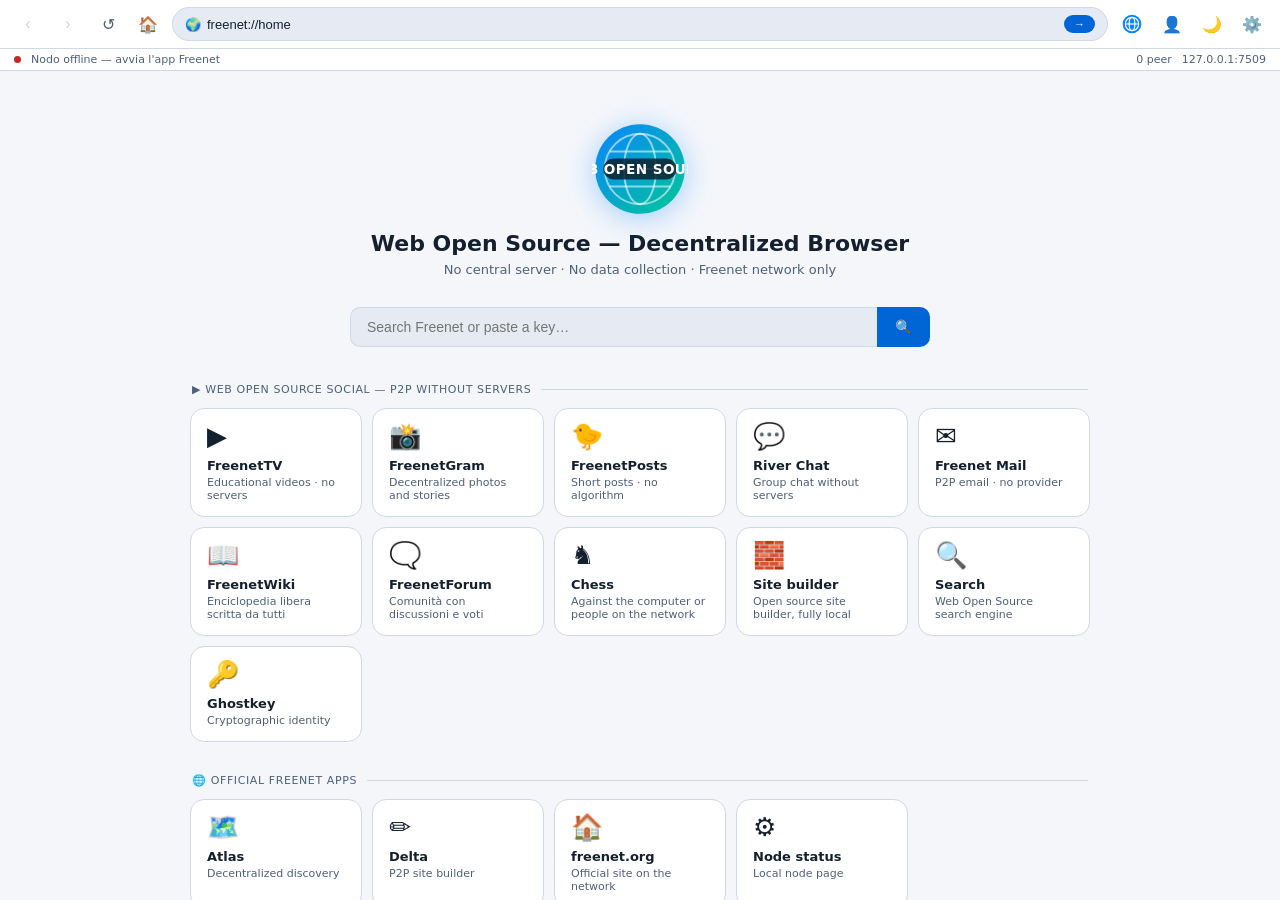
<file: app/src/main/assets/index.html>
<!DOCTYPE html>
<html lang="it">
<head>
<meta charset="UTF-8">
<meta name="viewport" content="width=device-width, initial-scale=1.0">
<title>Web Open Source⁠</title>
<link rel="stylesheet" href="fn-theme.css">
<script src="fn-api.js"></script>
<script src="fn-ws.js"></script>
<script src="fn-net.js"></script>
<style>
:root {
  --bg:     #0d1b2a;
  --bg2:    #112240;
  --bg3:    #1a3358;
  --accent: #0a84ff;
  --green:  #00c896;
  --danger: #ff453a;
  --warn:   #ff9f0a;
  --text:   #e8edf4;
  --text2:  #8fa8c8;
  --border: #1e3a5f;
  --r:      10px;
}

:root[data-theme="light"] {
  --bg: #f4f6fa; --bg2: #ffffff; --bg3: #e6ebf3; --accent: #0066d6; --red: #c62828; --green: #00876a;
  --warn: #b86e00; --danger: #c62828; --text: #14202e; --text2: #4d617a; --border: #cfd8e5;
}
* { box-sizing: border-box; margin: 0; padding: 0; }
html, body { height: 100%; overflow: hidden; }
body { background: var(--bg); color: var(--text); font-family: 'Segoe UI', system-ui, sans-serif; display: flex; flex-direction: column; }

/* ── TOPBAR ── */

.topbar {
  display: flex; align-items: center; gap: 8px;
  padding: 7px 12px; background: var(--bg2);
  border-bottom: 1px solid var(--border); flex-shrink: 0; z-index: 50;
}
.nav-btn {
  width: 32px; height: 32px; border-radius: 50%;
  background: none; border: none; color: var(--text2);
  font-size: 16px; cursor: pointer; flex-shrink: 0;
  display: flex; align-items: center; justify-content: center;
  transition: background .15s, color .15s;
}
.nav-btn:hover:not(:disabled) { background: var(--bg3); color: var(--text); }
.nav-btn:disabled { opacity: .28; cursor: default; }

.addr-wrap {
  flex: 1; min-width: 0; display: flex; align-items: center; gap: 6px;
  background: var(--bg3); border: 1px solid var(--border);
  border-radius: 20px; padding: 0 12px; height: 34px; transition: border .2s, box-shadow .2s;
}
.addr-wrap:focus-within { border-color: var(--accent); box-shadow: 0 0 0 3px rgba(10,132,255,.15); }
.addr-lock { font-size: 13px; flex-shrink: 0; }
#addr { flex: 1; min-width: 0; background: transparent; border: none; outline: none; color: var(--text); font-size: 13px; cursor: pointer; }
#addr:focus { cursor: text; }
.addr-go { background: var(--accent); border: none; color: #fff; padding: 3px 10px; border-radius: 12px; font-size: 11px; font-weight: 700; cursor: pointer; }

.topbar-right { display: flex; align-items: center; gap: 8px; flex-shrink: 0; position: relative; }
.btn-accedi { padding: 6px 16px; border-radius: 8px; background: var(--accent); border: none; color: #fff; font-size: 12px; font-weight: 700; cursor: pointer; }
.btn-accedi:hover { opacity: .85; }
.avatar-btn { width: 30px; height: 30px; border-radius: 50%; background: linear-gradient(135deg,var(--accent),var(--green)); border: none; color: #fff; font-weight: 700; font-size: 12px; cursor: pointer; display: none; align-items: center; justify-content: center; }

/* user menu */
.user-menu { position: absolute; top: 38px; right: 0; background: var(--bg2); border: 1px solid var(--border); border-radius: var(--r); padding: 6px 0; min-width: 200px; box-shadow: 0 8px 24px #0005; display: none; z-index: 200; }
.user-menu.open { display: block; }
.um-head { padding: 10px 14px; border-bottom: 1px solid var(--border); }
.um-name { font-weight: 700; font-size: 14px; }
.um-sub  { font-size: 11px; color: var(--text2); }
.um-item { padding: 9px 14px; font-size: 13px; cursor: pointer; }
.um-item:hover { background: var(--bg3); }
.um-sep  { height: 1px; background: var(--border); margin: 4px 0; }
.um-danger { color: var(--danger); }

/* ── NODE STATUS ── */
.node-bar {
  display: flex; align-items: center; gap: 10px; padding: 4px 14px;
  background: var(--bg2); border-bottom: 1px solid var(--border);
  font-size: 11px; color: var(--text2); flex-shrink: 0;
}
.node-dot { width: 7px; height: 7px; border-radius: 50%; background: #555; flex-shrink: 0; }
.node-dot.on  { background: var(--green); box-shadow: 0 0 6px var(--green); }
.node-dot.off { background: var(--danger); }
.node-bar-right { margin-left: auto; display: flex; gap: 10px; }

/* ── BROWSER FRAME ── */
.browser-area { flex: 1; position: relative; overflow: hidden; }
#fn-frame {
  position: absolute; inset: 0; width: 100%; height: 100%;
  border: none; background: var(--bg);
}
.home-overlay {
  position: absolute; inset: 0; background: var(--bg);
  display: flex; flex-direction: column; align-items: center;
  padding: 50px 20px 30px; overflow-y: auto;
}
.fn-logo { width: 96px; height: 96px; margin-bottom: 14px; filter: drop-shadow(0 4px 14px rgba(10,132,255,.35)); }
.fn-title { font-size: 22px; font-weight: 700; margin-bottom: 6px; }
.fn-sub   { font-size: 13px; color: var(--text2); margin-bottom: 30px; text-align: center; }
.search-box { display: flex; width: 100%; max-width: 520px; margin-bottom: 36px; }
.search-box input { flex:1; padding: 11px 16px; border-radius: var(--r) 0 0 var(--r); background: var(--bg3); border: 1px solid var(--border); border-right: none; color: var(--text); font-size: 14px; outline: none; }
.search-box input:focus { border-color: var(--accent); }
.search-box button { padding: 11px 18px; background: var(--accent); border: none; border-radius: 0 var(--r) var(--r) 0; color: #fff; font-size: 14px; cursor: pointer; font-weight: 700; }
/* grid 3 colonne su PC, 2 su tablet, 1 su mobile */
.ql-grid { display: grid; grid-template-columns: repeat(auto-fill, minmax(160px,1fr)); gap: 10px; width: 100%; max-width: 900px; margin-bottom: 32px; }
.ql { display: flex; flex-direction: column; align-items: flex-start; gap: 3px; padding: 14px 16px; background: var(--bg2); border: 1px solid var(--border); border-radius: 14px; cursor: pointer; transition: all .15s; text-decoration: none; color: var(--text); }
.ql:hover { border-color: var(--accent); background: var(--bg3); transform: translateY(-2px); box-shadow: 0 4px 16px rgba(10,132,255,.12); }
.ql-icon { font-size: 26px; line-height: 1; margin-bottom: 6px; }
.ql-name { font-size: 13px; font-weight: 700; }
.ql-desc { font-size: 11px; color: var(--text2); display: block; }
/* sezioni con linea separatrice */
.sec-label { font-size: 11px; color: var(--text2); letter-spacing: .6px; text-transform: uppercase; margin-bottom: 12px; display: flex; align-items: center; gap: 10px; width: 100%; max-width: 900px; padding: 0 2px; }
.sec-label::after { content: ''; flex: 1; height: 1px; background: var(--border); }
.node-info-box { background: var(--bg2); border: 1px solid var(--border); border-radius: 12px; padding: 16px 20px; width: 100%; max-width: 900px; font-size: 13px; }
.node-info-box h3 { font-size: 13px; color: var(--text2); margin-bottom: 10px; letter-spacing: .5px; text-transform: uppercase; }
.ni-row { display: flex; justify-content: space-between; padding: 5px 0; border-bottom: 1px solid var(--border); }
.ni-row:last-child { border: none; }
.ni-val { color: var(--accent); font-weight: 600; }

/* ── MODAL LOGIN/REGISTER ── */
.modal-bg { position: fixed; inset: 0; background: #000000aa; backdrop-filter: blur(4px); display: none; align-items: center; justify-content: center; z-index: 999; }
.modal-bg.open { display: flex; }
.modal { background: var(--bg2); border: 1px solid var(--border); border-radius: 20px; padding: 34px 38px; width: 100%; max-width: 380px; text-align: center; position: relative; }
.modal-logo { width: 44px; height: 44px; border-radius: 50%; background: var(--accent); display: flex; align-items: center; justify-content: center; font-size: 18px; font-weight: 900; color: #fff; margin: 0 auto 12px; }
.modal h2 { font-size: 18px; margin-bottom: 4px; }
.modal p  { font-size: 13px; color: var(--text2); margin-bottom: 20px; }
.field { margin-bottom: 12px; text-align: left; }
.field label { font-size: 12px; color: var(--text2); display: block; margin-bottom: 4px; }
.field input { width: 100%; padding: 10px 12px; border-radius: var(--r); background: var(--bg3); border: 1px solid var(--border); color: var(--text); font-size: 13px; outline: none; }
.field input:focus { border-color: var(--accent); }
.err { font-size: 12px; color: var(--danger); margin-top: 4px; display: none; }
.btn-sub { width: 100%; padding: 11px; border-radius: var(--r); background: var(--accent); border: none; color: #fff; font-size: 14px; font-weight: 700; cursor: pointer; margin-top: 4px; }
.btn-sub:hover { opacity: .88; }
.mfooter { font-size: 12px; color: var(--text2); margin-top: 14px; }
.mfooter a { color: var(--accent); cursor: pointer; }
.modal-x { position: absolute; top: 12px; right: 14px; background: none; border: none; font-size: 18px; color: var(--text2); cursor: pointer; }

/* ── RESPONSIVE MOBILE ── */
@media (max-width: 600px) {
  .topbar { padding: 5px 8px; gap: 5px; }
  .nav-btn { width: 28px; height: 28px; font-size: 14px; }
  .addr-wrap { padding: 0 8px; height: 30px; }
  #addr { font-size: 12px; }
  #btn-fwd, #node-addr { display: none; }
  .node-bar { padding: 4px 8px; white-space: nowrap; }
  #node-status-txt { min-width: 0; overflow: hidden; text-overflow: ellipsis; }
  .node-bar-right { flex-shrink: 0; }
  .btn-accedi { padding: 5px 10px; font-size: 11px; }
  .home-overlay { padding: 24px 12px 20px; }
  .fn-logo { width: 76px; height: 76px; }
  .fn-title { font-size: 17px; }
  .fn-sub { font-size: 12px; margin-bottom: 20px; }
  .search-box { margin-bottom: 24px; }
  .search-box input { font-size: 13px; padding: 10px 12px; }
  .search-box button { padding: 10px 14px; font-size: 13px; }
  .ql-grid { grid-template-columns: repeat(auto-fill, minmax(130px,1fr)); gap: 8px; }
  .ql { padding: 10px 12px; border-radius: 10px; }
  .ql-icon { font-size: 22px; }
  .ql-name { font-size: 12px; }
  .ql-desc { font-size: 10px; }
  .sec-label { font-size: 10px; }
  .node-info-box { padding: 12px 14px; }
}
.panel-bg { position: fixed; inset: 0; background: rgba(0,0,0,.55); z-index: 60; display: flex; align-items: flex-start; justify-content: center; padding: 60px 16px; }
.panel-box { background: var(--bg2); border: 1px solid var(--border); border-radius: 16px; padding: 18px; width: 100%; max-width: 420px; }
.panel-box h3 { margin-bottom: 12px; }
.panel-box .row { display: flex; gap: 8px; align-items: center; margin: 8px 0; flex-wrap: wrap; }
.panel-box .opt { flex: 1; padding: 10px; border: 1px solid var(--border); border-radius: 10px; text-align: center; cursor: pointer; background: none; color: inherit; font: inherit; }
.panel-box .opt.on { border-color: var(--accent, #5b8cff); font-weight: 700; }
.panel-box a.opt { display: block; text-decoration: none; }
.pf-top { display: flex; gap: 14px; align-items: center; margin-bottom: 10px; }
.pf-av { width: 64px; height: 64px; border-radius: 50%; background: var(--border); display: flex; align-items: center; justify-content: center; font-size: 28px; font-weight: 700; overflow: hidden; flex-shrink: 0; }
.pf-av img { width: 100%; height: 100%; object-fit: cover; }
.pf-field { display: block; font-size: 13px; margin-bottom: 10px; }
.pf-field input, .pf-field textarea { display: block; width: 100%; margin-top: 4px; padding: 9px 11px; border-radius: 10px; border: 1px solid var(--border); background: transparent; color: inherit; font: inherit; }
.pf-bio { white-space: pre-wrap; overflow-wrap: anywhere; opacity: .85; margin-bottom: 10px; }
</style>
</head>
<body>

<!-- ══ TOPBAR ══ -->
<div class="topbar">
  <button class="nav-btn" id="btn-back" onclick="goBack()" title="Indietro" disabled>‹</button>
  <button class="nav-btn" id="btn-fwd" onclick="goForward()" title="Avanti" disabled>›</button>
  <button class="nav-btn" id="btn-reload" onclick="reload()" title="Ricarica">↺</button>
  <button class="nav-btn" onclick="goHome()" title="Home" aria-label="Home">🏠</button>

  <div class="addr-wrap">
    <span class="addr-lock" id="addr-lock">🌍</span>
    <input id="addr" type="text" value="freenet://home" spellcheck="false"
      onfocus="this.select()"
      onkeydown="if(event.key==='Enter')navigate();if(event.key==='Escape')this.blur()">
    <button class="addr-go" onclick="navigate()">→</button>
  </div>

  <div class="topbar-right">
    <a class="nav-btn" href="search.html" title="Cerca" aria-label="Cerca"><svg viewBox="0 0 120 120" width="20" height="20" aria-hidden="true"><circle cx="60" cy="60" r="56" fill="#0a84ff"/><g fill="none" stroke="#fff" stroke-width="7"><circle cx="60" cy="60" r="40"/><ellipse cx="60" cy="60" rx="17" ry="40"/><path d="M20 60h80"/></g></svg></a>
    <button class="nav-btn" onclick="openPanel('profile')" title="Profilo" aria-label="Profilo">👤</button>
    <button class="nav-btn" id="theme-btn" onclick="FNet.setTheme(document.documentElement.dataset.theme === 'dark' ? 'light' : 'dark');themeIcon()" title="Chiaro / scuro" aria-label="Chiaro / scuro">🌙</button>
    <button class="nav-btn" onclick="openPanel('settings')" title="Impostazioni" aria-label="Impostazioni">⚙️</button>
  </div>
</div>

<!-- ══ NODE STATUS BAR ══ -->
<div class="node-bar">
  <div class="node-dot" id="node-dot"></div>
  <span id="node-status-txt">Verifica nodo locale…</span>
  <div class="node-bar-right">
    <span id="node-peers">— peer</span>
    <span id="node-addr">127.0.0.1:7509</span>
  </div>
</div>

<!-- ══ BROWSER AREA ══ -->
<div class="browser-area" id="browser-area">
  <!-- home overlay (shown when addr=freenet://home) -->
  <div class="home-overlay" id="home-overlay">
    <svg class="fn-logo" viewBox="0 0 120 120" role="img" aria-label="Web Open Source⁠"><defs><linearGradient id="lg" x1="0" y1="0" x2="1" y2="1"><stop offset="0" stop-color="#0a84ff"/><stop offset="1" stop-color="#00c896"/></linearGradient></defs><circle cx="60" cy="60" r="56" fill="url(#lg)"/><g fill="none" stroke="#fff" stroke-opacity=".55" stroke-width="2.5"><circle cx="60" cy="60" r="44"/><ellipse cx="60" cy="60" rx="20" ry="44"/><path d="M16 60h88M22 38h76M22 82h76"/></g><rect x="14" y="47" width="92" height="26" rx="13" fill="#0d1b2a" fill-opacity=".82"/><text x="60" y="66" text-anchor="middle" font-family="system-ui,Segoe UI,sans-serif" font-size="17" font-weight="800" fill="#fff" letter-spacing=".5">WEB OPEN SOURCE⁠</text></svg>
    <div class="fn-title">Web Open Source⁠ — Browser Decentralizzato</div>
    <div class="fn-sub">Nessun server centrale · Nessuna raccolta dati · Solo rete Freenet</div>

    <div class="search-box" style="max-width:580px">
      <input id="search-q" type="text" placeholder="Cerca su Freenet o incolla una chiave…" onkeydown="if(event.key==='Enter')doSearch()">
      <button onclick="doSearch()">🔍</button>
    </div>

    <div class="sec-label">▶ Web Open Source⁠ Social — P2P senza server</div>
    <div class="ql-grid">
      <a class="ql" onclick="navigate('freenet://video')">
        <span class="ql-icon">▶️</span>
        <span class="ql-name">FreenetTV</span>
        <span class="ql-desc">Video educativi · senza server</span>
      </a>
      <a class="ql" onclick="navigate('freenet://photos')">
        <span class="ql-icon">📸</span>
        <span class="ql-name">FreenetGram</span>
        <span class="ql-desc">Foto e storie decentralizzate</span>
      </a>
      <a class="ql" onclick="navigate('freenet://posts')">
        <span class="ql-icon">🐤</span>
        <span class="ql-name">FreenetPosts</span>
        <span class="ql-desc">Post brevi · nessun algoritmo</span>
      </a>
      <a class="ql" onclick="navigate('freenet://river')">
        <span class="ql-icon">💬</span>
        <span class="ql-name">River Chat</span>
        <span class="ql-desc">Chat di gruppo senza server</span>
      </a>
      <a class="ql" onclick="navigate('freenet://mail')">
        <span class="ql-icon">✉️</span>
        <span class="ql-name">Freenet Mail</span>
        <span class="ql-desc">Email P2P · nessun provider</span>
      </a>
      <a class="ql" onclick="navigate('freenet://wiki')">
        <span class="ql-icon">📖</span>
        <span class="ql-name">FreenetWiki</span>
        <span class="ql-desc">Enciclopedia libera scritta da tutti</span>
      </a>
      <a class="ql" onclick="navigate('freenet://forum')">
        <span class="ql-icon">🗨️</span>
        <span class="ql-name">FreenetForum</span>
        <span class="ql-desc">Comunità con discussioni e voti</span>
      </a>
      <a class="ql" onclick="navigate('freenet://chess')">
        <span class="ql-icon">♞</span>
        <span class="ql-name">Scacchi</span>
        <span class="ql-desc">Contro il computer o persone della rete</span>
      </a>
      <a class="ql" href="sito.html">
        <span class="ql-icon">🧱</span>
        <span class="ql-name">Crea sito</span>
        <span class="ql-desc">Editor di siti open source, tutto locale</span>
      </a>
      <a class="ql" onclick="navigate('freenet://search')">
        <span class="ql-icon">🔍</span>
        <span class="ql-name">Cerca</span>
        <span class="ql-desc">Motore di ricerca di Web Open Source⁠</span>
      </a>
      <a class="ql" onclick="navigate('freenet://ghostkey')">
        <span class="ql-icon">🔑</span>
        <span class="ql-name">Ghostkey</span>
        <span class="ql-desc">Identità crittografica</span>
      </a>
    </div>

    <div class="sec-label">🌐 App Freenet ufficiali</div>
    <div class="ql-grid">
      <a class="ql" onclick="navigate('freenet://atlas')">
        <span class="ql-icon">🗺️</span>
        <span class="ql-name">Atlas</span>
        <span class="ql-desc">Discovery decentralizzato</span>
      </a>
      <a class="ql" onclick="navigate('freenet://delta')">
        <span class="ql-icon">✏️</span>
        <span class="ql-name">Delta</span>
        <span class="ql-desc">Costruttore siti P2P</span>
      </a>
      <a class="ql" onclick="navigate('freenet://freenetorg')">
        <span class="ql-icon">🏠</span>
        <span class="ql-name">freenet.org</span>
        <span class="ql-desc">Sito ufficiale sulla rete</span>
      </a>
      <a class="ql" onclick="navigate('freenet://impostazioni')">
        <span class="ql-icon">⚙️</span>
        <span class="ql-name">Stato nodo</span>
        <span class="ql-desc">Pagina del nodo locale</span>
      </a>
    </div>

    <div class="node-info-box">
      <h3>Stato nodo Freenet</h3>
      <div class="ni-row"><span>Nodo locale</span><span class="ni-val" id="ni-addr">127.0.0.1:7509</span></div>
      <div class="ni-row"><span>Nodo remoto LAN</span><span class="ni-val" id="ni-remote">—</span></div>
      <div class="ni-row"><span>Stato</span><span class="ni-val" id="ni-net">—</span></div>
      <div class="ni-row"><span>Versione</span><span class="ni-val" id="ni-ver">—</span></div>
      <div class="ni-row"><span>Peer connessi</span><span class="ni-val" id="ni-peers">—</span></div>
    </div>

    <!-- Grafico rete nodi -->
    <div class="sec-label" style="margin-top:20px">📡 Grafico rete — Nodi connessi</div>
    <div style="background:var(--bg2);border:1px solid var(--border);border-radius:16px;padding:12px;width:100%;max-width:900px;margin-bottom:24px">
      <canvas id="node-graph" width="860" height="260" style="width:100%;height:auto;display:block;border-radius:8px"></canvas>
    </div>
  </div>

  <!-- iframe per contenuto Freenet reale -->
  <iframe id="fn-frame" style="display:none" sandbox="allow-scripts allow-same-origin allow-forms allow-popups"></iframe>
</div>

<script>
// ── lingua: italiano, inglese, cinese ───────────────────────────────────────────
const LANGS = { it: 'Italiano', en: 'English', zh: '中文' };
const T = {
  'Web Open Source⁠ — Browser Decentralizzato': ['Web Open Source⁠ — Decentralized Browser', 'Web Open Source⁠ — 去中心化浏览器'],
  'Nessun server centrale · Nessuna raccolta dati · Solo rete Freenet': ['No central server · No data collection · Freenet network only', '没有中央服务器 · 不收集数据 · 只用 Freenet 网络'],
  'Cerca su Freenet o incolla una chiave…': ['Search Freenet or paste a key…', '搜索 Freenet 或粘贴密钥…'],
  '▶ Web Open Source⁠ Social — P2P senza server': ['▶ Web Open Source⁠ Social — P2P without servers', '▶ Web Open Source⁠ 社交 — 无服务器点对点'],
  'Video educativi · senza server': ['Educational videos · no servers', '教育视频 · 无服务器'],
  'Foto e storie decentralizzate': ['Decentralized photos and stories', '去中心化的照片和故事'],
  'Post brevi · nessun algoritmo': ['Short posts · no algorithm', '短帖子 · 没有算法'],
  'Chat di gruppo senza server': ['Group chat without servers', '无服务器群聊'],
  'Email P2P · nessun provider': ['P2P email · no provider', '点对点邮件 · 无提供商'],
  'Scacchi': ['Chess', '国际象棋'],
  'Contro il computer o persone della rete': ['Against the computer or people on the network', '对战电脑或网络上的玩家'],
  'Cerca': ['Search', '搜索'],
  'Motore di ricerca di Web Open Source⁠': ['Web Open Source⁠ search engine', 'Web Open Source⁠ 搜索引擎'],
  'Crea sito': ['Site builder', '建站'], 'Editor di siti open source, tutto locale': ['Open source site builder, fully local', '开源建站工具，完全本地'],
  'Identità crittografica': ['Cryptographic identity', '加密身份'],
  '🌐 App Freenet ufficiali': ['🌐 Official Freenet apps', '🌐 Freenet 官方应用'],
  'Discovery decentralizzato': ['Decentralized discovery', '去中心化发现'],
  'Costruttore siti P2P': ['P2P site builder', '点对点网站构建器'],
  'Sito ufficiale sulla rete': ['Official site on the network', '网络上的官方网站'],
  'Stato nodo': ['Node status', '节点状态'],
  'Pagina del nodo locale': ['Local node page', '本地节点页面'],
  'Stato nodo Freenet': ['Freenet node status', 'Freenet 节点状态'],
  'Nodo locale': ['Local node', '本地节点'],
  'Nodo remoto LAN': ['Remote LAN node', '局域网远程节点'],
  'Stato': ['Status', '状态'],
  'Versione': ['Version', '版本'],
  'Peer connessi': ['Connected peers', '已连接节点'],
  '📡 Grafico rete — Nodi connessi': ['📡 Network graph — Connected nodes', '📡 网络图 — 已连接节点'],
  'Tema': ['Theme', '主题'], 'Scuro': ['Dark', '深色'], 'Chiaro': ['Light', '浅色'], 'Automatico': ['Automatic', '自动'],
  'Impostazioni': ['Settings', '设置'], 'Lingua': ['Language', '语言'], 'Chiudi': ['Close', '关闭'],
  'Altre impostazioni (nome, foto, account)': ['More settings (name, photo, account)', '更多设置（名字、照片、账户）'],
  'Profilo': ['Profile', '个人资料'], 'Modifica profilo': ['Edit profile', '编辑资料'],
  'I miei video': ['My videos', '我的视频'], 'Le mie foto': ['My photos', '我的照片'], 'I miei post': ['My posts', '我的帖子'],
  'Nessuna descrizione: aggiungila in Modifica profilo.': ['No bio yet: add one in Edit profile.', '还没有简介：在“编辑资料”中添加。'],
  'Codice identità': ['Identity code', '身份代码'],
};
function lang() { try { return localStorage.getItem('w70_lang') || ''; } catch { return window.__w70lang || ''; } }
function curLang() { const l = lang() || (navigator.language || 'it').slice(0, 2); return LANGS[l] ? l : 'it'; }
function tr(text) { const l = curLang(); return l === 'it' || !T[text] ? text : T[text][l === 'en' ? 0 : 1]; }
const originals = new WeakMap();
function applyLang() {
  document.documentElement.lang = curLang();
  for (const el of document.querySelectorAll('.fn-title,.fn-sub,.sec-label,.ql-name,.ql-desc,.node-info-box h3,.ni-row > span:first-child')) {
    if (!originals.has(el)) originals.set(el, el.textContent.trim());
    el.textContent = tr(originals.get(el));
  }
  const q = document.getElementById('search-q');
  if (!originals.has(q)) originals.set(q, q.placeholder);
  q.placeholder = tr(originals.get(q));
}
function setLang(l) {
  try { localStorage.setItem('w70_lang', l); } catch { window.__w70lang = l; }
  applyLang();
  openPanel('settings');
}
function closePanel() { document.querySelector('.panel-bg')?.remove(); }
async function openPanel(kind) {
  closePanel();
  const bg = document.createElement('div');
  bg.className = 'panel-bg';
  bg.onclick = e => { if (e.target === bg) closePanel(); };
  const esc = x => String(x).replace(/[&<>"']/g, c => '&#' + c.charCodeAt(0) + ';');
  if (kind === 'settings') {
    bg.innerHTML = `<div class="panel-box"><h3>⚙️ ${tr('Impostazioni')}</h3>
      <div>${tr('Lingua')}</div>
      <div class="row">${Object.entries(LANGS).map(([k, name]) => `<button class="opt ${k === curLang() ? 'on' : ''}" onclick="setLang('${k}')">${name}</button>`).join('')}</div>
      <div>${tr('Tema')}</div>
      <div class="row">${[['dark', '🌙 ' + tr('Scuro')], ['light', '☀️ ' + tr('Chiaro')], ['auto', '📱 ' + tr('Automatico')]].map(([k, l]) => `<button class="opt ${FNet.store.get('theme', 'auto') === k ? 'on' : ''}" onclick="FNet.setTheme('${k}');themeIcon();openPanel('settings')">${l}</button>`).join('')}</div>
      <div class="row"><button class="opt" onclick="openPanel('edit')">✏️ ${tr('Foto, nome e nickname')}</button><a class="opt" href="video.html#/settings">${tr('Account')}</a></div>
      <div class="row"><button class="opt" onclick="closePanel()">${tr('Chiudi')}</button></div></div>`;
  } else if (kind === 'edit') {
    const p = FNet.profile();
    const pic = FNet.safeImage(p.avatar);
    bg.innerHTML = `<form class="panel-box" onsubmit="event.preventDefault();saveHomeProfile(this)"><h3>✏️ ${tr('Modifica profilo')}</h3>
      <div class="pf-top"><div class="pf-av" id="pf-pic">${pic ? `<img src="${pic}" alt="">` : '👤'}</div>
        <label class="opt" style="cursor:pointer">📷 ${tr('Cambia foto')}<input type="file" name="avatar" accept="image/*" hidden onchange="previewAvatar(this)"></label>
        ${pic ? `<button type="button" class="opt" onclick="this.form.dataset.nopic=1;document.getElementById('pf-pic').textContent='👤'">${tr('Togli')}</button>` : ''}</div>
      <label class="pf-field">${tr('Nome')}<input name="name" maxlength="40" value="${esc(p.name || '')}" placeholder="${tr('Come ti vedono gli altri')}"></label>
      <label class="pf-field">${tr('Nickname')}<input name="nick" maxlength="24" value="${esc(p.nick || '')}" placeholder="@nickname" pattern="@?[A-Za-z0-9_.]{2,24}"></label>
      <label class="pf-field">${tr('Descrizione')}<textarea name="bio" maxlength="500" rows="3">${esc(p.bio || '')}</textarea></label>
      <div id="pf-state" style="font-size:13px;opacity:.75"></div>
      <div class="row"><button class="opt on">${tr('Salva')}</button><button type="button" class="opt" onclick="openPanel('profile')">${tr('Annulla')}</button></div></form>`;
  } else {
    const id = await FNet.identity();
    const p = FNet.profile();
    const name = await FNet.displayName();
    const pic = FNet.safeImage(p.avatar);
    bg.innerHTML = `<div class="panel-box"><h3>👤 ${tr('Profilo')}</h3>
      <div class="pf-top"><div class="pf-av">${pic ? `<img src="${pic}" alt="">` : esc(name[0].toUpperCase())}</div>
        <div><b style="font-size:18px;overflow-wrap:anywhere">${esc(name)}</b>${p.nick ? `<div style="opacity:.8">@${esc(p.nick)}</div>` : ''}<div style="opacity:.7;font-size:12px">${tr('Codice identità')}: ${esc(id.tag.slice(0, 12))}</div></div></div>
      <div class="pf-bio">${esc(p.bio || tr('Nessuna descrizione: aggiungila in Modifica profilo.'))}</div>
      <div class="row"><button class="opt" onclick="openPanel('edit')">✏️ ${tr('Modifica profilo')}</button></div>
      <div class="row"><a class="opt" href="video.html#/studio">▶️ ${tr('I miei video')}</a><a class="opt" href="photos.html#/me">📸 ${tr('Le mie foto')}</a><a class="opt" href="posts.html#/me">🐤 ${tr('I miei post')}</a></div>
      <div class="row"><button class="opt" onclick="closePanel()">${tr('Chiudi')}</button></div></div>`;
  }
  document.body.append(bg);
}
async function previewAvatar(input) {
  if (!input.files[0]) return;
  const url = await FNet.smallImage(input.files[0], 96, 0.6);
  input.form.dataset.pic = url;
  delete input.form.dataset.nopic;
  document.getElementById('pf-pic').innerHTML = `<img src="${url}" alt="">`;
}
async function saveHomeProfile(form) {
  const state = document.getElementById('pf-state');
  const p = { ...FNet.profile(), name: form.name.value.trim().slice(0, 40), nick: form.nick.value.trim().replace(/^@/, '').slice(0, 24), bio: form.bio.value.trim().slice(0, 500) };
  if (form.dataset.pic) p.avatar = form.dataset.pic;
  if (form.dataset.nopic) p.avatar = '';
  state.textContent = tr('Salvo sulla rete…');
  try {
    await FNet.saveProfile(p);
    openPanel('profile');
  } catch (e) {
    // Il profilo resta salvato qui e parte con la prossima pubblicazione.
    state.textContent = tr('Salvato su questo dispositivo') + ' · ' + e.message;
  }
}
function themeIcon() { const b = document.getElementById('theme-btn'); if (b) b.textContent = document.documentElement.dataset.theme === 'dark' ? '☀️' : '🌙'; }
addEventListener('DOMContentLoaded', () => { applyLang(); themeIcon(); });
if (document.readyState !== "loading") { applyLang(); themeIcon(); }

// Usa FN da fn-api.js (tutti i contratti e le app del progetto github.com/freenet)
// ── node status check ─────────────────────────────────────────────────────────
let nodeOnline = false;

// Il nodo non espone il dato in JSON: si legge dalla sua pagina di stato.
async function readPeerCount(node) {
  // Dentro Freenet (telefono): la pagina di stato non è leggibile, si chiede al nodo via WebSocket.
  if (window.FreenetWS && location.pathname.startsWith('/v1/contract/web/')) {
    try { const n = await FreenetWS.peerCount(); if (n !== null) return n; } catch {}
  }
  try {
    // Sul PC il nodo è un'altra origine e la sua pagina si legge tramite web70.py.
    const r = await fetch(location.protocol === 'file:' ? node.base + '/' : '/__node/');
    const doc = new DOMParser().parseFromString(await r.text(), 'text/html');
    for (const label of doc.querySelectorAll('.metric-label')) {
      if (label.textContent.trim() === 'Ring peers') {
        const n = parseInt(label.parentElement.querySelector('.metric-value').textContent, 10);
        return isNaN(n) ? null : n;
      }
    }
  } catch {}
  return null;
}

async function checkNode() {
  let node = await FN.detectNode();
  // Pagina servita dal nodo stesso: il nodo c'è per forza, anche se il controllo a parte non riesce.
  if (!node && location.pathname.startsWith('/v1/contract/web/')) node = { name: 'Freenet', base: location.origin };
  nodeOnline = !!node;
  const dot = document.getElementById('node-dot');
  const txt = document.getElementById('node-status-txt');
  try {
    const remIp = localStorage.getItem('fn_remote_node');
    document.getElementById('ni-remote').textContent = remIp ? remIp + ':7509' : '—';
  } catch {}
  const peers = node ? await readPeerCount(node) : 0;
  const shown = peers === null ? '—' : String(peers);
  document.getElementById('ni-peers').textContent = shown;
  document.getElementById('node-peers').textContent = shown + ' peer';
  graphSetPeers(node ? peers : null);
  if (node) {
    dot.className = 'node-dot on';
    txt.textContent = 'Nodo online: ' + node.name;
    document.getElementById('ni-net').textContent  = 'Online ✓';
    document.getElementById('ni-ver').textContent  = FN.getNodeVersion() || '—';
    document.getElementById('ni-addr').textContent = node.base.replace('http://', '');
    document.getElementById('node-addr').textContent = node.base.replace('http://', '');
  } else {
    dot.className = 'node-dot off';
    txt.textContent = 'Nodo offline — avvia l\'app Freenet';
    document.getElementById('ni-net').textContent = 'Offline';
    document.getElementById('ni-ver').textContent = '—';
  }
}

// ── grafico nodi: un punto per ogni peer reale ─────────────────────────────────
function graphSetPeers(count) {
  const canvas = document.getElementById('node-graph');
  const ctx = canvas.getContext('2d');
  const W = canvas.width, H = canvas.height, cx = W / 2, cy = H / 2 - 8;
  const n = count || 0;
  ctx.clearRect(0, 0, W, H);
  for (let i = 0; i < n; i++) {
    const a = i / n * Math.PI * 2 - Math.PI / 2;
    const x = cx + Math.cos(a) * 200, y = cy + Math.sin(a) * 90;
    ctx.beginPath(); ctx.moveTo(cx, cy); ctx.lineTo(x, y);
    ctx.strokeStyle = 'rgba(10,132,255,.3)'; ctx.stroke();
    ctx.beginPath(); ctx.arc(x, y, 6, 0, Math.PI * 2);
    ctx.fillStyle = '#0a84ff'; ctx.fill();
  }
  ctx.beginPath(); ctx.arc(cx, cy, 20, 0, Math.PI * 2);
  ctx.fillStyle = count === null ? '#2a3a4e' : '#0a60c0'; ctx.fill();
  ctx.textAlign = 'center'; ctx.textBaseline = 'middle';
  ctx.fillStyle = '#fff'; ctx.font = 'bold 13px system-ui';
  ctx.fillText(count === null ? '—' : String(n), cx, cy);
  ctx.fillStyle = 'rgba(255,255,255,.7)'; ctx.font = '11px system-ui';
  ctx.fillText('Nodo locale', cx, cy + 34);
}
checkNode();
setInterval(checkNode, 15000);

// ── archivio siti visitati (persistente) ──────────────────────────────────────
function loadSiteArchive()  { try { return JSON.parse(localStorage.getItem('fn_site_archive')||'[]'); } catch { return []; } }
function saveSiteArchive(a) { try { localStorage.setItem('fn_site_archive', JSON.stringify(a.slice(-500))); } catch {} }
function archiveSite(url, title) {
  if (!url || url === 'freenet://home') return;
  const a = loadSiteArchive();
  // evita duplicati consecutivi
  if (a.length && a[a.length-1].url === url) return;
  a.push({ url, title: title||url, time: new Date().toISOString() });
  saveSiteArchive(a);
}

// ── navigation ────────────────────────────────────────────────────────────────
let history_ = ['freenet://home'], histIdx = 0;
let pushed = true;

function updateNavUI(url) {
  document.getElementById('btn-back').disabled  = histIdx <= 0;
  document.getElementById('btn-fwd').disabled   = histIdx >= history_.length - 1;
  const lock = document.getElementById('addr-lock');
  if (!url || url === 'freenet://home') lock.textContent = '🌍';
  else if (url.startsWith('freenet://'))      lock.textContent = '🔒';
  else if (url.startsWith('https://'))        lock.textContent = '🔒';
  else                                        lock.textContent = '⚠️';
  document.getElementById('addr').value = url || 'freenet://home';
}

function navigate(url) {
  url = url || document.getElementById('addr').value.trim();
  if (!url) return;
  histIdx++; history_.splice(histIdx); history_.push(url);
  try { history.pushState({ w70: histIdx }, ''); pushed = true; } catch { pushed = false; }
  archiveSite(url, url);
  updateNavUI(url);
  loadUrl(url);
}
// Ogni pagina aperta è anche un passo della cronologia del browser: il gesto indietro
// del telefono (anche quello dei Samsung) torna alla pagina prima, come il pulsante ‹.
function goBack()    { if (histIdx <= 0) return; if (pushed) history.back(); else { const url = history_[--histIdx]; updateNavUI(url); loadUrl(url); } }
function goHome()    { navigate('freenet://home'); }
addEventListener('popstate', e => {
  const i = e.state && typeof e.state.w70 === 'number' ? e.state.w70 : 0;
  if (i === histIdx || !history_[i]) return;
  histIdx = i;
  updateNavUI(history_[i]);
  loadUrl(history_[i]);
});
// Dentro Freenet la pagina può non avere il permesso: allora resta solo il pulsante ‹.
try { history.replaceState({ w70: 0 }, ''); } catch {}
function goForward() { if (histIdx >= history_.length-1) return; if (pushed) history.forward(); else { const url = history_[++histIdx]; updateNavUI(url); loadUrl(url); } }
function reload()    { loadUrl(history_[histIdx]); }

const LOCAL_APPS = {
  'freenet://video':  'video.html',
  'freenet://photos': 'photos.html',
  'freenet://posts':  'posts.html',
  'freenet://chess':  'chess.html',
  'freenet://search': 'search.html',
  'freenet://wiki':   'wiki.html',
  'freenet://forum':  'forum.html',
};
const NAMED_APPS = ['atlas', 'river', 'mail', 'editor', 'delta', 'ghostkey', 'freenetorg', 'impostazioni'];
const KEY_RE = /^[1-9A-HJ-NP-Za-km-z]{32,50}$/;

// Solo app Freenet e pagine del nodo: un indirizzo qualsiasi farebbe rispondere al nodo 404 o 500.
function resolveTarget(url) {
  if (url.startsWith('freenet://')) {
    const name = url.slice('freenet://'.length).replace(/\/+$/, '');
    return NAMED_APPS.includes(name) || KEY_RE.test(name) ? FN.resolveUrl('freenet://' + name) : null;
  }
  if (KEY_RE.test(url)) return FN.resolveUrl('freenet://' + url);
  const node = FN.getActiveNode() || FN.NODES[0];
  return url.startsWith(node.base + '/') ? url : null;
}

function shellLink(label, msg) {
  return `<button onclick='window.parent.postMessage(${JSON.stringify({ __freenet_shell__: true, ...msg })},"*")' style="background:#112240;color:#e8edf4;border:1px solid #1e3a5f;border-radius:10px;padding:12px 16px;font-size:14px;font-weight:600;cursor:pointer;width:100%;margin-top:8px">${label}</button>`;
}

function showMessage(icon, title, text, links) {
  const frame = document.getElementById('fn-frame');
  frame.srcdoc = `<!DOCTYPE html><html><head><meta name="viewport" content="width=device-width,initial-scale=1"></head><body style="background:#0d1b2a;color:#e8edf4;font-family:system-ui,sans-serif;display:flex;align-items:center;justify-content:center;min-height:100vh;margin:0;padding:24px;box-sizing:border-box"><div style="max-width:420px;width:100%;text-align:center"><div style="font-size:44px;margin-bottom:12px">${icon}</div><div style="font-size:19px;font-weight:700;margin-bottom:8px">${title}</div><div style="font-size:13px;color:#8fa8c8;margin-bottom:16px;line-height:1.6">${text}</div>${links.join('')}</div></body></html>`;
}

const HOME_LINK = ['🏠 Torna alla home', { type: 'navigate', href: 'freenet://home' }];

async function loadUrl(url) {
  const frame = document.getElementById('fn-frame');
  const home  = document.getElementById('home-overlay');
  if (url === 'freenet://home' || !url) {
    frame.style.display = 'none';
    home.style.display  = 'flex';
    return;
  }
  if (LOCAL_APPS[url]) { window.open(LOCAL_APPS[url], '_self'); return; }
  home.style.display  = 'none';
  frame.style.display = 'block';

  if (!nodeOnline) await checkNode();
  const target = resolveTarget(url);
  if (!target) {
    showMessage('🔎', 'Indirizzo non valido',
      'Web Open Source⁠ apre solo app Freenet e chiavi di contratto, non indirizzi di Internet.',
      [shellLink(...HOME_LINK)]);
    return;
  }
  if (!nodeOnline) {
    showMessage('🔌', 'Nodo Freenet non attivo', 'Questa pagina è sulla rete Freenet: serve il nodo acceso.', [
      shellLink('↺ Riprova', { type: 'reload' }),
      shellLink(...HOME_LINK),
    ]);
    return;
  }
  // Le app Freenet si aprono a tutta pagina: dentro un riquadro alcune funzioni restano bloccate.
  // Dentro un sito Freenet non si può cambiare sito nello stesso riquadro: si apre a parte.
  if (location.pathname.startsWith('/v1/contract/web/')) window.open(target, '_blank');
  else window.location.href = target;
}

function doSearch() {
  const q = document.getElementById('search-q').value.trim();
  if (KEY_RE.test(q)) navigate('freenet://' + q);
  else location.href = 'search.html?q=' + encodeURIComponent(q);
}

// Messaggi dalle app nel frame (da freenet-core navigation_interceptor.js) e dalle pagine di avviso.
window.addEventListener('message', function(e) {
  if (e.source !== document.getElementById('fn-frame').contentWindow) return;
  if (!e.data || !e.data.__freenet_shell__) return;
  if (e.data.type === 'navigate' && typeof e.data.href === 'string') navigate(e.data.href);
  if (e.data.type === 'reload') reload();
});

(function init() {
  const open = (location.hash.match(/^#open=([A-Za-z0-9]+)$/) || [])[1];
  if (open) { history.replaceState(null, '', location.pathname); navigate('freenet://' + open); }
})();
</script>
</body>
</html>
</file>
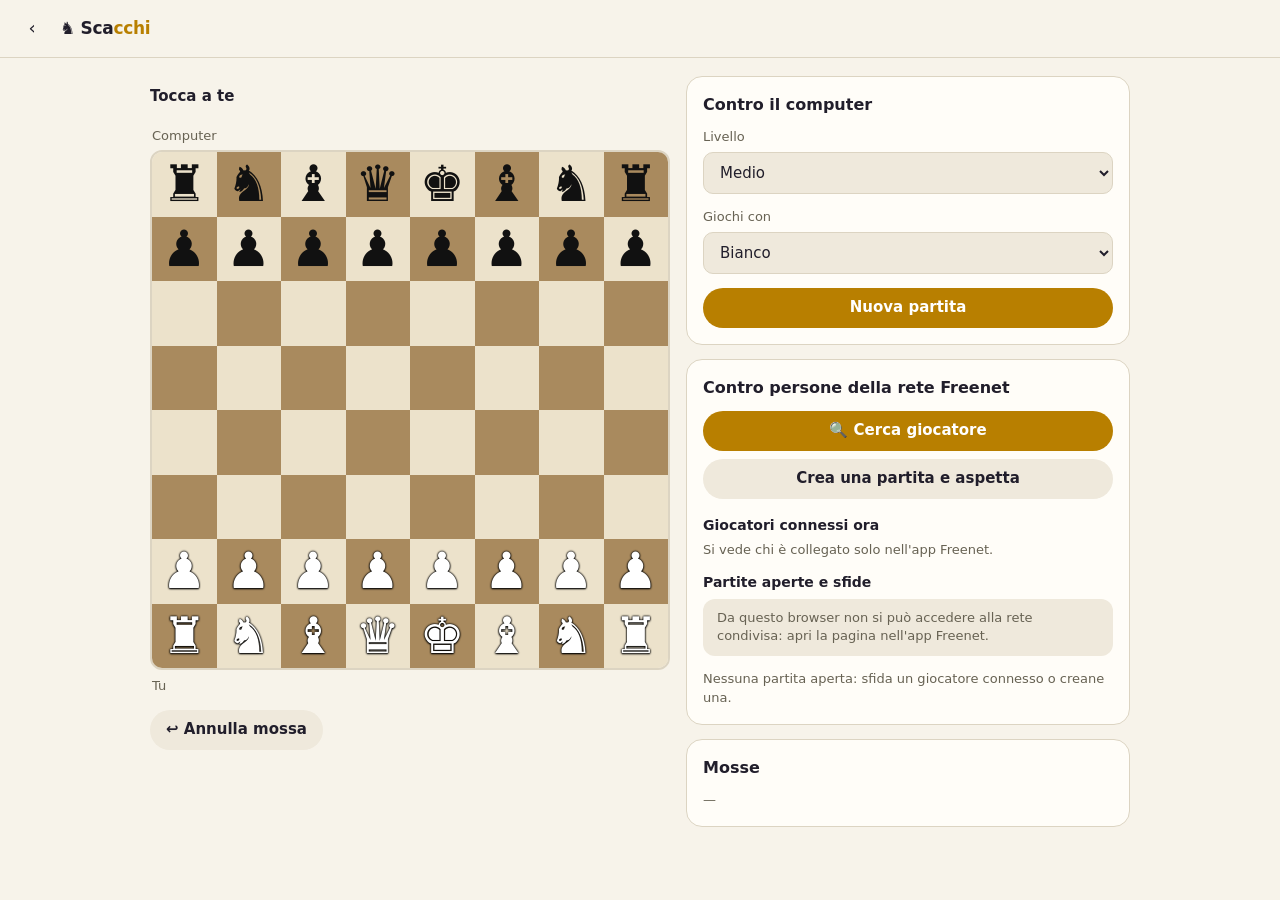
<file: app/src/main/assets/chess.html>
<!DOCTYPE html>
<html lang="it">
<head>
<meta charset="UTF-8">
<meta name="viewport" content="width=device-width, initial-scale=1, viewport-fit=cover">
<title>Scacchi — Web Open Source⁠</title>
<link rel="stylesheet" href="web7.css">
<style>
.layout { display: grid; gap: 16px; max-width: 980px; margin: auto; }
@media (min-width: 860px) { .layout { grid-template-columns: minmax(0, 520px) minmax(0, 1fr); } }
.board { display: grid; grid-template-columns: repeat(8, 1fr); width: 100%; aspect-ratio: 1; border-radius: 12px; overflow: hidden; border: 2px solid var(--line); user-select: none; }
.sq { position: relative; display: flex; align-items: center; justify-content: center; font-size: min(10vw, 50px); line-height: 1; cursor: pointer; padding: 0; color: #111; aspect-ratio: 1; }
.sq.light { background: #ece2cb; } .sq.dark { background: #a98a5e; }
.sq.white { color: #fff; text-shadow: 0 0 2px #000, 0 0 2px #000, 0 1px 2px #000; }
.sq.selected { box-shadow: inset 0 0 0 4px #1b9e8c; }
.sq.last { box-shadow: inset 0 0 0 4px rgba(245,179,1,.75); }
.sq.check { background: #e35d4f; }
.sq.hint::after { content: ''; position: absolute; width: 26%; height: 26%; border-radius: 50%; background: rgba(20,80,70,.55); }
.sq.hint.take::after { width: 84%; height: 84%; background: none; border: 4px solid rgba(20,80,70,.55); }
.captured { display: flex; align-items: center; gap: 1px; min-height: 30px; font-size: 22px; line-height: 1; padding: 3px 2px; flex-wrap: wrap; }
.captured .who { font-size: 13px; color: var(--muted); margin-right: 6px; }
.captured .adv { font-size: 13px; font-weight: 700; color: var(--teal); margin-left: 6px; }
.status { font-weight: 700; padding: 10px 0; min-height: 44px; }
.moves { max-height: 180px; overflow-y: auto; color: var(--muted); font-size: 13px; overflow-wrap: anywhere; }
.game { display: flex; align-items: center; gap: 10px; padding: 10px 0; border-top: 1px solid var(--line); min-width: 0; }
.promo { position: fixed; inset: 0; background: rgba(0,0,0,.6); display: flex; align-items: center; justify-content: center; z-index: 40; }
.promo div { background: var(--panel); border-radius: 14px; padding: 14px; display: flex; gap: 8px; }
.promo button { font-size: 38px; width: 58px; height: 58px; border-radius: 10px; background: var(--panel2); }
</style>
</head>
<body>
<header class="top">
  <a class="round" href="index.html" aria-label="Torna a Web Open Source⁠">‹</a>
  <a class="brand" href="chess.html">♞ Sca<b>cchi</b></a>
</header>
<main class="content" style="padding-bottom:30px">
  <div class="layout">
    <section>
      <div class="status" id="status" aria-live="polite"></div>
      <div class="captured" id="cap-top"></div>
      <div class="board" id="board"></div>
      <div class="captured" id="cap-bottom"></div>
      <div class="row wrap" id="board-actions" style="margin-top:10px"></div>
    </section>
    <section>
      <div class="panel"><h2>Contro il computer</h2>
        <label class="field"><span>Livello</span><select id="level"><option value="1">Facile</option><option value="2" selected>Medio</option><option value="3">Difficile</option></select></label>
        <label class="field"><span>Giochi con</span><select id="color"><option value="w">Bianco</option><option value="b">Nero</option></select></label>
        <button class="btn main" style="width:100%" onclick="startBot()">Nuova partita</button></div>
      <div class="panel"><h2>Contro persone della rete Freenet</h2>
        <button class="btn main" style="width:100%;margin-bottom:8px" onclick="findOpponent(this)">🔍 Cerca giocatore</button>
        <button class="btn" style="width:100%;margin-bottom:10px" onclick="createOnline()">Crea una partita e aspetta</button>
        <h3 style="font-size:14px;margin:6px 0">Giocatori connessi ora</h3>
        <div id="players"><p class="sub">Cerco chi è collegato…</p></div>
        <h3 style="font-size:14px;margin:12px 0 6px">Partite aperte e sfide</h3>
        <div id="lobby"><p class="sub">Leggo le partite aperte…</p></div></div>
      <div class="panel"><h2>Mosse</h2><div class="moves" id="moves">—</div></div>
    </section>
  </div>
</main>
<script src="fn-ws.js"></script>
<script src="fn-net.js"></script>
<script src="chess-engine.js"></script>
<script src="social.js"></script>
<script>
const { store, esc, timeAgo } = FNet;
const { toast } = Social;
const GLYPH = { K: '♚', Q: '♛', R: '♜', B: '♝', N: '♞', P: '♟', k: '♚', q: '♛', r: '♜', b: '♝', n: '♞', p: '♟' };
const LOBBY = 'chess:lobby';
const OPEN_MS = 2 * 3600 * 1000;
let game = null; // { mode:'bot'|'online', pos, history, moves, you, level, id, white, black, last, over }
let selected = -1;
let me = null;
let pollTimer = null;

const statusEl = document.getElementById('status');
const colorName = c => (c === 'w' ? 'Bianco' : 'Nero');

function newGame(mode, you, extra) {
  const pos = Chess.parseFen(Chess.START);
  return { mode, you, pos, history: [Chess.toFen(pos)], moves: [], last: null, result: null, ...extra };
}
function saveBot() {
  if (game && game.mode === 'bot') store.set('chess_bot', { moves: game.moves, you: game.you, level: game.level });
}
function replay(moves) {
  let pos = Chess.parseFen(Chess.START);
  const history = [Chess.toFen(pos)];
  let last = null;
  for (const uci of moves) {
    const m = Chess.findUci(pos, uci);
    if (!m) break;
    pos = Chess.makeMove(pos, m);
    history.push(Chess.toFen(pos));
    last = m;
  }
  return { pos, history, last };
}

function startBot() {
  stopPolling();
  store.del('chess_online');
  game = newGame('bot', document.getElementById('color').value, { level: Number(document.getElementById('level').value) });
  selected = -1;
  saveBot();
  draw();
  botTurn();
}
function resumeBot() {
  const saved = store.get('chess_bot');
  if (!saved) { game = newGame('bot', 'w', { level: 2 }); draw(); return; }
  game = { ...newGame('bot', saved.you, { level: saved.level }), ...replay(saved.moves), moves: saved.moves };
  draw();
  botTurn();
}
function botTurn() {
  if (!game || game.mode !== 'bot' || game.pos.turn === game.you || currentStatus().over) return;
  const g = game;
  setTimeout(() => {
    if (g !== game) return;
    const m = Chess.botMove(g.pos, g.level);
    if (m) applyLocal(m);
  }, 250);
}
function currentStatus() {
  if (game.result) return { over: true, ...game.result };
  return Chess.status(game.pos, game.history);
}
function applyLocal(m) {
  game.pos = Chess.makeMove(game.pos, m);
  game.history.push(Chess.toFen(game.pos));
  game.moves.push(Chess.toUci(m));
  game.last = m;
  selected = -1;
  saveBot();
  draw();
  botTurn();
}
function undo() {
  if (game.mode !== 'bot' || game.moves.length < 1) return;
  const back = game.pos.turn === game.you ? 2 : 1;
  const moves = game.moves.slice(0, Math.max(0, game.moves.length - back));
  Object.assign(game, replay(moves), { moves });
  selected = -1;
  saveBot();
  draw();
  botTurn();
}

function canMove() {
  if (!game || currentStatus().over) return false;
  // Online si muove solo quando l'avversario è entrato: prima la mossa resterebbe sospesa.
  if (game.mode === 'online' && !(game.white && game.black)) return false;
  return game.pos.turn === game.you;
}
function clickSquare(s) {
  if (!canMove()) return;
  const legal = Chess.legalMoves(game.pos);
  if (selected >= 0) {
    const options = legal.filter(m => m.from === selected && m.to === s);
    if (options.length === 1) { playMove(options[0]); return; }
    if (options.length > 1) { askPromotion(options); return; }
  }
  selected = Chess.colorOf(game.pos.b[s]) === game.pos.turn && legal.some(m => m.from === s) ? s : -1;
  draw();
}
function askPromotion(options) {
  const box = document.createElement('div');
  box.className = 'promo';
  const inner = document.createElement('div');
  for (const m of options) {
    const b = document.createElement('button');
    b.textContent = GLYPH[m.promo];
    b.onclick = () => { box.remove(); playMove(m); };
    inner.append(b);
  }
  box.append(inner);
  document.body.append(box);
}
function playMove(m) {
  if (game.mode === 'online') {
    const g = game;
    g.pendingSince = Date.now();
    sendOnlineMove(m).catch(e => {
      // Mossa non arrivata alla bacheca: la scacchiera torna com'è in rete, così si può riprovare.
      toast('Mossa non inviata: ' + e.message);
      g.pendingSince = 0;
      syncOnline(true);
    });
  }
  applyLocal(m);
}

// Pezzi mangiati: quelli che mancano rispetto all'inizio (una promozione non conta come pezzo perso).
const START_COUNT = { p: 8, n: 2, b: 2, r: 2, q: 1 };
const POINTS = { p: 1, n: 3, b: 3, r: 5, q: 9 };
function capturedBy(color) {
  const victim = color === 'w' ? 'b' : 'w';
  const left = { p: 0, n: 0, b: 0, r: 0, q: 0 };
  for (const piece of game.pos.b) {
    if (piece !== '.' && Chess.colorOf(piece) === victim && piece.toLowerCase() in left) left[piece.toLowerCase()]++;
  }
  const out = [];
  for (const kind of ['q', 'r', 'b', 'n', 'p']) {
    for (let i = left[kind]; i < START_COUNT[kind]; i++) out.push(kind);
  }
  return out;
}
function material(color) {
  return game.pos.b.reduce((sum, piece) => sum + (piece !== '.' && Chess.colorOf(piece) === color ? POINTS[piece.toLowerCase()] || 0 : 0), 0);
}
function drawCaptured() {
  const me = game.you || 'w', other = me === 'w' ? 'b' : 'w';
  const line = (color, label) => {
    const glyphs = capturedBy(color).map(k => GLYPH[k]).join('');
    const lead = material(color) - material(color === 'w' ? 'b' : 'w');
    return `<span class="who">${label}</span>${glyphs}${lead > 0 ? `<span class="adv">+${lead}</span>` : ''}`;
  };
  document.getElementById('cap-top').innerHTML = line(other, game.mode === 'bot' ? 'Computer' : 'Avversario');
  document.getElementById('cap-bottom').innerHTML = line(me, 'Tu');
}

function draw() {
  const board = document.getElementById('board');
  const st = currentStatus();
  const flip = game.you === 'b';
  const hints = selected >= 0 ? Chess.legalMoves(game.pos).filter(m => m.from === selected) : [];
  const kingAt = st.check || st.reason === 'scacco matto' ? game.pos.b.indexOf(game.pos.turn === 'w' ? 'K' : 'k') : -1;
  let html = '';
  for (let i = 0; i < 64; i++) {
    const s = flip ? 63 - i : i;
    const p = game.pos.b[s];
    const cls = ['sq', ((s >> 3) + (s % 8)) % 2 ? 'dark' : 'light'];
    if (p !== '.' && Chess.colorOf(p) === 'w') cls.push('white');
    if (s === selected) cls.push('selected');
    if (game.last && (s === game.last.from || s === game.last.to)) cls.push('last');
    if (s === kingAt) cls.push('check');
    const hint = hints.find(m => m.to === s);
    if (hint) cls.push('hint', p !== '.' || hint.ep ? 'take' : '');
    html += `<button class="${cls.join(' ')}" onclick="clickSquare(${s})" aria-label="${Chess.sqName(s)}">${p === '.' ? '' : GLYPH[p]}</button>`;
  }
  board.innerHTML = html;
  drawCaptured();
  let text;
  if (st.over) {
    text = st.winner ? `${colorName(st.winner)} vince: ${st.reason}` : `Patta: ${st.reason}`;
    if (st.winner && game.you) text += st.winner === game.you ? ' — hai vinto!' : ' — hai perso';
  } else if (game.mode === 'online' && !(game.white && game.black)) {
    text = 'In attesa di un avversario…';
  } else {
    text = game.pos.turn === game.you ? 'Tocca a te' : game.mode === 'bot' ? 'Il computer pensa…' : "Tocca all'avversario";
    if (st.check) text += ' — scacco!';
  }
  statusEl.textContent = (game.mode === 'online' ? 'Online · ' : '') + text;
  document.getElementById('moves').textContent = game.moves.map((m, i) => (i % 2 ? '' : `${i / 2 + 1}. `) + m).join(' ') || '—';
  const actions = document.getElementById('board-actions');
  if (game.mode === 'bot') actions.innerHTML = '<button class="btn" onclick="undo()">↩ Annulla mossa</button>';
  else actions.innerHTML = `${st.over ? '' : '<button class="btn danger" onclick="resign()">Abbandona</button>'}<button class="btn" onclick="leaveOnline()">Torna al computer</button>`;
}

// ── partite online: ogni mossa è un messaggio firmato sulla bacheca della partita ─
const gameTopic = id => 'chess:g:' + id;
// Entra nella partita aperta più vecchia di un altro giocatore; se non c'è, ne apre una e aspetta.
async function findOpponent(button) {
  if (!FNet.hasBridge()) { toast("Le partite online funzionano nell'app Freenet"); return; }
  button.disabled = true;
  button.textContent = 'Cerco un avversario…';
  try {
    me = me || await FNet.identity();
    const lobby = (await FNet.readItems(LOBBY)).filter(g => Date.now() - g.created < OPEN_MS);
    const free = async g => !(await FNet.read(gameTopic(g.id))).some(m => m.k === 'join');
    // Chi aspetta resta sulla sua partita più recente: si entra in quella, una per giocatore.
    const newestByHost = new Map();
    for (const g of lobby) {
      if (g.author === me.pub || (g.to && g.to !== me.tag)) continue;
      const known = newestByHost.get(g.author);
      if (!known || g.created > known.created) newestByHost.set(g.author, g);
    }
    for (const g of [...newestByHost.values()].sort((a, b) => b.created - a.created)) {
      if (await free(g)) {
        await joinOnline(g.id, g.color === 'w' ? 'w' : 'b', g.author);
        toast('Avversario trovato: ' + g.name);
        return;
      }
    }
    // Nessuno da sfidare: se ho già una partita aperta in attesa rientro in quella.
    const mine = lobby.filter(g => g.author === me.pub && !g.to).sort((a, b) => b.created - a.created)[0];
    if (mine && await free(mine)) {
      enterOnline(mine.id, mine.color === 'w' ? 'w' : 'b', me.pub);
      toast('Aspetto un avversario sulla tua partita aperta');
      return;
    }
    await createOnline();
  } catch (e) {
    toast('Ricerca non riuscita: ' + e.message);
  } finally {
    button.disabled = false;
    button.textContent = '🔍 Cerca giocatore';
  }
}
async function createOnline(to, toName) {
  me = me || await FNet.identity();
  if (!FNet.hasBridge()) { toast("Le partite online funzionano nell'app Freenet"); return; }
  const id = FNet.newId('g');
  const color = Math.random() < 0.5 ? 'w' : 'b';
  await FNet.saveItem(LOBBY, id, to ? { color, vis: 'public', to } : { color, vis: 'public' });
  enterOnline(id, color, me.pub);
  toast(to ? `Sfida inviata a ${toName}: aspetto che accetti` : 'Partita creata: aspetto un avversario');
  heartbeat();
  loadLobby();
}

// ── presenza: chi ha la pagina aperta lo dice ogni minuto, con un messaggio firmato ─
const PRESENCE = 'chess:presence';
const ONLINE_MS = 150 * 1000;
const playing = () => !!(game && game.mode === 'online' && !currentStatus().over);
async function heartbeat() {
  if (!FNet.hasBridge() || document.hidden) return;
  me = me || await FNet.identity();
  try { await FNet.saveItem(PRESENCE, me.tag.replace(/[^A-Za-z0-9_-]/g, ''), { busy: playing(), vis: 'public' }); } catch {}
}
let playersSeen = null;
async function loadPlayers() {
  const box = document.getElementById('players');
  me = me || await FNet.identity();
  // Una riga per giocatore: lo stesso nome compare una volta, con l'annuncio più recente.
  const byName = new Map();
  for (const p of (await FNet.readItems(PRESENCE)).filter(p => p.author !== me.pub && Date.now() - p.updated < ONLINE_MS)) {
    const known = byName.get(p.name);
    if (!known || p.updated > known.updated) byName.set(p.name, p);
  }
  const people = [...byName.values()];
  // Avviso quando qualcuno si collega (non al primo caricamento della pagina).
  for (const p of people) {
    if (playersSeen && !playersSeen.has(p.name) && !p.busy) toast(`${p.name} è connesso: puoi sfidarlo`);
  }
  playersSeen = new Set(people.map(p => p.name));
  box.innerHTML = people.length ? people.map(p => `<div class="game"><span class="grow"><b style="overflow-wrap:anywhere">${esc(p.name)}</b>
      <div class="sub">${p.busy ? '🔴 in partita' : '🟢 libero'} · visto ${esc(timeAgo(p.updated))}</div></span>
      ${p.busy ? '' : `<button class="btn" data-tag="${esc(p.tag)}" data-name="${esc(p.name)}" onclick="createOnline(this.dataset.tag,this.dataset.name)">Sfida</button>`}</div>`).join('')
    : `<p class="sub">${FNet.hasBridge() ? 'Nessun altro giocatore collegato in questo momento.' : "Si vede chi è collegato solo nell'app Freenet."}</p>`;
}
let joining = false;
// Dal pulsante della lista: mostra che sta lavorando e ignora i clic ripetuti.
async function joinFromButton(button) {
  if (joining) return;
  const label = button.textContent;
  button.disabled = true;
  button.textContent = 'Entro nella partita…';
  try {
    await joinOnline(button.dataset.id, button.dataset.color, button.dataset.host);
  } catch (e) {
    toast('Non riesco a entrare: ' + e.message);
  } finally {
    button.disabled = false;
    button.textContent = label;
  }
}
async function joinOnline(id, color, host) {
  if (joining) return;
  joining = true;
  try { await joinOnlineNow(id, color, host); } finally { joining = false; }
}
async function joinOnlineNow(id, color, host) {
  me = me || await FNet.identity();
  if (host !== me.pub) {
    const msgs = await FNet.read(gameTopic(id));
    const taken = msgs.find(m => m.k === 'join');
    if (!taken) await FNet.post(gameTopic(id), 'join', {});
    else if (taken.author !== me.pub) { toast('Partita già iniziata'); return; }
  }
  enterOnline(id, color, host);
}
function enterOnline(id, hostColor, host) {
  stopPolling();
  const you = host === me.pub ? hostColor : hostColor === 'w' ? 'b' : 'w';
  const guest = host === me.pub ? null : me.pub;
  game = newGame('online', you, { id, hostColor, host, white: hostColor === 'w' ? host : guest, black: hostColor === 'b' ? host : guest });
  store.set('chess_online', { id, hostColor, host });
  selected = -1;
  draw();
  syncOnline();
  pollTimer = setInterval(syncOnline, 4000);
}
function stopPolling() { if (pollTimer) clearInterval(pollTimer); pollTimer = null; }
function leaveOnline() {
  stopPolling();
  store.del('chess_online');
  resumeBot();
  heartbeat();
}
// Vale la prima mossa legale del giocatore giusto per ogni turno: tutti ricostruiscono la stessa partita.
function rebuild(g, messages) {
  // L'avversario è chi è entrato; se il suo ingresso non è ancora arrivato dalla rete vale la sua
  // prima mossa, e per chi è entrato vale subito la sua scelta: così può muovere senza aspettare.
  const join = messages.find(m => m.k === 'join' && m.author !== g.host)
    || messages.find(m => m.k === 'mv' && m.author !== g.host);
  const guest = join ? join.author : me && g.host !== me.pub ? me.pub : null;
  const white = g.hostColor === 'w' ? g.host : guest;
  const black = g.hostColor === 'b' ? g.host : guest;
  let pos = Chess.parseFen(Chess.START);
  const moves = [];
  const history = [Chess.toFen(pos)];
  let last = null, result = null;
  for (const m of messages) {
    if (result) break;
    if (m.k === 'resign' && (m.author === white || m.author === black)) {
      result = { reason: 'abbandono', winner: m.author === white ? 'b' : 'w' };
    } else if (m.k === 'mv' && m.n === moves.length && m.author === (pos.turn === 'w' ? white : black)) {
      const legal = Chess.findUci(pos, String(m.uci));
      if (legal) {
        pos = Chess.makeMove(pos, legal);
        moves.push(Chess.toUci(legal));
        history.push(Chess.toFen(pos));
        last = legal;
      }
    }
  }
  return { white, black, pos, moves, history, last, result };
}
const PENDING_MS = 60 * 1000;
async function syncOnline(force) {
  const g = game;
  if (!g || g.mode !== 'online') return;
  let messages;
  try { messages = await FNet.read(gameTopic(g.id)); } catch { return; }
  if (game !== g) return;
  const next = rebuild(g, messages);
  // La mia mossa non è ancora arrivata alla bacheca: si aspetta un po', poi vale quella in rete.
  if (next.moves.length < g.moves.length && !next.result && !force && Date.now() - (g.pendingSince || 0) < PENDING_MS) return;
  if (next.moves.length < g.moves.length) force = true;
  const changed = next.moves.length !== g.moves.length || !g.white !== !next.white || !g.black !== !next.black || !!next.result !== !!g.result;
  Object.assign(g, next);
  if (changed || force) { selected = -1; draw(); }
}
async function sendOnlineMove(m) {
  const r = await FNet.post(gameTopic(game.id), 'mv', { n: game.moves.length, uci: Chess.toUci(m) });
  if (r.queued) toast('Mossa salvata: partirà quando il nodo risponde');
}
async function resign() {
  if (!await FNet.ask('Abbandonare la partita?')) return;
  await FNet.post(gameTopic(game.id), 'resign', {});
  syncOnline();
}
async function loadLobby() {
  const box = document.getElementById('lobby');
  me = me || await FNet.identity();
  const all = (await FNet.readItems(LOBBY)).filter(g => Date.now() - g.created < OPEN_MS);
  // Una partita per giocatore: la più recente, che è quella su cui sta aspettando.
  const newest = new Map();
  for (const g of all.filter(g => !g.to || g.to === me.tag || g.author === me.pub)) {
    const key = g.name + '|' + (g.to || '');
    const known = newest.get(key);
    if (!known || g.created > known.created) newest.set(key, g);
  }
  const list = [...newest.values()].sort((a, b) => b.created - a.created);
  const invites = list.filter(g => g.to === me.tag && g.author !== me.pub);
  const seen = store.get('chess_invites_seen', {});
  for (const g of invites) {
    if (!seen[g.id]) { seen[g.id] = 1; toast(`${g.name} ti sfida a scacchi`); }
  }
  store.set('chess_invites_seen', seen);
  box.innerHTML = Social.offlineNotice(all.online) + (list.length ? list.map(g => {
    const invite = g.to === me.tag && g.author !== me.pub;
    const label = g.author === me.pub ? 'Riprendi' : invite ? 'Accetta' : 'Gioca';
    return `<div class="game">
      <span class="grow"><b style="overflow-wrap:anywhere">${esc(g.name)}</b><div class="sub">${invite ? '⚔️ ti ha sfidato · ' : g.to ? 'sfida privata · ' : ''}gioca col ${g.color === 'w' ? 'bianco' : 'nero'} · ${esc(timeAgo(g.created))}</div></span>
      <button class="btn ${invite ? 'main' : ''}" data-id="${esc(g.id)}" data-color="${g.color === 'w' ? 'w' : 'b'}" data-host="${esc(g.author)}" onclick="joinFromButton(this)">${label}</button></div>`;
  }).join('') : '<p class="sub">Nessuna partita aperta: sfida un giocatore connesso o creane una.</p>');
}

(async function init() {
  me = await FNet.identity();
  const online = store.get('chess_online');
  if (online) enterOnline(online.id, online.hostColor, online.host);
  else resumeBot();
  loadLobby();
  heartbeat().then(loadPlayers);
  setInterval(loadLobby, 20000);
  setInterval(loadPlayers, 20000);
  setInterval(heartbeat, 60000);
  document.addEventListener('visibilitychange', () => { if (!document.hidden) { heartbeat(); loadPlayers(); loadLobby(); } });
})();
</script>
</body>
</html>
</file>
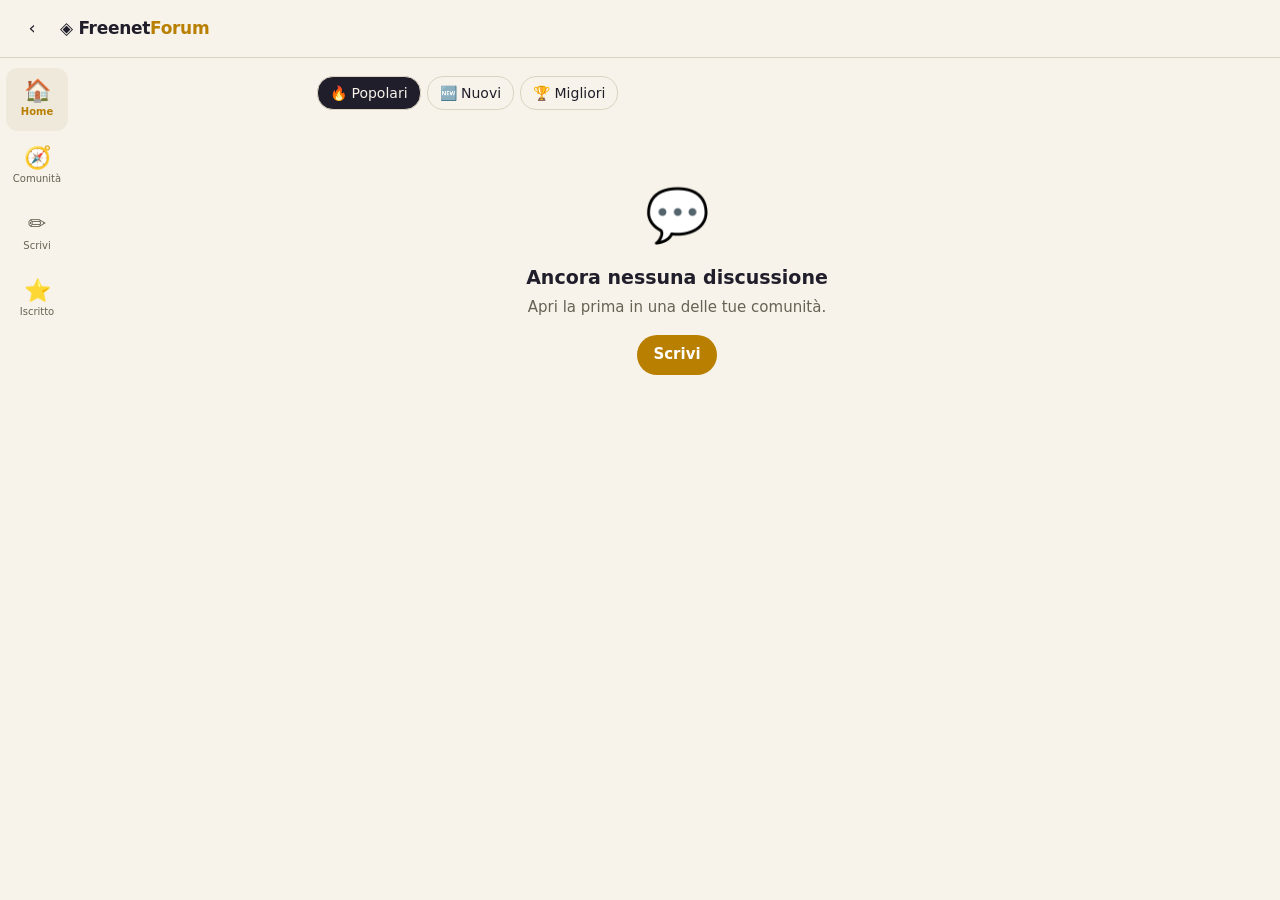
<file: app/src/main/assets/forum.html>
<!DOCTYPE html>
<html lang="it">
<head>
<meta charset="UTF-8">
<meta name="viewport" content="width=device-width, initial-scale=1, viewport-fit=cover">
<title>FreenetForum — Web Open Source⁠</title>
<link rel="stylesheet" href="web7.css">
<style>
.column { max-width: 720px; margin: auto; }
.thread { display: flex; gap: 10px; background: var(--panel); border: 1px solid var(--line); border-radius: var(--radius); padding: 10px; margin-bottom: 10px; }
.score { display: flex; flex-direction: column; align-items: center; min-width: 38px; font-weight: 700; font-size: 14px; }
.score button { font-size: 20px; line-height: 1; padding: 2px 6px; color: var(--muted); }
.score button.on.up { color: #ff6a2b; }
.score button.on.down { color: #6b7cff; }
.thread .body { min-width: 0; flex: 1; }
.thread h3 { font-size: 16px; margin: 2px 0 4px; overflow-wrap: anywhere; }
.thread .text { white-space: pre-wrap; overflow-wrap: anywhere; margin: 6px 0; }
.sorts { display: flex; gap: 6px; margin-bottom: 12px; flex-wrap: wrap; }
.sorts a { padding: 6px 12px; border-radius: 16px; border: 1px solid var(--line); font-size: 14px; }
.sorts a.on { background: var(--text); color: var(--bg); }
.comm { display: flex; align-items: center; gap: 10px; padding: 10px 0; border-bottom: 1px solid var(--line); }
.comm .ic { width: 38px; height: 38px; border-radius: 50%; background: var(--panel2); display: flex; align-items: center; justify-content: center; font-size: 20px; flex-shrink: 0; }
.field { display: block; margin-bottom: 12px; }
.field span { display: block; font-size: 13px; color: var(--muted); margin-bottom: 4px; }
.field input, .field textarea, .field select { width: 100%; padding: 10px 12px; background: var(--panel2); border: 1px solid var(--line); border-radius: 10px; color: var(--text); min-width: 0; }
.field textarea { min-height: 140px; resize: vertical; }
.banner { background: linear-gradient(120deg, var(--accent), var(--panel2)); border-radius: var(--radius); padding: 16px; margin-bottom: 12px; color: #fff; }
.banner h1 { font-size: 22px; overflow-wrap: anywhere; }
</style>
</head>
<body>
<header class="top">
  <a class="round" href="index.html" aria-label="Torna a Web Open Source⁠">‹</a>
  <a class="brand" href="#/home">◈ Freenet<b>Forum</b></a>
  <span class="grow"></span>
</header>
<div class="shell">
  <nav class="side" id="side"></nav>
  <main class="content" id="app"></main>
</div>
<nav class="bottom" id="bottom"></nav>

<script src="fn-ws.js"></script>
<script src="fn-net.js"></script>
<script src="social.js"></script>
<script>
// Comunità di discussione sulla rete Freenet: ogni comunità è una bacheca di discussioni firmate,
// i voti su e giù e i commenti stanno nella bacheca di ogni discussione.
const { store, esc, timeAgo } = FNet;
const { toast, offlineNotice, drawComments } = Social;
const COMMUNITIES = 'forum:subs';
const BASE = [['scienza', '🔬', 'Fisica, chimica, biologia, astronomia'], ['matematica', '➗', 'Esercizi, dimostrazioni e curiosità'],
  ['programmazione', '💻', 'Codice, linguaggi e progetti'], ['storia', '🏛️', 'Eventi, persone e fonti'],
  ['lingue', '🗣️', 'Imparare e praticare le lingue'], ['tecnologia', '⚙️', 'Come funzionano le cose'], ['freenet', '◈', 'La rete Freenet e Web Open Source⁠']];
const NAV = [['#/home', '🏠', 'Home'], ['#/all', '🧭', 'Comunità'], ['#/scrivi', '✏️', 'Scrivi'], ['#/joined', '⭐', 'Iscritto']];
const app = document.getElementById('app');
const feedOf = c => 'forum:r:' + c;
const nameOk = n => /^[a-z0-9_]{3,24}$/.test(n);
const joined = () => store.get('forum_joined', ['scienza', 'matematica', 'programmazione', 'freenet']);
let me = null;

async function communities() {
  const extra = (await FNet.readItems(COMMUNITIES)).filter(FNet.isVisible);
  const map = new Map(BASE.map(([name, icon, desc]) => [name, { name, icon, desc }]));
  for (const c of extra) {
    const name = String(c.name || '').toLowerCase();
    if (nameOk(name) && !map.has(name)) map.set(name, { name, icon: String(c.icon || '💬').slice(0, 2), desc: String(c.desc || '').slice(0, 140), author: c.author });
  }
  const list = [...map.values()];
  list.online = extra.online;
  return list;
}
async function threadsOf(name) {
  const list = (await FNet.readItems(feedOf(name))).filter(FNet.isVisible).map(t => ({ ...t, community: name }));
  return list;
}
async function withScores(list) {
  me = me || await FNet.identity();
  await Promise.all(list.map(async t => {
    const a = FNet.foldActivity(await FNet.read('c:' + t.id));
    t.score = a.likes - a.dislikes;
    t.mine = a.votes.get(me.pub) || 0;
    t.comments = a.comments.length;
  }));
  return list;
}
// Come i forum più usati: "Popolari" pesa i voti con l'età, "Nuovi" per data, "Migliori" per voti.
function sortThreads(list, how) {
  const hot = t => (Math.sign(t.score) * Math.log10(Math.max(1, Math.abs(t.score) + 1))) + t.created / 45000000;
  if (how === 'new') return list.sort((a, b) => b.created - a.created);
  if (how === 'top') return list.sort((a, b) => b.score - a.score || b.created - a.created);
  return list.sort((a, b) => hot(b) - hot(a));
}
function threadHtml(t, full) {
  return `<div class="thread" id="t-${esc(t.id)}"><div class="score">
      <button class="up ${t.mine === 1 ? 'on' : ''}" onclick="vote(${esc(JSON.stringify(t.id))},1)" aria-label="Voto su">▲</button><span>${t.score}</span>
      <button class="down ${t.mine === -1 ? 'on' : ''}" onclick="vote(${esc(JSON.stringify(t.id))},-1)" aria-label="Voto giù">▼</button></div>
    <div class="body"><div class="sub"><a href="#/r/${esc(t.community)}"><b>f/${esc(t.community)}</b></a> · ${esc(t.name)} · ${esc(timeAgo(t.created))}</div>
      <a href="#/t/${esc(t.community)}/${esc(t.id)}"><h3>${esc(t.title)}</h3></a>
      ${full || (t.text && t.text.length < 280) ? `<div class="text">${esc(t.text || '')}</div>` : t.text ? `<div class="text">${esc(t.text.slice(0, 260))}…</div>` : ''}
      <div class="row wrap" style="gap:4px"><a class="btn" href="#/t/${esc(t.community)}/${esc(t.id)}">💬 ${t.comments}</a>
      <button class="btn" onclick="share(${esc(JSON.stringify(t.community))},${esc(JSON.stringify(t.id))})">↗ Condividi</button>
      ${t.author === (me && me.pub) ? `<button class="btn danger" onclick="removeThread(${esc(JSON.stringify(t.community))},${esc(JSON.stringify(t.id))})">Elimina</button>` : `<button class="btn" onclick="report(${esc(JSON.stringify(t.community))},${esc(JSON.stringify(t.id))})">Segnala</button>`}</div></div></div>`;
}
const sortsHtml = (base, how) => `<div class="sorts">${[['hot', '🔥 Popolari'], ['new', '🆕 Nuovi'], ['top', '🏆 Migliori']].map(([k, l]) => `<a class="${k === how ? 'on' : ''}" href="${base}?s=${k}">${l}</a>`).join('')}</div>`;

async function viewHome(how) {
  app.innerHTML = '<div class="column"><p class="sub">Leggo le comunità dalla rete…</p></div>';
  const names = joined();
  const all = (await Promise.all(names.map(threadsOf))).flat();
  sortThreads(await withScores(all), how);
  app.innerHTML = `<div class="column">${offlineNotice(all.online !== false)}${sortsHtml('#/home', how)}
    ${all.length ? all.slice(0, 60).map(t => threadHtml(t)).join('') : '<div class="empty"><div>💬</div><h2>Ancora nessuna discussione</h2><p>Apri la prima in una delle tue comunità.</p><a class="btn main" href="#/scrivi">Scrivi</a></div>'}</div>`;
}
async function viewAll() {
  const list = await communities();
  const mine = new Set(joined());
  app.innerHTML = `<div class="column">${offlineNotice(list.online)}<div class="row" style="margin-bottom:8px"><h2 class="grow">Comunità</h2><button class="btn main" onclick="newCommunity()">＋ Crea</button></div>
    ${list.map(c => `<div class="comm"><span class="ic">${esc(c.icon)}</span><a class="grow" href="#/r/${esc(c.name)}" style="min-width:0"><b>f/${esc(c.name)}</b><div class="sub">${esc(c.desc)}</div></a>
      <button class="btn ${mine.has(c.name) ? '' : 'main'}" onclick="toggleJoin(${esc(JSON.stringify(c.name))})">${mine.has(c.name) ? 'Iscritto' : 'Iscriviti'}</button></div>`).join('')}</div>`;
}
async function viewJoined() {
  const list = (await communities()).filter(c => joined().includes(c.name));
  app.innerHTML = `<div class="column"><h2 style="margin-bottom:8px">Le tue comunità</h2>${list.length ? list.map(c => `<div class="comm"><span class="ic">${esc(c.icon)}</span><a class="grow" href="#/r/${esc(c.name)}"><b>f/${esc(c.name)}</b><div class="sub">${esc(c.desc)}</div></a></div>`).join('') : '<p class="sub">Non sei iscritto a nessuna comunità.</p>'}</div>`;
}
async function viewCommunity(name, how) {
  const c = (await communities()).find(x => x.name === name);
  if (!c) { app.innerHTML = '<div class="empty"><div>🔎</div><h2>Comunità non trovata</h2></div>'; return; }
  const list = sortThreads(await withScores(await threadsOf(name)), how);
  const isIn = joined().includes(name);
  app.innerHTML = `<div class="column"><div class="banner"><h1>${esc(c.icon)} f/${esc(name)}</h1><p>${esc(c.desc)}</p>
    <div class="row" style="margin-top:10px"><button class="btn" onclick="toggleJoin(${esc(JSON.stringify(name))})">${isIn ? 'Iscritto ✓' : 'Iscriviti'}</button><a class="btn main" href="#/scrivi/${esc(name)}">✏️ Nuova discussione</a></div></div>
    ${sortsHtml('#/r/' + name, how)}${list.length ? list.map(t => threadHtml(t)).join('') : '<p class="sub">Ancora nessuna discussione qui.</p>'}</div>`;
}
async function viewThread(name, id) {
  const t = (await threadsOf(name)).find(x => x.id === id);
  if (!t) { app.innerHTML = '<div class="empty"><div>🔎</div><h2>Discussione non trovata</h2></div>'; return; }
  await withScores([t]);
  app.innerHTML = `<div class="column">${threadHtml(t, true)}<div class="panel" data-comments id="comments"></div></div>`;
  drawComments(document.getElementById('comments'), id);
}
async function viewNew(name) {
  const list = await communities();
  app.innerHTML = `<div class="column"><h2 style="margin-bottom:10px">Nuova discussione</h2><form class="panel" onsubmit="event.preventDefault();sendThread(this)">
    <label class="field"><span>Comunità</span><select name="community">${list.map(c => `<option value="${esc(c.name)}" ${c.name === name ? 'selected' : ''}>f/${esc(c.name)}</option>`).join('')}</select></label>
    <label class="field"><span>Titolo</span><input name="title" maxlength="200" required></label>
    <label class="field"><span>Testo</span><textarea name="text" maxlength="8000"></textarea></label>
    <div class="row"><span class="grow sub" id="state"></span><button class="btn main">Pubblica</button></div></form></div>`;
}
async function sendThread(form) {
  const state = document.getElementById('state');
  const button = form.querySelector('button');
  button.disabled = true;
  try {
    const id = FNet.newId('f');
    const community = form.community.value;
    const r = await FNet.saveItem(feedOf(community), id, { title: form.title.value.trim(), text: form.text.value.trim(), vis: 'public' });
    toast(r.queued ? 'Salvata: partirà quando il nodo risponde' : 'Discussione pubblicata');
    location.hash = `#/t/${community}/${id}`;
  } catch (e) {
    state.textContent = 'Non pubblicata: ' + e.message;
    button.disabled = false;
  }
}
async function newCommunity() {
  const name = (await FNet.askText('Nome della comunità (3-24 lettere minuscole, numeri o _)') || '').trim().toLowerCase();
  if (!name) return;
  if (!nameOk(name)) { toast('Nome non valido'); return; }
  if ((await communities()).some(c => c.name === name)) { location.hash = '#/r/' + name; return; }
  const desc = (await FNet.askText('Di cosa si parla?') || '').trim().slice(0, 140);
  await FNet.saveItem(COMMUNITIES, 'r' + name, { name, desc, icon: '💬', vis: 'public' });
  toggleJoin(name, true);
  toast('Comunità creata');
  location.hash = '#/r/' + name;
}
function toggleJoin(name, on) {
  const list = joined().filter(n => n !== name);
  if (on === true || !joined().includes(name)) list.push(name);
  store.set('forum_joined', list);
  if (on !== true) route();
}
async function vote(id, value) {
  const el = document.getElementById('t-' + id);
  const up = el.querySelector('.up'), down = el.querySelector('.down'), count = el.querySelector('.score span');
  const old = up.classList.contains('on') ? 1 : down.classList.contains('on') ? -1 : 0;
  const next = old === value ? 0 : value;
  // Si vede subito; la bacheca lo riceve poco dopo.
  up.classList.toggle('on', next === 1);
  down.classList.toggle('on', next === -1);
  count.textContent = Number(count.textContent) - old + next;
  try {
    const r = await FNet.post('c:' + id, 'vote', { value: next });
    if (r.queued) toast('Voto salvato: partirà quando il nodo risponde');
  } catch (e) { toast('Voto non inviato: ' + e.message); }
}
async function removeThread(community, id) {
  if (!await FNet.ask('Eliminare questa discussione?')) return;
  await FNet.deleteItem(feedOf(community), id);
  toast('Discussione eliminata');
  location.hash = '#/r/' + community;
}
async function report(community, id) {
  if (!await FNet.ask('Segnalare questa discussione?')) return;
  await FNet.reportItem(feedOf(community), id);
  toast('Segnalazione inviata');
}
function share(community, id) {
  const text = `freenet://forum f/${community} ${id}`;
  (navigator.clipboard ? navigator.clipboard.writeText(text) : Promise.reject()).then(() => toast('Codice copiato'), () => FNet.askText('Codice della discussione', text));
}

function drawChrome() {
  const route = location.hash || '#/home';
  const entry = ([hash, icon, label]) => `<a class="nav-item ${route.startsWith(hash) ? 'on' : ''}" href="${hash}"><span>${icon}</span><span>${label}</span></a>`;
  document.getElementById('side').innerHTML = NAV.map(entry).join('');
  document.getElementById('bottom').innerHTML = NAV.map(entry).join('');
}
async function route() {
  const [path, query = ''] = (location.hash || '#/home').split('?');
  const [, page = 'home', a = '', b = ''] = path.match(/^#\/([a-z]+)\/?([a-z0-9_]*)\/?([A-Za-z0-9_-]*)$/) || [];
  const how = new URLSearchParams(query).get('s') || 'hot';
  drawChrome();
  try {
    if (page === 'all') await viewAll();
    else if (page === 'joined') await viewJoined();
    else if (page === 'scrivi') await viewNew(a);
    else if (page === 'r' && a) await viewCommunity(a, how);
    else if (page === 't' && a && b) await viewThread(a, b);
    else await viewHome(how);
  } catch (e) {
    app.innerHTML = `<div class="empty"><div>⚠️</div><h2>Qualcosa non ha funzionato</h2><p>${esc(e.message)}</p></div>`;
  }
}
addEventListener('hashchange', route);
route();
</script>
</body>
</html>
</file>
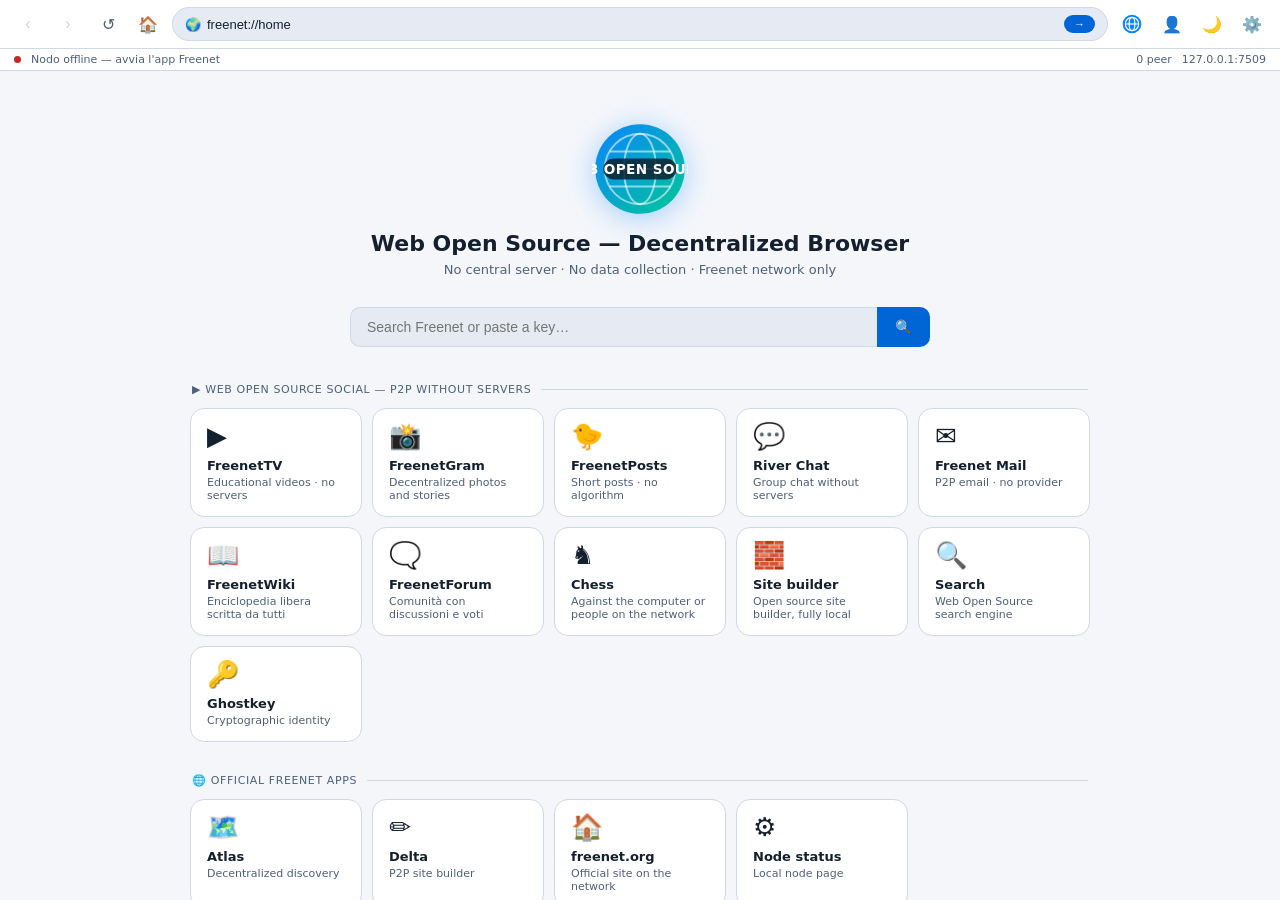
<file: app/src/main/assets/loading.html>
<!DOCTYPE html>
<html lang="it">
<head>
<meta charset="UTF-8">
<meta name="viewport" content="width=device-width, initial-scale=1.0, maximum-scale=1.0, user-scalable=no">
<title>Web 7.0 — Avvio</title>
<style>
*{box-sizing:border-box;margin:0;padding:0}
:root{
  --g:#2ea44f;--g2:#3fb95f;
  --bg:#0d1117;--bg2:#161b22;
  --text:#f0f6fc;--text2:#8b949e;
  --accent:#0a84ff;
}
html,body{height:100%;overflow:hidden}
body{
  background:var(--bg);color:var(--text);
  font-family:'Segoe UI',system-ui,sans-serif;
  display:flex;align-items:center;justify-content:center;
}

/* blob di sfondo */
.bg-blob{position:fixed;inset:0;z-index:0;pointer-events:none;overflow:hidden}
.bg-blob b{position:absolute;border-radius:50%;filter:blur(90px);opacity:.15;animation:drift 9s infinite alternate ease-in-out}
.bg-blob b:nth-child(1){width:clamp(200px,50vw,420px);height:clamp(200px,50vw,420px);background:var(--g);top:-20%;left:-15%;animation-delay:0s}
.bg-blob b:nth-child(2){width:clamp(150px,35vw,300px);height:clamp(150px,35vw,300px);background:#1a7f37;bottom:-15%;right:-10%;animation-delay:-4s}
.bg-blob b:nth-child(3){width:clamp(100px,20vw,200px);height:clamp(100px,20vw,200px);background:var(--accent);top:40%;left:55%;animation-delay:-7s}
@keyframes drift{0%{transform:translate(0,0) scale(1)}100%{transform:translate(25px,15px) scale(1.08)}}

.card{
  position:relative;z-index:1;text-align:center;
  padding:clamp(28px,6vw,56px) clamp(20px,5vw,40px);
  width:min(380px,90vw);
}

/* logo */
.logo{display:inline-flex;align-items:center;gap:12px;margin-bottom:10px}
.logo-icon{
  width:clamp(44px,10vw,60px);height:clamp(44px,10vw,60px);
  background:var(--g);border-radius:16px;
  display:flex;align-items:center;justify-content:center;
  font-size:clamp(22px,5vw,30px);
  box-shadow:0 0 28px rgba(46,164,79,.5);
  flex-shrink:0;
}
.logo-text{font-size:clamp(22px,6vw,32px);font-weight:700;letter-spacing:-1px;white-space:nowrap}
.logo-text sup{font-size:.5em;color:var(--g);font-weight:600;vertical-align:super}

.datetime{font-size:12px;color:var(--text2);margin-bottom:clamp(20px,4vw,32px);letter-spacing:.03em}

/* spinner */
.spin-wrap{position:relative;width:clamp(80px,20vw,120px);height:clamp(80px,20vw,120px);margin:0 auto clamp(20px,4vw,32px)}
.spin-wrap svg{position:absolute;inset:0;width:100%;height:100%}
.r1{fill:none;stroke:rgba(46,164,79,.13);stroke-width:6}
.r2{fill:none;stroke:var(--g);stroke-width:6;stroke-linecap:round;
  stroke-dasharray:220;stroke-dashoffset:60;animation:sp1 1.4s linear infinite}
.r3{fill:none;stroke:rgba(63,185,80,.4);stroke-width:3;stroke-linecap:round;
  stroke-dasharray:120;stroke-dashoffset:30;animation:sp2 2.1s linear infinite reverse}
@keyframes sp1{to{stroke-dashoffset:280}}
@keyframes sp2{to{stroke-dashoffset:-120}}
.spin-icon{position:absolute;inset:0;display:flex;align-items:center;justify-content:center;font-size:clamp(22px,5vw,36px)}

/* testo stato */
.status{font-size:14px;color:var(--text2);margin-bottom:8px;min-height:22px;line-height:1.4}
.dot{display:inline-block;animation:blink 1.2s infinite}
.dot:nth-child(2){animation-delay:.2s}
.dot:nth-child(3){animation-delay:.4s}
@keyframes blink{0%,80%,100%{opacity:0}40%{opacity:1}}

/* badge nodo trovato */
.badge{
  display:none;margin:12px 0;padding:10px 18px;border-radius:10px;
  background:rgba(63,185,80,.1);border:1px solid rgba(63,185,80,.3);
  color:#3fb950;font-size:13px;font-weight:600;line-height:1.4;
}
.badge.show{display:block;animation:pop .3s ease}
.badge.err{background:rgba(255,100,50,.1);border-color:rgba(255,100,50,.3);color:#ff6432}
@keyframes pop{0%{transform:scale(.9);opacity:0}100%{transform:scale(1);opacity:1}}

/* bottone apri */
.btn{
  display:none;margin-top:18px;padding:clamp(12px,3vw,16px) 40px;
  border-radius:12px;background:var(--g);color:#fff;
  font-size:clamp(14px,3.5vw,16px);font-weight:700;
  border:none;cursor:pointer;width:100%;
  transition:background .2s, transform .1s;letter-spacing:.03em;
}
.btn:hover{background:var(--g2)}
.btn:active{transform:scale(.97)}
.btn.show{display:block;animation:pop .3s ease}

.skip{font-size:11px;color:rgba(255,255,255,.18);margin-top:16px;cursor:pointer;user-select:none}
</style>
</head>
<body>
<div class="bg-blob"><b></b><b></b><b></b></div>
<div class="card">
  <div class="logo">
    <div class="logo-icon">🌐</div>
    <div class="logo-text">Web 7.0<sup>β</sup></div>
  </div>
  <div class="datetime" id="dt"></div>

  <div class="spin-wrap">
    <svg viewBox="0 0 120 120">
      <circle class="r1" cx="60" cy="60" r="50"/>
      <circle class="r2" cx="60" cy="60" r="50"/>
      <circle class="r3" cx="60" cy="60" r="38"/>
    </svg>
    <div class="spin-icon">🌐</div>
  </div>

  <div class="status" id="st">
    Avvio<span class="dot">.</span><span class="dot">.</span><span class="dot">.</span>
  </div>
  <div id="badge" class="badge"></div>
  <button class="btn" id="btn" onclick="openWeb7()">🚀 Apri Web 7.0</button>
  <p class="skip" onclick="openWeb7()">Apri senza nodo →</p>
</div>

<script>
/* ── Orologio ──────────────────────────────────────────────── */
(function clock(){
  const el=document.getElementById('dt');
  function tick(){
    const n=new Date();
    el.textContent=n.toLocaleDateString('it-IT',{weekday:'short',day:'2-digit',month:'short',year:'numeric'})
      +' · '+n.toLocaleTimeString('it-IT');
  }
  tick(); setInterval(tick,1000);
})();

/* ── Helpers UI ─────────────────────────────────────────────── */
const st=document.getElementById('st');
const badge=document.getElementById('badge');
const btn=document.getElementById('btn');

function setStatus(msg,dots){
  st.innerHTML=msg+(dots?'<span class="dot">.</span><span class="dot">.</span><span class="dot">.</span>':'');
}
function showBadge(msg,err){
  badge.textContent=msg;
  badge.className='badge show'+(err?' err':'');
}
function showBtn(label){
  if(label) btn.textContent=label;
  btn.classList.add('show');
}

/* ── Apri Web 7.0 ─────────────────────────────────────────── */
let _nodeUrl=null;
// Con il nodo acceso le pagine si aprono dal loro sito Freenet; altrimenti da quelle interne.
function openFromFreenet(){
  if(typeof Android==='undefined' || !Android.net){ openWeb7(); return; }
  setStatus('Apro Web 7.0 da Freenet',true);
  const go=()=>{
    if(!window.__fnToken){ setTimeout(go,50); return; }
    const id='p'+Date.now();
    const timer=setTimeout(()=>{ window.__fnReply=null; openWeb7(); },120000);
    window.__fnReply=(rid,json)=>{
      if(rid!==id) return;
      clearTimeout(timer);
      const r=JSON.parse(json);
      if(r.ok && /^[1-9A-HJ-NP-Za-km-z]{32,50}$/.test(r.key)) window.location.replace('http://127.0.0.1:7509/v1/contract/web/'+r.key+'/index.html');
      else openWeb7();
    };
    Android.net(window.__fnToken,'pagesPublish','{}',id);
  };
  go();
}

function openWeb7(){
  if(_nodeUrl && !_nodeUrl.includes('127.0.0.1') && !_nodeUrl.includes('localhost')){
    const ip=_nodeUrl.replace(/^https?:\/\//,'').split(':')[0];
    try{ localStorage.setItem('fn_remote_node',ip); }catch{}
  }
  const target=location.protocol==='file:'
    ?'file:///android_asset/index.html'
    :'./index.html';
  window.location.replace(target);
}

/* Android: lo stato del nodo arriva dal bridge Java. Valori: Manager.Status */
function bootAndroid(){
  setStatus('Avvio nodo Freenet',true);
  if(Android.startNode) Android.startNode();

  let retries=0;
  const MAX=25; // 25 secondi

  function poll(){
    retries++;
    const s=Android.getStatus ? Android.getStatus() : 'UNKNOWN';

    if(s==='STARTED'){
      showBadge('✓ Nodo Freenet attivo');
      setStatus('Connesso!');
      openFromFreenet();
      return;
    }
    if(s==='ERROR' || s==='PAUSED'){
      setStatus(s==='ERROR' ? 'Errore del nodo' : 'Nodo in pausa (rete o batteria)');
      showBadge('📴 Modalità offline — P2P non disponibile',true);
      showBtn('🚀 Apri Web 7.0');
      setTimeout(openWeb7,1500);
      return;
    }
    if(retries>=MAX){
      setStatus('Nodo non disponibile');
      showBadge('📴 Modalità offline — P2P non disponibile',true);
      showBtn('🚀 Apri Web 7.0');
      openWeb7();
      return;
    }
    const labels=[
      'Avvio nodo Freenet','Avvio nodo locale','Connessione peer',
      'Routing in corso','Sincronizzazione','Quasi pronto',
    ];
    setStatus(labels[Math.min(Math.floor(retries/5),labels.length-1)],true);
    setTimeout(poll,1000);
  }
  setTimeout(poll,800);
}

/* PC: senza bridge Java, l'unico modo di vedere il nodo è la sua API su loopback */
async function bootPC(){
  const LAN_NODES=['http://127.0.0.1:7509','http://127.0.0.1:8888'];
  try{
    const ip=localStorage.getItem('fn_remote_node');
    if(ip) LAN_NODES.push('http://'+ip+':7509');
  }catch{}

  setStatus('Verifica nodo locale',true);

  async function tryBase(base,ms){
    const ctrl=new AbortController();
    const t=setTimeout(()=>ctrl.abort(),ms);
    try{
      const r=await fetch(base+'/v1/version',{signal:ctrl.signal});
      clearTimeout(t);
      if(r.ok) return base;
    }catch{}
    clearTimeout(t);
    throw new Error('no');
  }

  function anyOf(ps){
    return new Promise((res,rej)=>{
      let left=ps.length;
      if(!left){rej();return;}
      ps.forEach(p=>p.then(res).catch(()=>{if(!--left)rej();}));
    });
  }

  try{
    const base=await anyOf(LAN_NODES.map(b=>tryBase(b,900)));
    _nodeUrl=base;
    showBadge('✓ Nodo attivo — '+base.replace('http://',''));
    setStatus('Connesso!');
    openWeb7();
  }catch{
    setStatus('Nodo Freenet non trovato');
    showBadge('⚠ Avvia il nodo Freenet e riprova',true);
    showBtn('🚀 Apri Web 7.0');
    openWeb7();
  }
}

/* ── Avvio ─────────────────────────────────────────────────── */
if(typeof Android!=='undefined' && Android.getStatus){
  bootAndroid();
}else{
  bootPC();
}

/* doppio tap per saltare */
let _lt=0;
document.body.addEventListener('touchend',()=>{
  const n=Date.now();
  if(n-_lt<400) openWeb7();
  _lt=n;
});
</script>
</body>
</html>
</file>
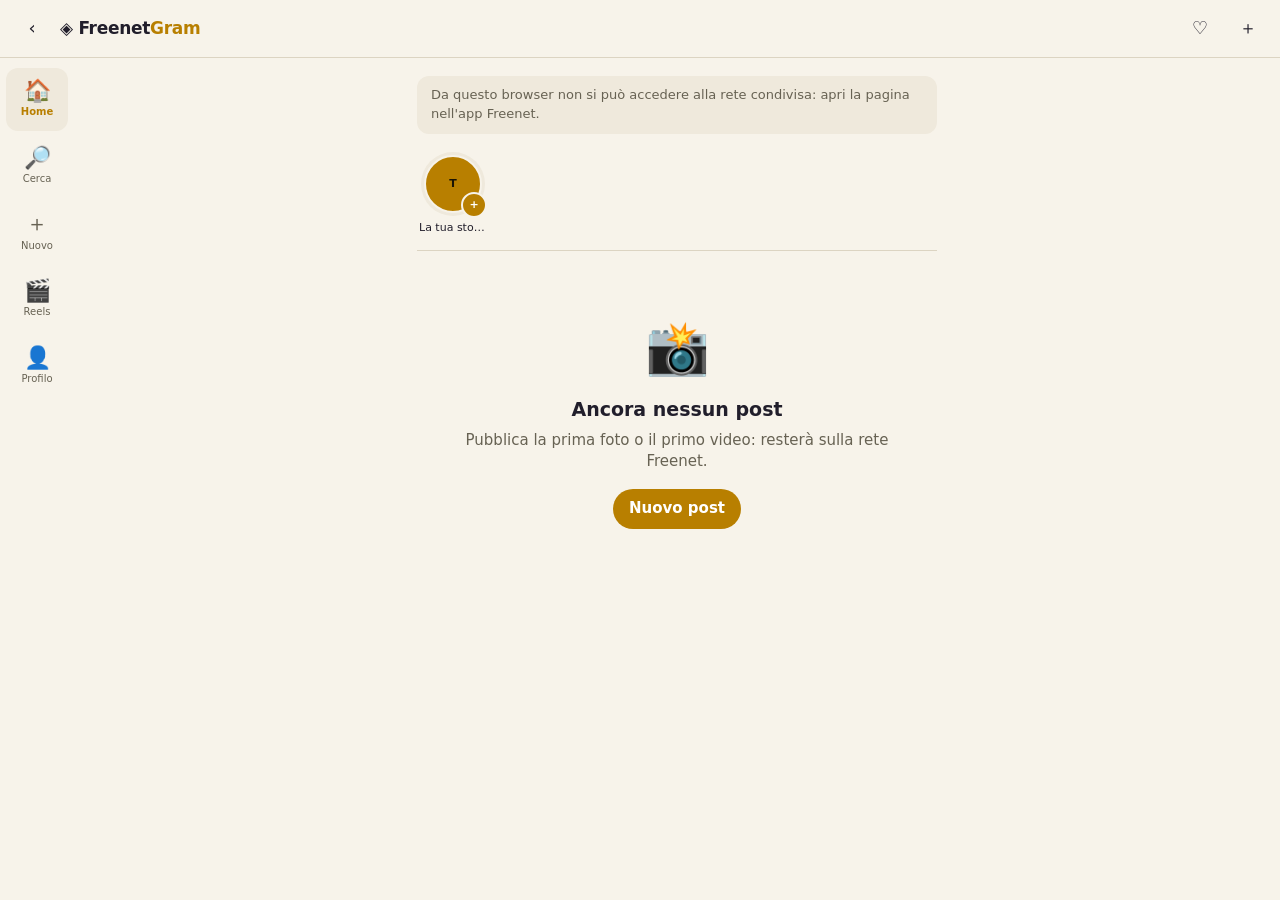
<file: app/src/main/assets/photos.html>
<!DOCTYPE html>
<html lang="it">
<head>
<meta charset="UTF-8">
<meta name="viewport" content="width=device-width, initial-scale=1, viewport-fit=cover">
<title>FreenetGram — Web Open Source⁠</title>
<link rel="stylesheet" href="web7.css">
<style>
.feed { max-width: 520px; margin: auto; }
.stories { display: flex; gap: 14px; overflow-x: auto; padding: 4px 2px 14px; margin-bottom: 4px; scrollbar-width: none; border-bottom: 1px solid var(--line); }
.stories::-webkit-scrollbar { display: none; }
.story { flex-shrink: 0; width: 68px; text-align: center; font-size: 11px; cursor: pointer; }
.ring { width: 64px; height: 64px; margin: 0 auto 4px; border-radius: 50%; padding: 3px; background: conic-gradient(var(--accent), var(--teal), var(--accent)); }
.ring.seen { background: var(--line); }
.ring.add { background: var(--panel2); position: relative; }
.ring .avatar, .ring img { width: 100%; height: 100%; border-radius: 50%; border: 2px solid var(--bg); object-fit: cover; }
.ring.add::after { content: '+'; position: absolute; right: -2px; bottom: -2px; width: 22px; height: 22px; border-radius: 50%; background: var(--accent); color: var(--on-accent); font-weight: 800; display: flex; align-items: center; justify-content: center; border: 2px solid var(--bg); }
.story span.name { display: block; overflow: hidden; text-overflow: ellipsis; white-space: nowrap; }
.post { margin: 10px 0 18px; border-bottom: 1px solid var(--line); padding-bottom: 12px; }
.post-head { display: flex; align-items: center; gap: 10px; padding: 6px 4px; min-width: 0; }
.post-head .ring { width: 40px; height: 40px; margin: 0; padding: 2px; }
.carousel { display: flex; overflow-x: auto; scroll-snap-type: x mandatory; scrollbar-width: none; background: var(--panel2); border-radius: 6px; position: relative; }
.carousel::-webkit-scrollbar { display: none; }
.carousel > * { flex: 0 0 100%; scroll-snap-align: center; aspect-ratio: 4/5; width: 100%; object-fit: cover; }
.carousel .play { display: flex; align-items: center; justify-content: center; position: relative; background: #000; color: #fff; cursor: pointer; }
.carousel .play img { position: absolute; inset: 0; width: 100%; height: 100%; object-fit: cover; opacity: .8; }
.carousel .play span, .reel .play span { position: relative; width: 64px; height: 64px; border-radius: 50%; background: rgba(0,0,0,.55); display: flex; align-items: center; justify-content: center; font-size: 28px; }
.carousel video { background: #000; object-fit: contain; }
.media-wrap { position: relative; }
.arrow { position: absolute; top: 50%; transform: translateY(-50%); width: 34px; height: 34px; border-radius: 50%; background: rgba(255,255,255,.85); color: #111; font-size: 20px; line-height: 34px; text-align: center; box-shadow: 0 1px 4px rgba(0,0,0,.4); z-index: 2; }
.arrow.l { left: 8px; } .arrow.r { right: 8px; }
.sheet { position: fixed; inset: 0; background: rgba(0,0,0,.5); z-index: 50; display: flex; align-items: flex-end; justify-content: center; }
.sheet > div { background: var(--panel); width: 100%; max-width: 520px; border-radius: 14px 14px 0 0; padding: 8px 0 14px; }
.sheet button { display: block; width: 100%; padding: 14px; font-size: 16px; text-align: center; border-bottom: 1px solid var(--line); }
.sheet .danger { color: var(--danger); font-weight: 700; }
.filters { display: flex; gap: 8px; overflow-x: auto; padding: 8px 0; }
.filters button { flex: 0 0 auto; text-align: center; font-size: 12px; color: var(--muted); }
.filters button img { width: 64px; height: 64px; object-fit: cover; border-radius: 6px; display: block; margin-bottom: 4px; border: 2px solid transparent; }
.filters button.on { color: var(--text); font-weight: 700; } .filters button.on img { border-color: var(--accent); }
.picked { display: flex; gap: 6px; flex-wrap: wrap; }
.picked .one { position: relative; } .picked .one img, .picked .one video { width: 84px; height: 84px; object-fit: cover; border-radius: 6px; display: block; }
.picked .one button { position: absolute; top: 2px; right: 2px; background: rgba(0,0,0,.6); color: #fff; border-radius: 50%; width: 22px; height: 22px; font-size: 12px; }
.sources { display: grid; grid-template-columns: repeat(3, 1fr); gap: 8px; margin: 8px 0; }
.sources label { text-align: center; padding: 12px 4px; border: 1px solid var(--line); border-radius: 10px; cursor: pointer; font-size: 13px; }
.cam { position: fixed; inset: 0; background: #000; z-index: 45; display: flex; flex-direction: column; }
.cam video { flex: 1; min-height: 0; width: 100%; object-fit: cover; }
.cam .fx { display: flex; gap: 8px; overflow-x: auto; padding: 8px; }
.cam .fx button { color: #fff; font-size: 12px; padding: 6px 10px; border-radius: 16px; border: 1px solid #fff6; white-space: nowrap; }
.cam .fx button.on { background: #fff; color: #000; }
.cam .bar { display: flex; align-items: center; justify-content: space-around; padding: 12px 0 22px; color: #fff; font-size: 26px; }
.cam .shot { width: 70px; height: 70px; border-radius: 50%; border: 5px solid #fff; background: #fff3; }
.cam .shot.rec { background: #e33; }
.sources label b { display: block; font-size: 24px; }
.viewer .trash { position: absolute; bottom: 20px; right: 16px; color: #fff; font-size: 15px; background: rgba(0,0,0,.5); padding: 8px 12px; border-radius: 18px; z-index: 3; }
.dots { display: flex; justify-content: center; gap: 4px; padding-top: 8px; }
.dots i { width: 6px; height: 6px; border-radius: 50%; background: var(--line); }
.dots i.on { background: var(--accent); }
.heart { position: absolute; inset: 0; display: flex; align-items: center; justify-content: center; font-size: 96px; pointer-events: none; animation: pop .8s ease forwards; }
@keyframes pop { 0% { transform: scale(.4); opacity: 0; } 30% { transform: scale(1.1); opacity: 1; } 100% { transform: scale(1); opacity: 0; } }
.bar-actions { display: flex; align-items: center; gap: 2px; padding: 4px 0; }
.bar-actions .round { font-size: 22px; }
.bar-actions .on { color: var(--danger); }
.likes { font-weight: 700; font-size: 14px; padding: 0 4px; }
.caption { padding: 4px; white-space: pre-wrap; overflow-wrap: anywhere; font-size: 14px; }
.more { padding: 2px 4px; color: var(--muted); font-size: 14px; display: block; }
.when { padding: 2px 4px; color: var(--muted); font-size: 11px; text-transform: uppercase; letter-spacing: .3px; }
.squares { display: grid; grid-template-columns: repeat(3, 1fr); gap: 3px; }
.squares a { aspect-ratio: 1; background: var(--panel2); display: block; position: relative; overflow: hidden; }
.squares img { width: 100%; height: 100%; object-fit: cover; }
.squares .kind { position: absolute; top: 6px; right: 6px; font-size: 14px; text-shadow: 0 1px 3px #000; }
.profile-top { display: flex; align-items: center; gap: 18px; margin-bottom: 12px; }
.counts { display: flex; flex: 1; justify-content: space-around; text-align: center; }
.counts b { display: block; font-size: 18px; }
.counts span { font-size: 13px; color: var(--muted); }
.tabs { display: flex; border-top: 1px solid var(--line); margin-top: 14px; }
.tab { flex: 1; padding: 10px; text-align: center; color: var(--muted); font-size: 18px; border-top: 2px solid transparent; }
.tab.on { color: var(--text); border-top-color: var(--text); }
.viewer { position: fixed; inset: 0; background: #000; z-index: 40; display: flex; align-items: center; justify-content: center; }
.viewer img { max-width: 100%; max-height: 100%; }
.viewer .bars { position: absolute; top: 10px; left: 10px; right: 10px; display: flex; gap: 4px; }
.viewer .bars i { flex: 1; height: 3px; background: rgba(255,255,255,.35); border-radius: 2px; overflow: hidden; }
.viewer .bars i b { display: block; height: 100%; width: 0; background: #fff; }
.viewer .who { position: absolute; top: 22px; left: 14px; right: 50px; color: #fff; font-weight: 700; text-shadow: 0 1px 3px #000; display: flex; gap: 8px; align-items: center; }
.viewer .close { position: absolute; top: 16px; right: 12px; color: #fff; font-size: 26px; }
.viewer .zone { position: absolute; top: 60px; bottom: 0; width: 40%; }
.reels { max-width: 480px; margin: auto; }
.reel { position: relative; aspect-ratio: 9/16; max-height: calc(100vh - var(--top-h) - var(--nav-h) - 24px); margin: 0 auto 14px; background: #000; border-radius: var(--radius); overflow: hidden; display: flex; align-items: center; justify-content: center; }
.reel .play { position: absolute; inset: 0; display: flex; align-items: center; justify-content: center; color: #fff; cursor: pointer; }
.reel .play img { position: absolute; inset: 0; width: 100%; height: 100%; object-fit: cover; opacity: .8; }
.reel video { width: 100%; height: 100%; object-fit: contain; }
.reel .info { position: absolute; left: 12px; right: 64px; bottom: 14px; color: #fff; text-shadow: 0 1px 3px #000; pointer-events: none; }
.reel .side-actions { position: absolute; right: 8px; bottom: 14px; display: flex; flex-direction: column; gap: 6px; align-items: center; color: #fff; }
.reel .side-actions .round { color: #fff; font-size: 26px; text-shadow: 0 1px 3px #000; }
.reel .side-actions small { font-size: 12px; font-weight: 700; text-shadow: 0 1px 3px #000; }
.picked { display: flex; gap: 6px; flex-wrap: wrap; margin: 8px 0; }
.picked img { width: 72px; height: 72px; object-fit: cover; border-radius: 8px; }
</style>
</head>
<body>
<header class="top">
  <a class="round" href="index.html" aria-label="Torna a Web Open Source⁠">‹</a>
  <a class="brand" href="#/feed">◈ Freenet<b>Gram</b></a>
  <span class="grow"></span>
  <a class="round" href="#/activity" aria-label="Attività">♡</a>
  <a class="round only-wide" href="#/new" aria-label="Nuovo post">＋</a>
</header>
<div class="shell">
  <nav class="side" id="side"></nav>
  <main class="content" id="app"></main>
</div>
<nav class="bottom" id="bottom"></nav>

<script src="fn-ws.js"></script>
<script src="fn-net.js"></script>
<script src="social.js"></script>
<script>
const { store, esc, timeAgo } = FNet;
const { toast, avatar, offlineNotice, drawComments, toggleVote, imageUrl } = Social;
const FEED = 'feed:photo';
const SITE = 'w70-gram';
const MAX_IMAGES = 10;
const STORY_MS = 24 * 3600 * 1000;
const STORY_SHOW_MS = 5000;
const NAV = [['#/feed', '🏠', 'Home'], ['#/explore', '🔎', 'Cerca'], ['#/new', '＋', 'Nuovo'], ['#/reels', '🎬', 'Reels'], ['#/me', '👤', 'Profilo']];
const app = document.getElementById('app');
let items = [];
let channels = new Map();
let me = null;

const follows = () => store.get('gram_follows', {});
const saved = () => store.get('gram_saved', []);
const seenStories = () => store.get('gram_seen', {});
const mediaOf = p => (Array.isArray(p.media) ? p.media.filter(m => m && (m.type === 'video' || imageUrl(m))) : []);
const videoOf = p => mediaOf(p).find(m => m.type === 'video');
const isStory = p => p.story && Date.now() - p.created < STORY_MS;
const visible = () => items.filter(FNet.isVisible).filter(p => mediaOf(p).length);
const posts = () => visible().filter(p => !p.story);

async function refresh() {
  const [list, chans] = await Promise.all([FNet.readItems(FEED), FNet.readItems('feed:channels')]);
  items = list;
  channels = new Map(chans.map(c => [c.tag, c]));
  me = me || await FNet.identity();
  return list.online;
}
const avatarOf = tag => channels.get(tag)?.avatar;
const imgTag = (m, cls) => `<img class="${cls || ''}" data-src="${esc(imageUrl(m))}" data-sha="${esc(m.sha || '')}" alt="">`;
function thumbOf(p) {
  const v = videoOf(p);
  if (v) return FNet.safeImage(v.thumb) ? `<img src="${FNet.safeImage(v.thumb)}" alt="">` : '';
  return imgTag(mediaOf(p)[0]);
}

// ── post ───────────────────────────────────────────────────────────────────
function mediaHtml(p) {
  const media = mediaOf(p);
  const video = videoOf(p);
  const slides = media.map((m, i) => m.type === 'video'
    ? `<div class="play" onclick="playInline(${esc(JSON.stringify(p.id))},this,${i})">${FNet.safeImage(m.thumb) ? `<img src="${FNet.safeImage(m.thumb)}" alt="">` : ''}<span>▶</span></div>`
    : imgTag(m)).join('');
  const many = media.length > 1;
  const dots = many ? `<div class="dots">${media.map((_, i) => `<i class="${i ? '' : 'on'}"></i>`).join('')}</div>` : '';
  const arrows = many ? '<button class="arrow l" onclick="slide(this,-1)" aria-label="Precedente" hidden>‹</button><button class="arrow r" onclick="slide(this,1)" aria-label="Successiva">›</button>' : '';
  return `<div class="media-wrap" data-media="${esc(p.id)}"><div class="carousel" onscroll="moveDots(this)">${slides}</div>${arrows}</div>${dots}`;
}
// Frecce del carosello: una foto alla volta, come scorrendo col dito.
function slide(button, dir) {
  const c = button.parentElement.querySelector('.carousel');
  c.scrollBy({ left: dir * c.clientWidth, behavior: 'smooth' });
}
function moveDots(el) {
  const dots = el.parentElement.nextElementSibling;
  const i = Math.round(el.scrollLeft / el.clientWidth);
  const wrap = el.parentElement;
  const l = wrap.querySelector('.arrow.l'), r = wrap.querySelector('.arrow.r');
  if (l) l.hidden = i <= 0;
  if (r) r.hidden = i >= el.children.length - 1;
  if (!dots || !dots.classList.contains('dots')) return;
  [...dots.children].forEach((d, n) => d.classList.toggle('on', n === i));
}
function postHtml(p) {
  const hasStory = visible().some(x => x.tag === p.tag && isStory(x));
  const isSaved = saved().includes(p.id);
  return `<article class="post" data-post="${esc(p.id)}">
    <div class="post-head"><a href="#/user/${esc(p.tag)}" class="row grow"><span class="ring ${hasStory ? '' : 'seen'}">${avatar(p.name, avatarOf(p.tag))}</span><b class="grow" style="overflow-wrap:anywhere">${esc(p.name)}</b></a>
      <button class="round" onclick="postMenu(${esc(JSON.stringify(p.id))})" aria-label="Altro">⋯</button></div>
    ${mediaHtml(p)}
    <div class="bar-actions">
      <button class="round" data-like="${esc(p.id)}" onclick="like(this)" aria-label="Mi piace">♡</button>
      <a class="round" href="#/p/${esc(p.id)}" aria-label="Commenti">💬</a>
      <button class="round" onclick="share(${esc(JSON.stringify(p.id))})" aria-label="Condividi">↗</button>
      <span class="grow"></span>
      <button class="round" onclick="toggleSave(${esc(JSON.stringify(p.id))},this)" aria-label="Salva">${isSaved ? '🔖' : '📑'}</button>
    </div>
    <div class="likes" data-likes="${esc(p.id)}"></div>
    ${p.caption ? `<div class="caption"><b>${esc(p.name)}</b> ${esc(p.caption)}</div>` : ''}
    <a class="more" href="#/p/${esc(p.id)}" data-comments-link="${esc(p.id)}"></a>
    <div class="when">${esc(timeAgo(p.created))}</div></article>`;
}
async function fillCounts(root) {
  for (const b of (root || app).querySelectorAll('[data-like]')) {
    try {
      const a = FNet.foldActivity(await FNet.read('c:' + b.dataset.like));
      const liked = a.votes.get(me.pub) === 1;
      b.textContent = liked ? '❤️' : '♡';
      b.classList.toggle('on', liked);
      const likes = document.querySelector(`[data-likes="${b.dataset.like}"]`);
      if (likes) likes.textContent = a.likes ? (a.likes === 1 ? 'Piace a 1 persona' : `Piace a ${a.likes} persone`) : '';
      const more = document.querySelector(`[data-comments-link="${b.dataset.like}"]`);
      if (more) more.textContent = a.comments.length ? `Mostra ${a.comments.length === 1 ? 'il commento' : `tutti i ${a.comments.length} commenti`}` : 'Aggiungi un commento…';
      const small = document.querySelector(`[data-likes-small="${b.dataset.like}"]`);
      if (small) small.textContent = a.likes;
    } catch {}
  }
}
async function like(button) {
  const r = await toggleVote(button.dataset.like);
  button.textContent = r.liked ? '❤️' : '♡';
  button.classList.toggle('on', r.liked);
  fillCounts(button.closest('[data-post],.reel') || app);
}
// Doppio tocco sulla foto: "mi piace", con il cuore che compare.
let lastTap = { id: null, t: 0 };
document.addEventListener('click', e => {
  const box = e.target.closest('[data-media]');
  if (!box || e.target.closest('.play') || e.target.tagName === 'VIDEO') return;
  const id = box.dataset.media, now = Date.now();
  if (lastTap.id === id && now - lastTap.t < 350) {
    const heart = document.createElement('div');
    heart.className = 'heart';
    heart.textContent = '❤️';
    box.append(heart);
    setTimeout(() => heart.remove(), 800);
    const button = document.querySelector(`[data-like="${id}"]`);
    if (button && !button.classList.contains('on')) like(button);
  }
  lastTap = { id, t: now };
});
async function playInline(id, el, index) {
  const p = items.find(x => x.id === id);
  const label = el.querySelector('span');
  label.textContent = '…';
  try {
    const url = await FNet.videoUrl(index == null ? videoOf(p) : mediaOf(p)[index], (got, total) => { label.textContent = total ? Math.round(got / total * 100) + '%' : '…'; });
    const v = document.createElement('video');
    v.controls = true;
    v.playsInline = true;
    v.loop = true;
    v.src = url;
    el.replaceWith(v);
    v.play().catch(() => {});
  } catch (e) { label.textContent = '!'; toast(e.message); }
}
async function share(id) {
  const p = items.find(x => x.id === id);
  const text = `${p.name} su FreenetGram: ${(p.caption || '').slice(0, 80)} — codice ${p.id}`;
  try { await navigator.clipboard.writeText(text); toast('Copiato'); } catch { toast(text); }
}
function toggleSave(id, button) {
  const now = !saved().includes(id);
  const list = saved().filter(x => x !== id);
  if (now) list.unshift(id);
  store.set('gram_saved', list);
  button.textContent = now ? '🔖' : '📑';
  toast(now ? 'Salvato' : 'Tolto dai salvati');
}
function sheet(choices) {
  return new Promise(done => {
    const box = document.createElement('div');
    box.className = 'sheet';
    box.innerHTML = '<div>' + choices.map(([key, label, cls]) => `<button data-k="${key}" class="${cls || ''}">${esc(label)}</button>`).join('') + '<button data-k="">Annulla</button></div>';
    box.onclick = e => { const b = e.target.closest('button'); if (b || e.target === box) { box.remove(); done(b ? b.dataset.k : ''); } };
    document.body.append(box);
  });
}
async function deletePost(p) {
  if (!await FNet.ask(isStory(p) ? 'Eliminare questa storia?' : 'Eliminare questo post?')) return false;
  await FNet.deleteItem(FEED, p.id);
  try {
    for (const m of mediaOf(p)) if (m.type === 'video') await FNet.wipeVideoParts(m.parts || []);
    const photos = mediaOf(p).filter(m => m.type !== 'video');
    for (const m of photos) await FNet.call('siteDeleteFile', { site: SITE, file: m.file });
    if (photos.length) await FNet.publishSite(SITE);
    await FNet.removeFromChannel(p.id);
  } catch {}
  toast(isStory(p) ? 'Storia eliminata' : 'Post eliminato');
  return true;
}
async function editCaption(p) {
  const text = await FNet.askText('Nuova didascalia', p.caption || '');
  if (text === null) return;
  await FNet.saveItem(FEED, p.id, { media: p.media, caption: text.trim().slice(0, 2200), story: !!p.story, vis: p.vis || 'public' });
  toast('Didascalia aggiornata');
  render();
}
// Toglie un elemento dal carosello, come su Instagram; il resto del post rimane.
async function removeOne(p) {
  const media = mediaOf(p);
  const n = await sheet(media.map((m, i) => [String(i + 1), (m.type === 'video' ? '🎬 Video ' : '🖼️ Foto ') + (i + 1)]));
  if (!n) return;
  const gone = media[Number(n) - 1];
  const rest = media.filter(m => m !== gone);
  await FNet.saveItem(FEED, p.id, { media: rest, caption: p.caption || '', story: !!p.story, vis: p.vis || 'public' });
  try {
    if (gone.type === 'video') await FNet.wipeVideoParts(gone.parts || []);
    else { await FNet.call('siteDeleteFile', { site: SITE, file: gone.file }); await FNet.publishSite(SITE); }
  } catch {}
  toast('Eliminata dal post');
  render();
}
async function postMenu(id) {
  const p = items.find(x => x.id === id);
  if (p.author === me.pub) {
    const many = mediaOf(p).length > 1;
    const k = await sheet([['edit', 'Modifica didascalia'], ...(many ? [['photo', 'Elimina una foto o un video']] : []), ['link', 'Copia codice del post'], ['del', 'Elimina', 'danger']]);
    if (k === 'edit') editCaption(p);
    if (k === 'photo') removeOne(p);
    if (k === 'link') share(id);
    if (k === 'del' && await deletePost(p)) render();
    return;
  }
  const k = await sheet([['rep', 'Segnala', 'danger'], ['block', 'Blocca ' + p.name, 'danger'], ['link', 'Copia codice del post']]);
  if (k === 'rep') { await FNet.reportItem(FEED, id); toast('Segnalazione inviata'); }
  if (k === 'block') { FNet.blockUser(p.tag, p.name); toast('Utente bloccato'); render(); }
  if (k === 'link') share(id);
}

// ── storie ─────────────────────────────────────────────────────────────────
function storyGroups() {
  const groups = new Map();
  for (const p of visible().filter(isStory).sort((a, b) => a.created - b.created)) {
    if (!groups.has(p.tag)) groups.set(p.tag, []);
    groups.get(p.tag).push(p);
  }
  // Prima la tua, poi chi segui, poi gli altri.
  const rank = tag => (tag === me.tag ? 0 : follows()[tag] ? 1 : 2);
  return new Map([...groups.entries()].sort((a, b) => rank(a[0]) - rank(b[0])));
}
function storiesRow() {
  const groups = storyGroups();
  const seen = seenStories();
  const mine = groups.get(me.tag);
  const others = [...groups.entries()].filter(([tag]) => tag !== me.tag);
  const bubble = (tag, list, label) => {
    const allSeen = list.every(p => seen[p.id]);
    return `<div class="story" onclick="openStories(${esc(JSON.stringify(tag))})"><div class="ring ${allSeen ? 'seen' : ''}">${avatar(list[0].name, avatarOf(tag))}</div><span class="name">${esc(label)}</span></div>`;
  };
  const addMine = `<div class="story" onclick="location.hash='#/new/storia'"><div class="ring add">${avatar('Tu', FNet.profile().avatar)}</div><span class="name">La tua storia</span></div>`;
  return `<div class="stories">${mine ? bubble(me.tag, mine, 'La tua storia') : addMine}
    ${others.map(([tag, list]) => bubble(tag, list, list[0].name)).join('')}</div>`;
}
function openStories(startTag) {
  const groups = [...storyGroups().entries()];
  let g = Math.max(0, groups.findIndex(([tag]) => tag === startTag));
  let i = 0, timer = null;
  const v = document.createElement('div');
  v.className = 'viewer';
  document.body.append(v);
  const close = () => { clearTimeout(timer); v.remove(); render(); };
  const show = () => {
    if (g >= groups.length) { close(); return; }
    const [tag, list] = groups[g];
    if (i < 0) { g--; if (g < 0) { g = 0; i = 0; } else i = groups[g][1].length - 1; show(); return; }
    if (i >= list.length) { g++; i = 0; show(); return; }
    const p = list[i];
    const seen = seenStories();
    seen[p.id] = 1;
    store.set('gram_seen', seen);
    v.innerHTML = `<div class="bars">${list.map((_, n) => `<i><b style="width:${n < i ? 100 : 0}%"></b></i>`).join('')}</div>
      <div class="who">${avatar(p.name, avatarOf(tag))}<span>${esc(p.name)} · ${esc(timeAgo(p.created))}</span></div>
      <button class="close" aria-label="Chiudi">✕</button>${imgTag(mediaOf(p)[0])}
      ${p.author === me.pub ? '<button class="trash">🗑 Elimina</button>' : ''}
      <div class="zone" style="left:0"></div><div class="zone" style="right:0"></div>`;
    FNet.loadVerifiedImages(v);
    v.querySelector('.close').onclick = close;
    const trash = v.querySelector('.trash');
    if (trash) trash.onclick = async () => { clearTimeout(timer); if (await deletePost(p)) close(); else timer = setTimeout(() => { i++; show(); }, STORY_SHOW_MS); };
    v.querySelectorAll('.zone')[0].onclick = () => { clearTimeout(timer); i--; show(); };
    v.querySelectorAll('.zone')[1].onclick = () => { clearTimeout(timer); i++; show(); };
    const bar = v.querySelectorAll('.bars b')[i];
    bar.style.transition = `width ${STORY_SHOW_MS}ms linear`;
    requestAnimationFrame(() => { bar.style.width = '100%'; });
    clearTimeout(timer);
    timer = setTimeout(() => { i++; show(); }, STORY_SHOW_MS);
  };
  show();
}

// ── pagine ─────────────────────────────────────────────────────────────────
async function viewFeed() {
  const online = await refresh();
  const mine = follows();
  const all = posts();
  const followed = all.filter(p => mine[p.tag] || p.tag === me.tag);
  const list = followed.length >= 3 ? followed : all;
  app.innerHTML = `<div class="feed">${offlineNotice(online)}${storiesRow()}${list.length ? list.map(postHtml).join('')
    : '<div class="empty"><div>📸</div><h2>Ancora nessun post</h2><p>Pubblica la prima foto o il primo video: resterà sulla rete Freenet.</p><a class="btn main" href="#/new">Nuovo post</a></div>'}</div>`;
  fillCounts();
}
function squares(list) {
  return `<div class="squares">${list.map(p => `<a href="#/p/${esc(p.id)}">${thumbOf(p)}${videoOf(p) ? '<span class="kind">🎬</span>' : mediaOf(p).length > 1 ? '<span class="kind">❐</span>' : ''}</a>`).join('')}</div>`;
}
let exploreQuery = '';
let exploreTab = 'people';
const TAG = /^[A-Za-z0-9_-]{1,40}$/;
// Tutte le persone viste nella rete: chi ha pubblicato e chi ha un profilo.
function gramPeople() {
  const map = new Map();
  for (const p of visible()) {
    const x = map.get(p.tag) || { tag: p.tag, name: p.name, posts: 0 };
    if (!p.story) x.posts++;
    map.set(p.tag, x);
  }
  for (const [tag, c] of channels) if (!map.has(tag) && c.name) map.set(tag, { tag, name: c.name, posts: 0 });
  return [...map.values()];
}
function personRow(x) {
  const on = !!follows()[x.tag];
  return `<div class="row" style="padding:8px 0;gap:12px"><a class="row grow" href="#/user/${esc(x.tag)}" style="min-width:0;gap:12px">${avatar(x.name, avatarOf(x.tag))}<span class="grow" style="min-width:0"><b style="overflow-wrap:anywhere">${esc(x.name)}</b><div class="sub">@${esc(x.tag.slice(0, 10))} · ${x.posts} post</div></span></a>
    ${x.tag === me.tag ? '' : `<button class="btn ${on ? '' : 'main'}" onclick="toggleFollow(${esc(JSON.stringify(x.tag))})">${on ? 'Segui già' : 'Segui'}</button>`}</div>`;
}
async function viewExplore() {
  const online = await refresh();
  const q = exploreQuery.toLowerCase();
  const recent = store.get('gram_recent', []);
  let body;
  if (exploreTab === 'people') {
    const found = q ? gramPeople().filter(x => x.name.toLowerCase().includes(q) || x.tag.toLowerCase().startsWith(q)).sort((a, b) => b.posts - a.posts).slice(0, 40) : [];
    body = q ? (found.length ? found.map(personRow).join('') : '<p class="sub">Nessun utente con questo nome.</p>')
      : (recent.length ? '<div class="sub" style="margin:4px 0 6px">Recenti</div>' + recent.map(r => `<a class="row" style="padding:6px 0" href="#/user/${esc(r.tag)}">${avatar(r.name, avatarOf(r.tag))}<b>${esc(r.name)}</b></a>`).join('') : '')
        + '<div class="sub" style="margin:12px 0 6px">Suggeriti</div>' + gramPeople().filter(x => x.tag !== me.tag && !follows()[x.tag]).sort((a, b) => b.posts - a.posts).slice(0, 8).map(personRow).join('');
  } else {
    const list = posts().filter(p => !q || `${p.caption} ${p.name}`.toLowerCase().includes(q));
    body = list.length ? squares(list) : '<p class="sub">Niente da mostrare.</p>';
  }
  app.innerHTML = `<div class="feed" style="max-width:760px">${offlineNotice(online)}
    <form class="search" style="margin-bottom:8px" onsubmit="event.preventDefault();exploreQuery=this.q.value.trim();render()"><input name="q" type="search" placeholder="Cerca utenti o post" value="${esc(exploreQuery)}" aria-label="Cerca" oninput="exploreQuery=this.value.trim();clearTimeout(window.__st);window.__st=setTimeout(()=>{render().then(()=>{const i=document.querySelector('.search input');if(i){i.focus();i.setSelectionRange(i.value.length,i.value.length)}})},300)"></form>
    <div class="tabs" style="margin:0 0 10px;border-top:0"><button class="tab ${exploreTab === 'people' ? 'on' : ''}" onclick="exploreTab='people';render()">👤 Utenti</button><button class="tab ${exploreTab === 'posts' ? 'on' : ''}" onclick="exploreTab='posts';render()">▦ Post</button></div>
    ${body}</div>`;
}
async function viewReels() {
  const online = await refresh();
  const list = posts().filter(videoOf);
  app.innerHTML = `<div class="reels">${offlineNotice(online)}${list.length ? list.map(p => `<div class="reel" data-post="${esc(p.id)}">
      <div class="play" onclick="playReel(${esc(JSON.stringify(p.id))},this)">${FNet.safeImage(videoOf(p).thumb) ? `<img src="${FNet.safeImage(videoOf(p).thumb)}" alt="">` : ''}<span>▶</span></div>
      <div class="info"><b>${esc(p.name)}</b><div style="overflow-wrap:anywhere">${esc(p.caption || '')}</div></div>
      <div class="side-actions"><button class="round" data-like="${esc(p.id)}" onclick="like(this)" aria-label="Mi piace">♡</button><small data-likes-small="${esc(p.id)}">0</small>
        <a class="round" href="#/p/${esc(p.id)}" aria-label="Commenti">💬</a><button class="round" onclick="share(${esc(JSON.stringify(p.id))})" aria-label="Condividi">↗</button></div></div>`).join('')
    : '<div class="empty"><div>🎬</div><h2>Ancora nessun reel</h2><p>Pubblica un video breve dal pulsante ＋.</p></div>'}</div>`;
  fillCounts();
}
async function playReel(id, el) {
  const p = items.find(x => x.id === id);
  const label = el.querySelector('span');
  label.textContent = '…';
  try {
    const url = await FNet.videoUrl(videoOf(p), (got, total) => { label.textContent = total ? Math.round(got / total * 100) + '%' : '…'; });
    const v = document.createElement('video');
    v.playsInline = true;
    v.loop = true;
    v.src = url;
    v.onclick = () => (v.paused ? v.play() : v.pause());
    el.replaceWith(v);
    v.play().catch(() => {});
  } catch (e) { label.textContent = '!'; toast(e.message); }
}
let profileTab = 'grid';
async function viewUser(param) {
  await refresh();
  const tag = TAG.test(param) ? param : me.tag;
  const own = tag === me.tag;
  const list = items.filter(p => p.tag === tag && (own || FNet.isVisible(p)) && !p.story && mediaOf(p).length);
  const info = channels.get(tag) || {};
  const name = own ? await FNet.displayName() : list[0]?.name || info.name || 'Profilo';
  if (!own) {
    const recent = store.get('gram_recent', []).filter(r => r.tag !== tag);
    recent.unshift({ tag, name });
    store.set('gram_recent', recent.slice(0, 8));
  }
  const followed = !!follows()[tag];
  const byId = new Map(items.map(p => [p.id, p]));
  const reels = list.filter(p => videoOf(p));
  const shown = profileTab === 'saved' && own ? saved().map(id => byId.get(id)).filter(Boolean) : profileTab === 'reels' ? reels : list;
  const tab = (key, icon, label) => `<button class="tab ${profileTab === key ? 'on' : ''}" onclick="profileTab='${key}';render()" aria-label="${label}">${icon}</button>`;
  app.innerHTML = `<div class="feed" style="max-width:760px">
    <div class="row" style="margin-bottom:12px"><b class="grow" style="font-size:20px;overflow-wrap:anywhere">${esc(name)}</b>${own ? '<a class="round" href="#/new" aria-label="Nuovo post">＋</a><a class="round" href="video.html#/settings" aria-label="Impostazioni">☰</a>' : ''}</div>
    <div class="profile-top"><span class="ring ${visible().some(p => p.tag === tag && isStory(p)) ? '' : 'seen'}" style="width:86px;height:86px;cursor:pointer" onclick="openStories(${esc(JSON.stringify(tag))})">${avatar(name, own ? FNet.profile().avatar : info.avatar, true)}</span>
      <div class="counts"><div><b>${list.length}</b><span>post</span></div><a href="javascript:void 0" onclick="showFollowers(${esc(JSON.stringify(tag))})"><b id="followers">…</b><span>follower</span></a>${own ? `<div><b>${Object.keys(follows()).length}</b><span>seguiti</span></div>` : ''}</div></div>
    <b style="overflow-wrap:anywhere">${esc(name)}</b> <span class="sub">@${esc(tag.slice(0, 10))}</span>
    <p style="white-space:pre-wrap;overflow-wrap:anywhere;margin:4px 0 12px">${esc(own ? FNet.profile().bio : info.bio || '')}</p>
    <div class="row">${own
      ? '<a class="btn grow" href="video.html#/settings">Modifica profilo</a><button class="btn grow" onclick="shareProfile()">Condividi profilo</button>'
      : `<button class="btn grow ${followed ? '' : 'main'}" onclick="toggleFollow(${esc(JSON.stringify(tag))})">${followed ? 'Segui già' : 'Segui'}</button>${list[0] ? `<a class="btn grow" href="posts.html#/dm/${esc(list[0].author)}">Messaggio</a>` : ''}<button class="btn" onclick="shareProfile(${esc(JSON.stringify(tag))})" aria-label="Condividi">↗</button>`}</div>
    <div class="tabs">${tab('grid', '▦', 'Post')}${tab('reels', '🎬', 'Reel')}${own ? tab('saved', '🔖', 'Salvati') : ''}</div>
    ${shown.length ? squares(shown) : `<p class="sub" style="padding:20px 0;text-align:center">${profileTab === 'reels' ? 'Nessun reel.' : profileTab === 'saved' ? 'Nessun post salvato.' : 'Nessun post.'}</p>`}</div>`;
  const el = document.getElementById('followers');
  const f = await followersOf(tag);
  if (el) el.textContent = f.length;
}
async function followersOf(tag) {
  const latest = new Map();
  for (const m of await FNet.read('gram:f:' + tag)) if (m.k === 'follow') latest.set(m.author, { on: m.on === true, name: m.name, tag: m.tag });
  return [...latest.values()].filter(x => x.on);
}
async function showFollowers(tag) {
  const list = await followersOf(tag);
  const box = document.createElement('div');
  box.className = 'sheet';
  box.innerHTML = `<div><h3 style="padding:8px 16px">Follower</h3><div style="max-height:60vh;overflow:auto;padding:0 16px">${list.length ? list.map(x => `<a class="row" style="padding:8px 0" href="#/user/${esc(x.tag)}">${avatar(x.name, avatarOf(x.tag))}<b>${esc(x.name)}</b></a>`).join('') : '<p class="sub">Ancora nessun follower.</p>'}</div><button>Chiudi</button></div>`;
  box.onclick = e => { if (e.target === box || e.target.tagName === 'BUTTON' || e.target.closest('a')) box.remove(); };
  document.body.append(box);
}
async function shareProfile(tag) {
  const t = tag || me.tag;
  const text = `Il mio profilo su FreenetGram: codice ${t}`;
  try { await navigator.clipboard.writeText(text); toast('Codice del profilo copiato'); } catch { toast(text); }
}
async function toggleFollow(tag) {
  const f = follows();
  const on = !f[tag];
  if (on) f[tag] = true; else delete f[tag];
  store.set('gram_follows', f);
  await FNet.post('gram:f:' + tag, 'follow', { on });
  render();
}
async function viewPost(id) {
  await refresh();
  const p = items.find(x => x.id === id);
  if (!p) { app.innerHTML = '<div class="empty"><div>🔎</div><h2>Post non trovato</h2></div>'; return; }
  app.innerHTML = `<div class="feed">${postHtml(p)}<div class="panel" data-comments id="comments"></div></div>`;
  fillCounts();
  drawComments(document.getElementById('comments'), id);
}
async function viewActivity() {
  await refresh();
  const mine = posts().filter(p => p.tag === me.tag).slice(0, 12);
  app.innerHTML = '<div class="feed"><h2 style="margin-bottom:10px">Attività</h2><div id="act"><p class="sub">Leggo dalla rete…</p></div></div>';
  const rows = [];
  for (const p of mine) {
    for (const m of await FNet.read('c:' + p.id)) {
      if (m.author === me.pub) continue;
      if (m.k === 'vote' && m.value === 1) rows.push({ m, p, text: 'ha messo mi piace al tuo post' });
      if (m.k === 'comment') rows.push({ m, p, text: `ha commentato: ${String(m.text).slice(0, 120)}` });
    }
  }
  rows.sort((a, b) => b.m.time - a.m.time);
  const box = document.getElementById('act');
  if (box) box.innerHTML = rows.length ? rows.map(r => `<a class="row" style="padding:8px 0" href="#/p/${esc(r.p.id)}">${avatar(r.m.name)}<span class="grow" style="overflow-wrap:anywhere"><b>${esc(r.m.name)}</b> ${esc(r.text)} <span class="sub">${esc(timeAgo(r.m.time))}</span></span><span style="width:44px;height:44px;flex-shrink:0;overflow:hidden;border-radius:4px">${thumbOf(r.p)}</span></a>`).join('') : '<p class="sub">Nessuna attività sui tuoi post.</p>';
  if (box) FNet.loadVerifiedImages(box);
}
// Filtri come gli effetti della fotocamera: si vedono subito e restano nella foto pubblicata.
const FILTERS = [['Normale', 'none'], ['Caldo', 'sepia(.35) saturate(1.4) hue-rotate(-10deg)'], ['Freddo', 'saturate(1.1) hue-rotate(20deg) brightness(1.05)'],
  ['B/N', 'grayscale(1) contrast(1.15)'], ['Vintage', 'sepia(.6) contrast(.9) brightness(1.08)'], ['Vivace', 'saturate(1.8) contrast(1.1)'],
  ['Sogno', 'brightness(1.15) saturate(1.3) blur(.6px)'], ['Notte', 'brightness(.85) contrast(1.3) hue-rotate(200deg) saturate(.7)']];
let picked = [], filter = 'none';
function viewNew(kind) {
  const story = kind === 'storia';
  picked = []; filter = 'none';
  app.innerHTML = `<div class="panel" style="max-width:520px;margin:auto"><h2>${story ? 'Nuova storia' : 'Nuovo post'}</h2><form onsubmit="event.preventDefault();publish(this)">
    <p class="sub">${story ? 'Una foto, resta 24 ore' : `Fino a ${MAX_IMAGES} foto e un video nello stesso post`}</p>
    <div class="sources">
      <label onclick="openCamera(${story})"><b>📸</b>Fotocamera</label>
      ${story ? '' : '<label><b>🎥</b>Registra video<input type="file" accept="video/*" capture="environment" hidden onchange="addPicked(this,false)"></label>'}
      <label><b>🖼️</b>Galleria<input type="file" accept="${story ? 'image/*' : 'image/*,video/*'}" ${story ? '' : 'multiple'} hidden onchange="addPicked(this,${story})"></label>
    </div>
    <div class="picked" id="picked"></div>
    <div class="filters" id="filters" hidden></div>
    ${story ? '' : '<label class="field"><span>Didascalia</span><textarea name="caption" maxlength="2200"></textarea></label>'}
    <input type="hidden" name="story" value="${story ? 1 : ''}">
    <button class="btn main" style="width:100%">Condividi sulla rete Freenet</button></form><div class="sub" id="state" style="margin-top:10px"></div></div>`;
}
function addPicked(input, single) {
  for (const f of input.files) {
    if (f.type.startsWith('video/')) { picked = picked.filter(x => !x.type.startsWith('video/')); picked.push(f); }
    else if (f.type.startsWith('image/')) picked.push(f);
  }
  if (single) picked = picked.slice(-1);
  const photos = picked.filter(f => f.type.startsWith('image/'));
  if (photos.length > MAX_IMAGES) { toast(`Al massimo ${MAX_IMAGES} foto`); picked = picked.filter(f => !photos.slice(MAX_IMAGES).includes(f)); }
  input.value = '';
  drawPicked();
}
function drawPicked() {
  document.getElementById('picked').innerHTML = picked.map((f, i) => `<div class="one">${f.type.startsWith('image/') ? `<img src="${URL.createObjectURL(f)}" style="filter:${baked.has(f) ? 'none' : filter}" alt="">` : `<video src="${URL.createObjectURL(f)}" muted playsinline></video>`}<button type="button" onclick="picked.splice(${i},1);drawPicked()" aria-label="Togli">✕</button></div>`).join('');
  const first = picked.find(f => f.type.startsWith('image/'));
  const box = document.getElementById('filters');
  box.hidden = !first;
  if (first) {
    const url = URL.createObjectURL(first);
    box.innerHTML = FILTERS.map(([name, css], n) => `<button type="button" class="${css === filter ? 'on' : ''}" onclick="filter=FILTERS[${n}][1];drawPicked()"><img src="${url}" style="filter:${css}" alt="">${name}</button>`).join('');
  }
}
// Fotocamera dentro la pagina: effetti dal vivo, foto con l'effetto applicato, video registrati.
async function openCamera(story) {
  if (!navigator.mediaDevices || !navigator.mediaDevices.getUserMedia) { toast('Fotocamera non disponibile qui'); return; }
  let facing = 'environment', stream = null, rec = null, chunks = [];
  const box = document.createElement('div');
  box.className = 'cam';
  box.innerHTML = `<video autoplay playsinline muted></video><div class="fx">${FILTERS.map(([n, css], i) => `<button type="button" data-i="${i}" class="${css === filter ? 'on' : ''}">${n}</button>`).join('')}</div>
    <div class="bar"><button type="button" data-a="x" aria-label="Chiudi">✕</button>${story ? '' : '<button type="button" data-a="mode" aria-label="Foto o video">📷</button>'}<button type="button" class="shot" data-a="shot" aria-label="Scatta"></button><button type="button" data-a="flip" aria-label="Cambia fotocamera">🔄</button></div>`;
  document.body.append(box);
  const video = box.querySelector('video');
  let videoMode = false;
  const stop = () => { if (stream) stream.getTracks().forEach(t => t.stop()); };
  const start = async () => {
    stop();
    try {
      stream = await navigator.mediaDevices.getUserMedia({ video: { facingMode: facing }, audio: videoMode });
      video.srcObject = stream;
    } catch (e) { toast('Permesso fotocamera negato'); stop(); box.remove(); }
  };
  video.style.filter = filter;
  box.onclick = async e => {
    const b = e.target.closest('button');
    if (!b) return;
    if (b.dataset.i) { filter = FILTERS[b.dataset.i][1]; video.style.filter = filter; box.querySelectorAll('.fx button').forEach(x => x.classList.toggle('on', x === b)); return; }
    const a = b.dataset.a;
    if (a === 'x') { if (rec) rec.stop(); stop(); box.remove(); return; }
    if (a === 'flip') { facing = facing === 'environment' ? 'user' : 'environment'; await start(); return; }
    if (a === 'mode') { videoMode = !videoMode; b.textContent = videoMode ? '🎥' : '📷'; await start(); return; }
    if (a !== 'shot') return;
    if (!videoMode) {
      const c = document.createElement('canvas');
      c.width = video.videoWidth; c.height = video.videoHeight;
      const g = c.getContext('2d');
      g.filter = filter;
      g.drawImage(video, 0, 0);
      c.toBlob(blob => {
        if (!blob) return;
        const file = new File([blob], 'foto.jpg', { type: 'image/jpeg' });
        baked.add(file);
        if (story) picked = [file]; else if (picked.filter(f => f.type.startsWith('image/')).length < MAX_IMAGES) picked.push(file);
        drawPicked();
        stop(); box.remove(); toast('Foto aggiunta');
      }, 'image/jpeg', 0.9);
      return;
    }
    if (rec) { rec.stop(); return; }
    chunks = [];
    rec = new MediaRecorder(stream);
    rec.ondataavailable = ev => { if (ev.data.size) chunks.push(ev.data); };
    rec.onstop = () => {
      const type = rec.mimeType || 'video/webm';
      const file = new File([new Blob(chunks, { type })], type.includes('mp4') ? 'video.mp4' : 'video.webm', { type });
      picked = picked.filter(f => !f.type.startsWith('video/')); picked.push(file);
      rec = null; stop(); box.remove(); drawPicked(); toast('Video aggiunto');
    };
    rec.start(1000);
    b.classList.add('rec');
  };
  await start();
}
// Applica il filtro scelto ai pixel, così chi guarda vede la foto come l'hai vista tu.
const baked = new WeakSet(); // foto della fotocamera: l'effetto è già nei pixel
function withFilter(file) {
  if (filter === 'none' || baked.has(file) || !file.type.startsWith('image/')) return Promise.resolve(file);
  return new Promise((res, rej) => {
    const img = new Image();
    img.onload = () => {
      const scale = Math.min(1, 1600 / Math.max(img.width, img.height));
      const c = document.createElement('canvas');
      c.width = Math.round(img.width * scale); c.height = Math.round(img.height * scale);
      const g = c.getContext('2d');
      g.filter = filter;
      g.drawImage(img, 0, 0, c.width, c.height);
      c.toBlob(b => b ? res(new File([b], 'foto.jpg', { type: 'image/jpeg' })) : rej(new Error('Immagine non valida')), 'image/jpeg', 0.9);
    };
    img.onerror = () => rej(new Error('Immagine non valida'));
    img.src = URL.createObjectURL(file);
  });
}
async function publish(form) {
  const state = document.getElementById('state');
  const button = form.querySelector('button.main');
  button.disabled = true;
  try {
    if (!picked.length) throw new Error('Scegli una foto o un video');
    const id = FNet.newId('p');
    const files = await Promise.all(picked.map(withFilter));
    const media = await Social.uploadMedia(files, id, SITE, t => { state.textContent = t; }, MAX_IMAGES);
    if (!media.length) throw new Error('Scegli una foto o un video');
    const caption = form.caption ? form.caption.value.trim() : '';
    state.textContent = 'Pubblico il post';
    await FNet.publishMedia('photo', FEED, id, { media, caption, story: !!form.story.value, vis: 'public' }, { title: 'Foto', desc: caption, media: media.map(m => m.type) });
    toast(form.story.value ? 'Storia pubblicata' : 'Post pubblicato');
    location.hash = '#/feed';
  } catch (e) {
    state.textContent = 'Pubblicazione non riuscita: ' + e.message;
    button.disabled = false;
  }
}

async function drawChrome() {
  const route = location.hash || '#/feed';
  const entry = ([hash, icon, label]) => `<a class="nav-item ${route.startsWith(hash) ? 'on' : ''}" href="${hash}"><span>${icon}</span><span>${label}</span></a>`;
  document.getElementById('side').innerHTML = NAV.map(entry).join('');
  document.getElementById('bottom').innerHTML = NAV.map(entry).join('');
}
async function render() {
  const [, page, arg] = (location.hash || '#/feed').match(/^#\/([a-z]+)\/?(.*)$/) || [null, 'feed', ''];
  const param = arg ? decodeURIComponent(arg) : '';
  drawChrome();
  try {
    if (page === 'explore') await viewExplore();
    else if (page === 'reels') await viewReels();
    else if (page === 'me') await viewUser('');
    else if (page === 'user') await viewUser(param);
    else if (page === 'p') await viewPost(param);
    else if (page === 'activity') await viewActivity();
    else if (page === 'new') viewNew(param);
    else await viewFeed();
    FNet.loadVerifiedImages(app);
  } catch (e) {
    app.innerHTML = `<div class="empty"><div>⚠️</div><h2>Qualcosa non ha funzionato</h2><p>${esc(e.message)}</p></div>`;
  }
}
addEventListener('hashchange', render);
render();
</script>
</body>
</html>
</file>
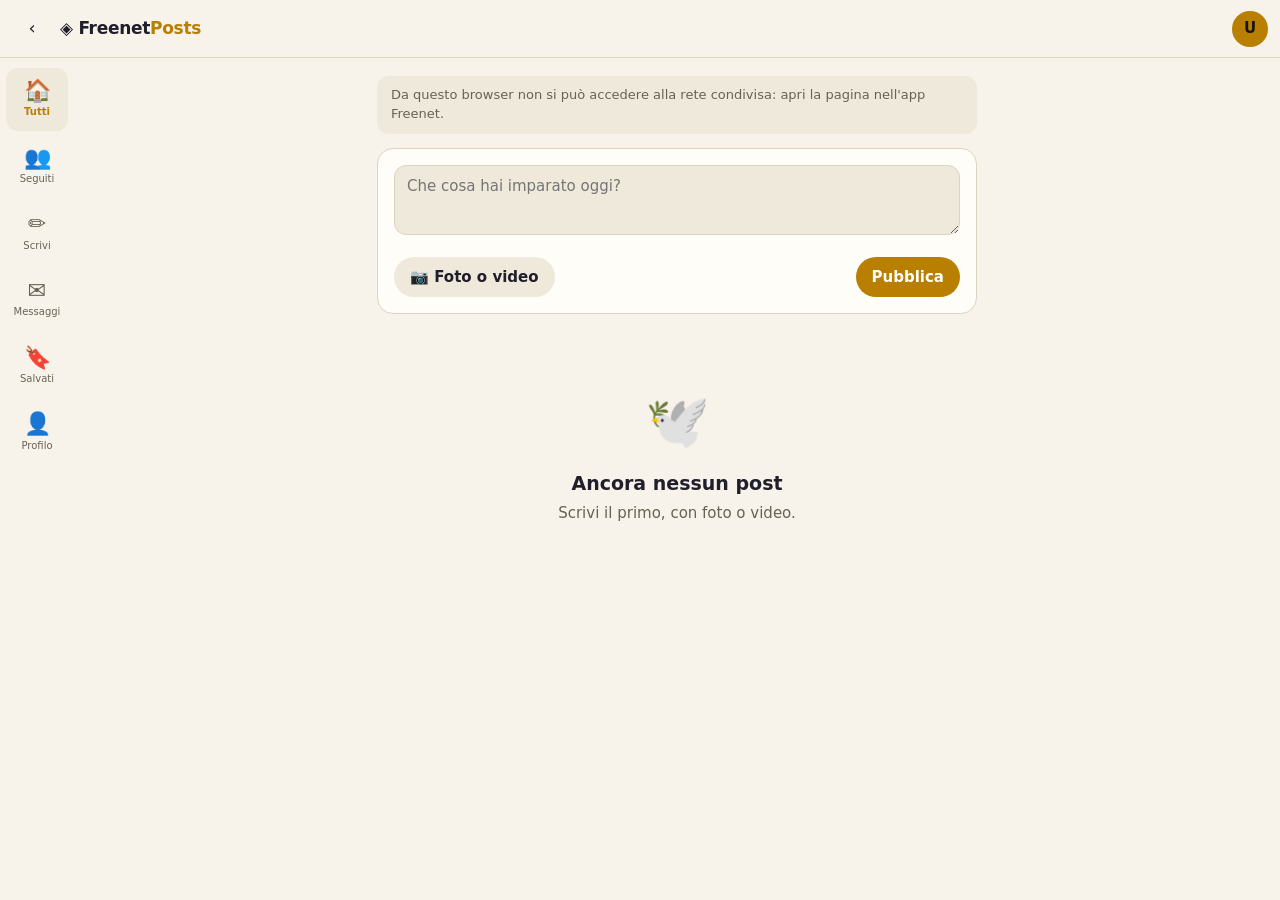
<file: app/src/main/assets/posts.html>
<!DOCTYPE html>
<html lang="it">
<head>
<meta charset="UTF-8">
<meta name="viewport" content="width=device-width, initial-scale=1, viewport-fit=cover">
<title>FreenetPosts — Web Open Source⁠</title>
<link rel="stylesheet" href="web7.css">
<style>
.column { max-width: 600px; margin: auto; }
.compose textarea { width: 100%; min-height: 70px; padding: 10px 12px; background: var(--panel2); border: 1px solid var(--line); border-radius: 12px; outline: none; resize: vertical; }
.compose .row { margin-top: 8px; }
.attach { cursor: pointer; }
.note { background: var(--panel); border: 1px solid var(--line); border-radius: var(--radius); margin-bottom: 14px; overflow: hidden; }
.note-head { display: flex; align-items: center; gap: 10px; padding: 10px 12px; min-width: 0; }
.note-text { padding: 0 12px 10px; white-space: pre-wrap; overflow-wrap: anywhere; }
.media { display: grid; gap: 2px; background: var(--panel2); position: relative; }
.media.n2, .media.n3, .media.n4 { grid-template-columns: 1fr 1fr; }
.media img { width: 100%; height: 100%; object-fit: cover; aspect-ratio: 1; }
.media.n1 img { aspect-ratio: auto; max-height: 560px; object-fit: contain; background: #000; }
.media.n3 img:first-child { grid-row: span 2; aspect-ratio: auto; }
.media .play { aspect-ratio: 16/10; display: flex; align-items: center; justify-content: center; position: relative; background: #000; color: #fff; cursor: pointer; }
.media .play img { position: absolute; inset: 0; opacity: .75; aspect-ratio: auto; }
.media .play span { position: relative; width: 64px; height: 64px; border-radius: 50%; background: rgba(0,0,0,.6); display: flex; align-items: center; justify-content: center; font-size: 28px; }
.media video { width: 100%; max-height: 560px; background: #000; display: block; }
.heart { position: absolute; inset: 0; display: flex; align-items: center; justify-content: center; font-size: 90px; pointer-events: none; animation: pop 0.8s ease forwards; }
@keyframes pop { 0% { transform: scale(.4); opacity: 0; } 30% { transform: scale(1.1); opacity: 1; } 100% { transform: scale(1); opacity: 0; } }
.note-actions { display: flex; gap: 4px; padding: 6px 8px; align-items: center; }
.note-actions .round { font-size: 20px; }
.note-actions .count { font-size: 13px; font-weight: 700; margin-right: 6px; }
.note-actions .on { color: var(--danger); }
.quote { display: block; border: 1px solid var(--line); border-radius: 12px; padding: 8px 10px; margin: 0 12px 10px; }
.preview { display: flex; gap: 6px; flex-wrap: wrap; margin-top: 8px; }
.preview img { width: 64px; height: 64px; object-fit: cover; border-radius: 8px; }
</style>
</head>
<body>
<header class="top">
  <a class="round" href="index.html" aria-label="Torna a Web Open Source⁠">‹</a>
  <a class="brand" href="#/all">◈ Freenet<b>Posts</b></a>
  <span class="grow"></span>
  <a href="#/me" id="me-avatar" aria-label="Il tuo profilo"></a>
</header>
<div class="shell">
  <nav class="side" id="side"></nav>
  <main class="content" id="app"></main>
</div>
<nav class="bottom" id="bottom"></nav>

<script src="fn-ws.js"></script>
<script src="fn-net.js"></script>
<script src="social.js"></script>
<script>
const { store, esc, timeAgo } = FNet;
const { toast, avatar, offlineNotice, drawComments, toggleVote } = Social;
const FEED = 'feed:post';
const SITE = 'w70-posts';
const MAX_IMAGES = 4;
const NAV = [['#/all', '🏠', 'Tutti'], ['#/following', '👥', 'Seguiti'], ['#/new', '✏️', 'Scrivi'], ['#/dm', '✉️', 'Messaggi'], ['#/saved', '🔖', 'Salvati'], ['#/me', '👤', 'Profilo']];
const app = document.getElementById('app');
let items = [];
let channels = new Map();
let myPub = '';
const follows = () => store.get('post_follows', {});
const saved = () => store.get('post_saved', []);

async function refresh() {
  const [list, chans] = await Promise.all([FNet.readItems(FEED), FNet.readItems('feed:channels')]);
  items = list;
  channels = new Map(chans.map(c => [c.tag, c]));
  myPub = (await FNet.identity()).pub;
  return list.online;
}

const { imageUrl } = Social;
function mediaHtml(n) {
  const media = Array.isArray(n.media) ? n.media : [];
  const video = media.find(m => m && m.type === 'video');
  const thumb = video && FNet.safeImage(video.thumb);
  const clip = video ? `<div class="media n1" data-media="${esc(n.id)}"><div class="play" onclick="playVideo(${esc(JSON.stringify(n.id))},this)">${thumb ? `<img src="${thumb}" alt="">` : ''}<span>▶</span></div></div>` : '';
  const images = media.filter(m => m && m.type === 'image' && imageUrl(m)).slice(0, MAX_IMAGES);
  // Foto e video nello stesso post: prima le foto, poi il video.
  return (images.length ? `<div class="media n${images.length}" data-media="${esc(n.id)}">${images.map(m => `<img data-src="${esc(imageUrl(m))}" data-sha="${esc(m.sha || '')}" alt="">`).join('')}</div>` : '') + clip;
}

function noteHtml(n) {
  const quoted = n.repost ? items.find(x => x.id === n.repost) : null;
  const isSaved = saved().includes(n.id);
  return `<article class="note" data-note="${esc(n.id)}">
    <div class="note-head"><a href="#/user/${esc(n.tag)}" class="row grow">${avatar(n.name, channels.get(n.tag)?.avatar)}<span class="grow"><b style="overflow-wrap:anywhere">${esc(n.name)}</b><div class="sub">${esc(timeAgo(n.created))}${quoted ? ' · ha rilanciato' : ''}</div></span></a>
      <button class="round" onclick="noteMenu(${esc(JSON.stringify(n.id))})" aria-label="Altro">⋯</button></div>
    ${n.text ? `<div class="note-text">${esc(n.text)}</div>` : ''}
    ${quoted ? `<a class="quote" href="#/p/${esc(quoted.id)}"><b>${esc(quoted.name)}</b><div style="overflow-wrap:anywhere">${esc(quoted.text || '')}</div></a>${mediaHtml(quoted)}` : mediaHtml(n)}
    <div class="note-actions">
      <button class="round" data-like="${esc(n.id)}" onclick="like(this)" aria-label="Mi piace">♡</button><span class="count" data-likes="${esc(n.id)}">0</span>
      <a class="round" href="#/p/${esc(n.id)}" aria-label="Commenti">💬</a><span class="count" data-comments-count="${esc(n.id)}">0</span>
      <button class="round" onclick="repost(${esc(JSON.stringify(n.id))})" aria-label="Rilancia">🔁</button>
      <button class="round" onclick="share(${esc(JSON.stringify(n.id))})" aria-label="Condividi">↗</button>
      <span class="grow"></span>
      ${n.author === myPub ? `<button class="round" onclick="deleteNote(${esc(JSON.stringify(n.id))})" aria-label="Elimina" title="Elimina">🗑</button>` : ''}
      <button class="round" onclick="toggleSave(${esc(JSON.stringify(n.id))},this)" aria-label="Salva">${isSaved ? '🔖' : '📑'}</button>
    </div></article>`;
}

// Contatori dopo la pagina: ogni post ha la sua bacheca di attività.
async function fillCounts() {
  const me = await FNet.identity();
  for (const b of document.querySelectorAll('[data-like]')) {
    try {
      const a = FNet.foldActivity(await FNet.read('c:' + b.dataset.like));
      const liked = a.votes.get(me.pub) === 1;
      b.textContent = liked ? '❤️' : '♡';
      b.classList.toggle('on', liked);
      document.querySelector(`[data-likes="${b.dataset.like}"]`).textContent = a.likes;
      document.querySelector(`[data-comments-count="${b.dataset.like}"]`).textContent = a.comments.length;
    } catch {}
  }
}
async function like(button) {
  const r = await toggleVote(button.dataset.like);
  button.textContent = r.liked ? '❤️' : '♡';
  button.classList.toggle('on', r.liked);
  document.querySelector(`[data-likes="${button.dataset.like}"]`).textContent = r.likes;
}
// Doppio tocco sull'immagine: mette "mi piace", come su Instagram.
let lastTap = { id: null, t: 0 };
document.addEventListener('click', async e => {
  const box = e.target.closest('[data-media]');
  if (!box || e.target.closest('.play') || e.target.tagName === 'VIDEO') return;
  const id = box.dataset.media, now = Date.now();
  if (lastTap.id === id && now - lastTap.t < 350) {
    const heart = document.createElement('div');
    heart.className = 'heart';
    heart.textContent = '❤️';
    box.append(heart);
    setTimeout(() => heart.remove(), 800);
    const button = document.querySelector(`[data-like="${id}"]`);
    if (button && !button.classList.contains('on')) like(button);
  }
  lastTap = { id, t: now };
});

async function playVideo(id, el) {
  const n = items.find(x => x.id === id);
  const video = (n.media || []).find(m => m.type === 'video');
  el.querySelector('span').textContent = '…';
  try {
    const url = await FNet.videoUrl(video, (got, total) => { el.querySelector('span').textContent = total ? Math.round(got / total * 100) + '%' : '…'; });
    const v = document.createElement('video');
    v.controls = true;
    v.playsInline = true;
    v.src = url;
    el.replaceWith(v);
    v.play().catch(() => {});
  } catch (e) { el.querySelector('span').textContent = '!'; toast(e.message); }
}

async function publishNote(data) {
  const id = FNet.newId('n');
  await FNet.publishMedia('post', FEED, id, { ...data, vis: 'public' }, { title: 'Post', text: data.text || '' });
}
async function repost(id) {
  try { await publishNote({ text: '', repost: id }); toast('Rilanciato'); render(); } catch (e) { toast(e.message); }
}
async function share(id) {
  const n = items.find(x => x.id === id);
  const text = `${n.name} su FreenetPosts: ${(n.text || '').slice(0, 80)} — codice ${n.id}`;
  try { await navigator.clipboard.writeText(text); toast('Copiato'); } catch { toast(text); }
}
function toggleSave(id, button) {
  const list = saved().filter(x => x !== id);
  const now = !saved().includes(id);
  if (now) list.unshift(id);
  store.set('post_saved', list);
  button.textContent = now ? '🔖' : '📑';
  toast(now ? 'Salvato' : 'Tolto dai salvati');
}
async function noteMenu(id) {
  const n = items.find(x => x.id === id);
  const me = await FNet.identity();
  if (n.author === me.pub) {
    const choice = await FNet.askText('Scrivi 1 per modificare il testo, 2 per eliminare il post');
    if (choice === '1') {
      const text = await FNet.askText('Nuovo testo', n.text || '');
      if (text === null) return;
      await FNet.saveItem(FEED, id, { text: text.trim().slice(0, 2000), media: n.media || [], repost: n.repost, vis: n.vis || 'public' });
      toast('Post modificato');
      render();
    }
    if (choice === '2') deleteNote(id);
    return;
  }
  const choice = await FNet.askText('Scrivi 1 per segnalare il post, 2 per bloccare questo utente');
  if (choice === '1') { await FNet.reportItem(FEED, id); toast('Segnalazione inviata'); }
  if (choice === '2') { FNet.blockUser(n.tag, n.name); toast('Utente bloccato'); render(); }
}
async function deleteNote(id) {
  const n = items.find(x => x.id === id);
  if (!n || n.author !== myPub || !await FNet.ask('Eliminare questo post?')) return;
  {
    await FNet.deleteItem(FEED, id);
    try {
      for (const m of n.media || []) if (m.type === 'video') await FNet.wipeVideoParts(m.parts || []);
      const photos = (n.media || []).filter(m => m.type === 'image');
      for (const m of photos) await FNet.call('siteDeleteFile', { site: SITE, file: m.file });
      if (photos.length) await FNet.publishSite(SITE);
      await FNet.removeFromChannel(id);
    } catch {}
    toast('Post eliminato');
    render();
  }
}

function showPicked(input) {
  const box = document.getElementById('picked');
  const files = [...input.files];
  box.innerHTML = files.map(f => f.type.startsWith('image/') ? `<img src="${URL.createObjectURL(f)}" alt="">` : `<span class="chip">🎬 ${esc(f.name)}</span>`).join('');
}
async function sendNote(form) {
  const text = form.text.value.trim();
  const files = [...form.media.files];
  if (!text && !files.length) return;
  const button = form.querySelector('button[type=submit]');
  const state = document.getElementById('compose-state');
  button.disabled = true;
  try {
    const id = FNet.newId('n');
    const media = files.length ? await Social.uploadMedia(files, id, SITE, t => { state.textContent = t; }, MAX_IMAGES) : [];
    state.textContent = 'Pubblico il post';
    await FNet.publishMedia('post', FEED, id, { text, media, vis: 'public' }, { title: 'Post', text, media: media.map(m => m.type) });
    form.reset();
    document.getElementById('picked').innerHTML = '';
    state.textContent = '';
    toast('Post pubblicato');
    render();
  } catch (e) { state.textContent = 'Non pubblicato: ' + e.message; }
  button.disabled = false;
}
const composeBox = `<form class="panel compose" onsubmit="event.preventDefault();sendNote(this)">
  <textarea name="text" maxlength="2000" placeholder="Che cosa hai imparato oggi?" aria-label="Nuovo post"></textarea>
  <div class="preview" id="picked"></div>
  <div class="row"><label class="btn attach">📷 Foto o video<input type="file" name="media" accept="image/*,video/*" multiple hidden onclick="if(FNet.IN_APP){event.preventDefault();location.hash='#/new'}" onchange="showPicked(this)"></label>
  <span class="grow sub" id="compose-state"></span><button class="btn main" type="submit">Pubblica</button></div></form>`;

function listHtml(list, empty) {
  return list.length ? list.map(noteHtml).join('') : empty;
}
async function viewAll() {
  const online = await refresh();
  const list = items.filter(FNet.isVisible);
  app.innerHTML = `<div class="column">${offlineNotice(online)}${composeBox}${listHtml(list, '<div class="empty"><div>🕊️</div><h2>Ancora nessun post</h2><p>Scrivi il primo, con foto o video.</p></div>')}</div>`;
  fillCounts();
}
// Persone della rete: chiunque abbia pubblicato o abbia un profilo. Si cerca per nome.
function people() {
  const map = new Map();
  for (const n of items.filter(FNet.isVisible)) if (!map.has(n.tag)) map.set(n.tag, { tag: n.tag, name: n.name, author: n.author, count: 0 });
  for (const n of items.filter(FNet.isVisible)) map.get(n.tag).count++;
  for (const [tag, c] of channels) if (!map.has(tag) && c.name) map.set(tag, { tag, name: c.name, count: 0 });
  map.delete(myPub.slice(0, 40));
  return [...map.values()];
}
function personRow(p) {
  const on = !!follows()[p.tag];
  return `<div class="row panel" style="margin-bottom:8px"><a class="row grow" href="#/user/${esc(p.tag)}" style="min-width:0">${avatar(p.name, channels.get(p.tag)?.avatar)}<span class="grow" style="min-width:0"><b style="overflow-wrap:anywhere">${esc(p.name)}</b><div class="sub">${p.count} post · ${esc(p.tag.slice(0, 8))}</div></span></a>
    <button class="btn ${on ? '' : 'main'}" onclick="toggleFollow(${esc(JSON.stringify(p.tag))})">${on ? 'Segui già' : 'Segui'}</button></div>`;
}
function searchPeople(q) {
  const t = q.trim().toLowerCase();
  const box = document.getElementById('people');
  if (!box) return;
  const found = t ? people().filter(p => p.name.toLowerCase().includes(t)).sort((a, b) => b.count - a.count).slice(0, 30) : [];
  box.innerHTML = !t ? '' : found.length ? found.map(personRow).join('') : '<p class="sub">Nessuno con questo nome.</p>';
}
async function viewFollowing() {
  const online = await refresh();
  const mine = follows();
  const list = items.filter(FNet.isVisible).filter(n => mine[n.tag]);
  const followed = people().filter(p => mine[p.tag]);
  app.innerHTML = `<div class="column">${offlineNotice(online)}<h2 style="margin-bottom:12px">Seguiti</h2>
    <input id="find" type="search" placeholder="🔎 Cerca persone per nome" oninput="searchPeople(this.value)" style="width:100%;padding:10px 12px;border-radius:10px;background:var(--panel2);border:1px solid var(--line);margin-bottom:10px">
    <div id="people"></div>
    ${followed.length ? `<div class="sub" style="margin:6px 0">Segui ${followed.length} ${followed.length === 1 ? 'persona' : 'persone'}</div>${followed.map(personRow).join('')}` : ''}
    <h3 style="margin:14px 0 8px">Post delle persone che segui</h3>
    ${listHtml(list, '<div class="empty"><div>👥</div><h2>Non segui ancora nessuno</h2><p>Cerca un nome qui sopra e premi Segui.</p></div>')}</div>`;
  fillCounts();
}
async function viewSaved() {
  await refresh();
  const byId = new Map(items.map(n => [n.id, n]));
  const list = saved().map(id => byId.get(id)).filter(Boolean);
  app.innerHTML = `<div class="column"><h2 style="margin-bottom:12px">Salvati</h2>${listHtml(list, '<div class="empty"><div>🔖</div><h2>Niente di salvato</h2><p>Tocca 📑 su un post per ritrovarlo qui.</p></div>')}</div>`;
  fillCounts();
}
async function viewUser(param) {
  await refresh();
  const me = await FNet.identity();
  const tag = param || me.tag;
  const own = tag === me.tag;
  const list = items.filter(n => n.tag === tag && (own || FNet.isVisible(n)));
  const name = own ? await FNet.displayName() : list[0]?.name || channels.get(tag)?.name || 'Profilo';
  const info = channels.get(tag) || {};
  const followed = !!follows()[tag];
  app.innerHTML = `<div class="column"><div class="row" style="margin-bottom:12px">${avatar(name, own ? FNet.profile().avatar : info.avatar, true)}<div class="grow"><h1 style="font-size:20px;overflow-wrap:anywhere">${esc(name)}</h1><div class="sub">${list.length} post</div></div></div>
    <p style="white-space:pre-wrap;overflow-wrap:anywhere;margin-bottom:12px">${esc(own ? FNet.profile().bio : info.bio || '')}</p>
    <div class="row wrap" style="margin-bottom:14px">${own ? '<a class="btn" href="video.html#/settings">Modifica profilo</a>' : `<button class="btn ${followed ? '' : 'main'}" onclick="toggleFollow(${esc(JSON.stringify(tag))})">${followed ? 'Segui già' : 'Segui'}</button>${list[0] ? `<a class="btn" href="#/dm/${esc(list[0].author)}">✉️ Messaggio</a>` : ''}`}</div>
    ${list.map(noteHtml).join('')}</div>`;
  fillCounts();
}
function toggleFollow(tag) {
  const f = follows();
  if (f[tag]) delete f[tag]; else f[tag] = true;
  store.set('post_follows', f);
  const q = document.getElementById('find')?.value;
  render().then(() => { const i = document.getElementById('find'); if (q && i) { i.value = q; searchPeople(q); } });
}
async function viewNote(id) {
  await refresh();
  const n = items.find(x => x.id === id);
  if (!n) { app.innerHTML = '<div class="empty"><div>🔎</div><h2>Post non trovato</h2></div>'; return; }
  app.innerHTML = `<div class="column">${noteHtml(n)}<div class="panel" data-comments id="comments"></div></div>`;
  fillCounts();
  drawComments(document.getElementById('comments'), id);
}
// ── messaggi privati ─────────────────────────────────────────────────────────
async function viewInbox() {
  app.innerHTML = '<div class="column"><h2>✉️ Messaggi</h2><p class="sub" style="margin:6px 0 12px">🔒 Cifrati da un capo all\'altro: solo tu e l\'altra persona potete leggerli. Sulla rete passano solo lettere e numeri illeggibili.</p><div id="inbox"><p class="sub">Leggo dalla rete…</p></div></div>';
  const people = await FNet.dmInbox();
  const box = document.getElementById('inbox');
  if (box) box.innerHTML = people.length ? people.map(p => `<a class="row panel" style="margin-bottom:8px" href="#/dm/${esc(p.pub)}">${avatar(p.name, channels.get(p.pub.slice(0, 40))?.avatar)}<span class="grow"><b style="overflow-wrap:anywhere">${esc(p.name)}</b><div class="sub">${esc(timeAgo(p.time))}</div></span>›</a>`).join('')
    : '<div class="empty"><div>✉️</div><h2>Nessun messaggio</h2><p>Apri il profilo di qualcuno e premi ✉️ Messaggio.</p></div>';
}
async function viewChat(pub) {
  await refresh();
  const who = items.find(n => n.author === pub) || {};
  const name = who.name || channels.get(pub.slice(0, 40))?.name || 'Utente';
  app.innerHTML = `<div class="column"><div class="row" style="margin-bottom:8px"><a class="round" href="#/dm">‹</a>${avatar(name, channels.get(pub.slice(0, 40))?.avatar)}<b class="grow" style="overflow-wrap:anywhere">${esc(name)}</b><span class="sub">🔒</span></div>
    <div id="chat" class="panel" style="min-height:200px"><p class="sub">Decifro i messaggi…</p></div>
    <form class="row" style="margin-top:10px" onsubmit="event.preventDefault();sendChat(this,${esc(JSON.stringify(pub))},${esc(JSON.stringify(name))})">
      <input class="grow" name="text" maxlength="4000" required placeholder="Messaggio cifrato" style="padding:10px 12px;border-radius:10px;background:var(--panel2);border:1px solid var(--line);min-width:0">
      <button class="btn main">Invia</button></form><div class="sub" id="chat-state"></div></div>`;
  drawChat(pub);
}
async function drawChat(pub) {
  const list = await FNet.readDM(pub);
  const box = document.getElementById('chat');
  if (!box) return;
  box.innerHTML = list.length ? list.map(m => `<div style="display:flex;justify-content:${m.mine ? 'flex-end' : 'flex-start'};margin:6px 0"><div style="max-width:80%;padding:8px 12px;border-radius:14px;background:${m.mine ? 'var(--accent)' : 'var(--panel2)'};color:${m.mine ? '#fff' : 'inherit'};white-space:pre-wrap;overflow-wrap:anywhere">${esc(m.text)}<div style="font-size:10px;opacity:.7;margin-top:2px">${esc(timeAgo(m.time))}</div></div></div>`).join('')
    : '<p class="sub">Ancora nessun messaggio. Scrivi tu il primo.</p>';
  box.scrollTop = box.scrollHeight;
}
async function sendChat(form, pub, name) {
  const text = form.text.value.trim();
  if (!text) return;
  const state = document.getElementById('chat-state');
  form.querySelector('button').disabled = true;
  try {
    state.textContent = 'Cifro e invio…';
    const r = await FNet.sendDM(pub, text);
    FNet.rememberDM(pub, name);
    form.text.value = '';
    state.textContent = r.queued ? 'Salvato: partirà quando il nodo risponde' : '';
    drawChat(pub);
  } catch (e) { state.textContent = 'Non inviato: ' + e.message; }
  form.querySelector('button').disabled = false;
}
async function drawChrome() {
  document.getElementById('me-avatar').innerHTML = avatar(await FNet.displayName(), FNet.profile().avatar);
  const route = location.hash || '#/all';
  const entry = ([hash, icon, label]) => `<a class="nav-item ${route.startsWith(hash) ? 'on' : ''}" href="${hash}"><span>${icon}</span><span>${label}</span></a>`;
  document.getElementById('side').innerHTML = NAV.map(entry).join('');
  document.getElementById('bottom').innerHTML = NAV.map(entry).join('');
}
async function render() {
  const [, page, arg] = (location.hash || '#/all').match(/^#\/([a-z]+)\/?(.*)$/) || [null, 'all', ''];
  const param = arg ? decodeURIComponent(arg) : '';
  drawChrome();
  try {
    if (page === 'following') await viewFollowing();
    else if (page === 'saved') await viewSaved();
    else if (page === 'me') await viewUser('');
    else if (page === 'user') await viewUser(param);
    else if (page === 'p') await viewNote(param);
    else if (page === 'dm' && param) await viewChat(param);
    else if (page === 'dm') await viewInbox();
    else if (page === 'new') app.innerHTML = `<div class="column"><h2 style="margin-bottom:12px">Nuovo post</h2>${composeBox}</div>`;
    else await viewAll();
    FNet.loadVerifiedImages(app);
  } catch (e) {
    app.innerHTML = `<div class="empty"><div>⚠️</div><h2>Qualcosa non ha funzionato</h2><p>${esc(e.message)}</p></div>`;
  }
}
addEventListener('hashchange', render);
render();
</script>
</body>
</html>
</file>
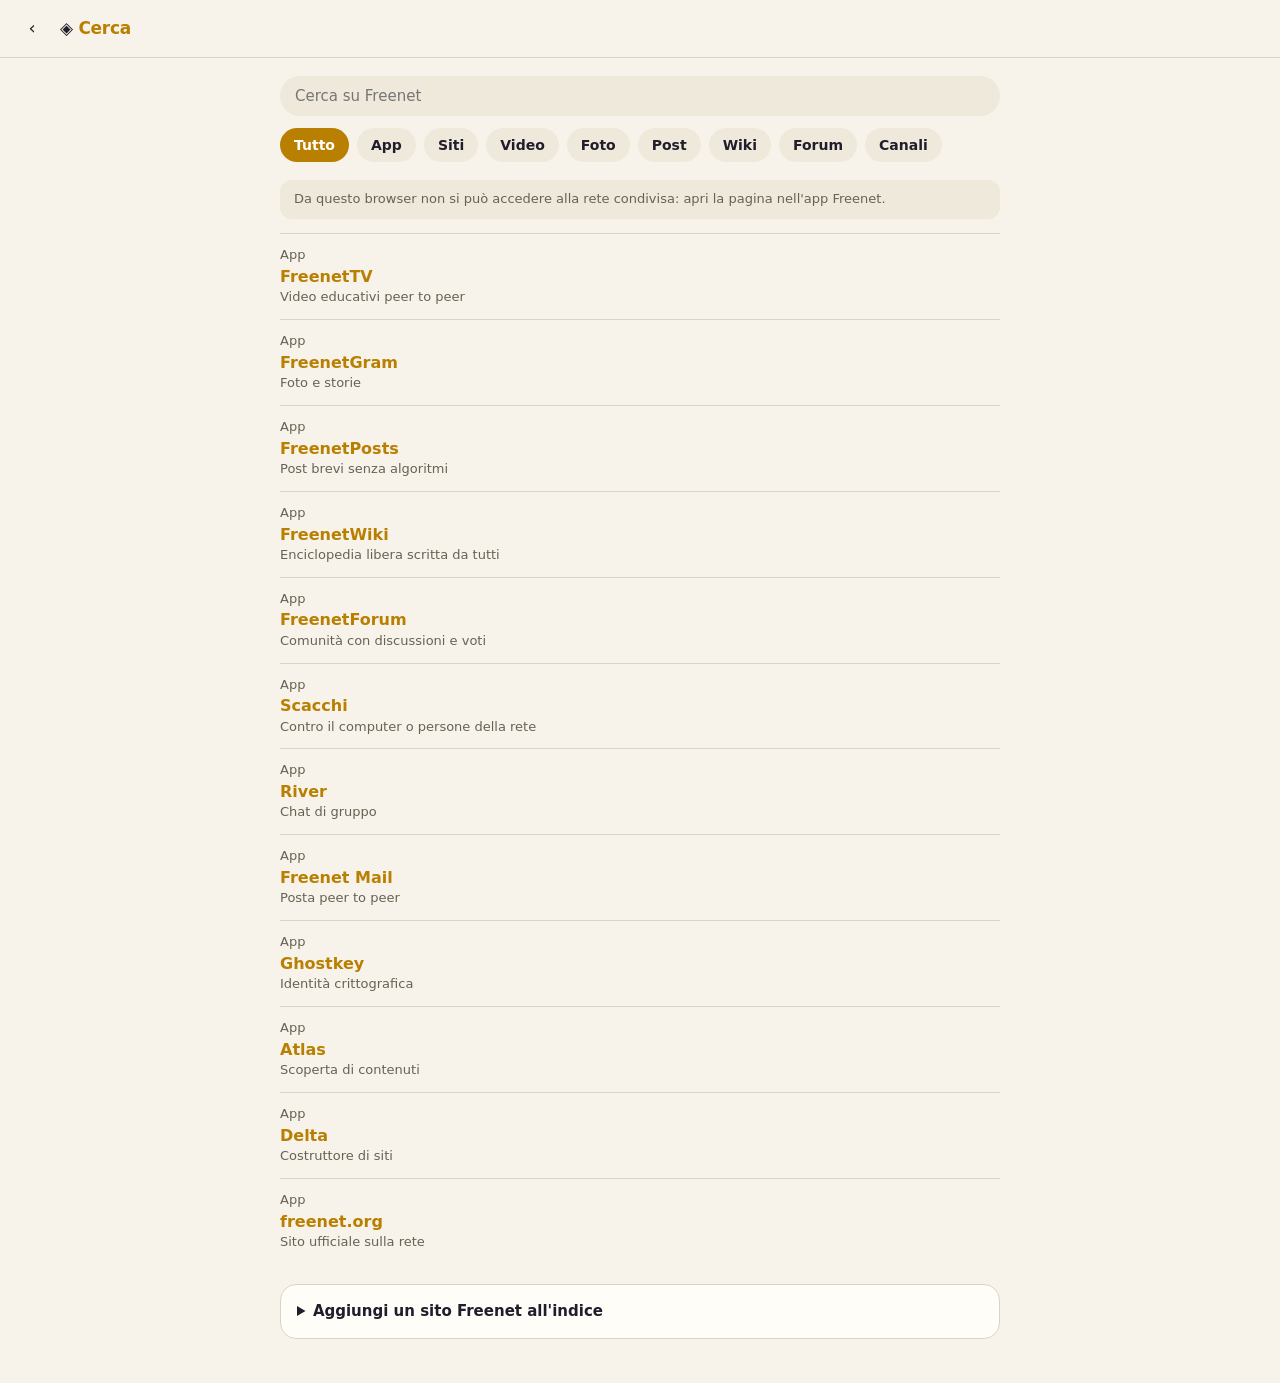
<file: app/src/main/assets/search.html>
<!DOCTYPE html>
<html lang="it">
<head>
<meta charset="UTF-8">
<meta name="viewport" content="width=device-width, initial-scale=1, viewport-fit=cover">
<title>Cerca — Web 7.0</title>
<link rel="stylesheet" href="web7.css">
<style>
.wrap { max-width: 720px; margin: auto; }
.result { display: block; padding: 12px 0; border-top: 1px solid var(--line); min-width: 0; }
.result h3 { font-size: 16px; color: var(--accent); overflow-wrap: anywhere; }
.result p { overflow-wrap: anywhere; display: -webkit-box; -webkit-line-clamp: 2; -webkit-box-orient: vertical; overflow: hidden; }
</style>
</head>
<body>
<header class="top">
  <a class="round" href="index.html" aria-label="Torna a Web 7.0">‹</a>
  <a class="brand" href="search.html">◈ <b>Cerca</b></a>
</header>
<main class="content" style="padding-bottom:30px"><div class="wrap">
  <form class="search" style="margin-bottom:12px" onsubmit="event.preventDefault();runSearch()"><input id="q" type="search" placeholder="Cerca su Freenet" aria-label="Cerca" autocomplete="off"></form>
  <div class="chips" id="tabs"></div>
  <div id="notice"></div>
  <div id="results"></div>
  <details class="panel" style="margin-top:20px"><summary style="cursor:pointer;font-weight:700">Aggiungi un sito Freenet all'indice</summary>
    <form style="margin-top:12px" onsubmit="event.preventDefault();addSite(this)">
      <label class="field"><span>Chiave del sito</span><input name="key" required autocomplete="off"></label>
      <label class="field"><span>Nome</span><input name="title" maxlength="120" required></label>
      <label class="field"><span>Descrizione</span><textarea name="desc" maxlength="500"></textarea></label>
      <button class="btn main">Aggiungi</button></form></details>
</div></main>
<script src="fn-ws.js"></script>
<script src="fn-net.js"></script>
<script src="social.js"></script>
<script>
const { esc, timeAgo } = FNet;
const SITES = 'dir:sites';
const TABS = [['all', 'Tutto'], ['app', 'App'], ['site', 'Siti'], ['video', 'Video'], ['photo', 'Foto'], ['post', 'Post'], ['wiki', 'Wiki'], ['forum', 'Forum'], ['channel', 'Canali']];
const FORUMS = ['scienza', 'matematica', 'programmazione', 'storia', 'lingue', 'tecnologia', 'freenet'];
let loading = 0;
const APPS = [
  ['FreenetTV', 'Video educativi peer to peer', 'video.html'], ['FreenetGram', 'Foto e storie', 'photos.html'],
  ['FreenetPosts', 'Post brevi senza algoritmi', 'posts.html'], ['FreenetWiki', 'Enciclopedia libera scritta da tutti', 'wiki.html'],
  ['FreenetForum', 'Comunità con discussioni e voti', 'forum.html'], ['Scacchi', 'Contro il computer o persone della rete', 'chess.html'],
  ['River', 'Chat di gruppo', 'index.html#open=river'], ['Freenet Mail', 'Posta peer to peer', 'index.html#open=mail'],
  ['Ghostkey', 'Identità crittografica', 'index.html#open=ghostkey'], ['Atlas', 'Scoperta di contenuti', 'index.html#open=atlas'],
  ['Delta', 'Costruttore di siti', 'index.html#open=delta'], ['freenet.org', 'Sito ufficiale sulla rete', 'index.html#open=freenetorg'],
];
let tab = 'all';
let index = [];
let online = true;

// Ogni bacheca entra nei risultati appena arriva: non si aspetta la più lenta.
async function buildIndex() {
  const parts = new Map();
  const apps = APPS.map(([title, text, href]) => ({ type: 'app', title, text, href }));
  const names = new Map();
  const merge = () => { index = apps.concat(...parts.values()); draw(); };
  const add = (feed, make) => {
    loading++;
    return FNet.readItems(feed).then(list => {
      if (list.online === false) online = false;
      list.filter(FNet.isVisible).forEach(i => i.tag && i.name && names.set(i.tag, i.name));
      parts.set(feed, list.filter(FNet.isVisible).map(make).filter(Boolean));
    }).catch(() => { online = false; }).finally(() => { loading--; merge(); });
  };
  online = true;
  merge();
  await Promise.all([
    add(SITES, s => FNet.SAFE_KEY.test(s.key || '') && { type: 'site', title: s.title, text: s.desc, href: 'index.html#open=' + s.key, time: s.created }),
    add('feed:video', v => ({ type: 'video', id: v.id, title: v.title, text: `${v.name} · ${v.cat || ''} · ${v.desc || ''}`, href: 'video.html#/watch/' + v.id, time: v.created })),
    add('feed:photo', p => ({ type: 'photo', id: p.id, title: p.caption || 'Foto di ' + p.name, text: p.name, href: 'photos.html#/p/' + p.id, time: p.created })),
    add('feed:post', n => n.text && { type: 'post', id: n.id, title: n.name, text: n.text, href: 'posts.html#/p/' + n.id, time: n.created }),
    add('wiki:index', a => a.title && { type: 'wiki', title: a.title, text: a.summary, href: 'wiki.html#/w/' + a.slug, time: a.created }),
    ...FORUMS.map(f => add('forum:r:' + f, t => t.title && { type: 'forum', id: t.id, title: t.title, text: `f/${f} · ${t.name} · ${t.text || ''}`, href: `forum.html#/t/${f}/${t.id}`, time: t.created })),
    add('feed:channels', c => ({ type: 'channel', title: names.get(c.tag) || c.name, text: c.bio, href: 'video.html#/channel/' + c.tag, time: c.created })),
  ]);
}
function score(entry, words, phrase) {
  const title = String(entry.title || '').toLowerCase(), text = String(entry.text || '').toLowerCase();
  if (entry.id === phrase) return 100;
  let s = 0;
  for (const w of words) {
    if (title.includes(w)) s += title.startsWith(w) ? 4 : 3;
    else if (text.includes(w)) s += 1;
    else return 0;
  }
  return s + (title.includes(phrase) ? 3 : 0);
}
const LABEL = { app: 'App', site: 'Sito', video: 'Video', photo: 'Foto', post: 'Post', wiki: 'Wiki', forum: 'Forum', channel: 'Canale' };
function draw() {
  document.getElementById('tabs').innerHTML = TABS.map(([k, l]) => `<button class="chip ${k === tab ? 'on' : ''}" onclick="tab='${k}';draw()">${l}</button>`).join('');
  document.getElementById('notice').innerHTML = Social.offlineNotice(online) + (loading ? `<p class="sub" style="margin-bottom:8px">🔄 Cerco nella rete Freenet… (${loading} ${loading === 1 ? 'fonte' : 'fonti'} ancora in arrivo)</p>` : '');
  const phrase = document.getElementById('q').value.trim();
  const low = phrase.toLowerCase();
  const words = low.split(/\s+/).filter(Boolean);
  const pool = index.filter(e => tab === 'all' || e.type === tab);
  const found = words.length
    ? pool.map(e => ({ e, s: e.id === phrase ? 100 : score(e, words, low) })).filter(x => x.s > 0).sort((a, b) => b.s - a.s || (b.e.time || 0) - (a.e.time || 0)).map(x => x.e)
    : pool;
  const keyBox = FNet.SAFE_KEY.test(phrase) ? `<div class="panel" id="keycheck"><b>Link Freenet</b><div class="sub" style="overflow-wrap:anywhere">${esc(phrase)}</div><p id="keystate" style="margin-top:6px">Controllo sulla rete se è pubblico…</p></div>` : '';
  if (keyBox) checkKey(phrase);
  document.getElementById('results').innerHTML = keyBox + (found.length
    ? found.slice(0, 100).map(e => `<a class="result" href="${esc(e.href)}"><div class="sub">${LABEL[e.type]}${e.time ? ' · ' + esc(timeAgo(e.time)) : ''}</div><h3>${esc(e.title)}</h3><p class="sub">${esc(e.text || '')}</p></a>`).join('')
    : keyBox ? '' : loading ? '' : '<div class="empty"><div>🔎</div><h2>Nessun risultato</h2><p>La ricerca copre ciò che è stato pubblicato su Web 7.0 e i siti aggiunti all\'indice.</p></div>');
}
// Un link è pubblico se il nodo riesce a trovarne il contratto sulla rete Freenet.
let keyCheckSeq = 0;
async function checkKey(key) {
  const seq = ++keyCheckSeq;
  let text;
  try {
    const ctrl = new AbortController();
    const timer = setTimeout(() => ctrl.abort(), 60000);
    const r = await fetch(FNet.siteUrl(key, 'index.html'), { signal: ctrl.signal });
    clearTimeout(timer);
    text = r.ok ? 'public' : 'missing';
  } catch { text = 'unreachable'; }
  const el = document.getElementById('keystate');
  if (!el || seq !== keyCheckSeq) return;
  const href = FNet.INSIDE_FREENET ? FNet.siteUrl(key, '') : 'index.html#open=' + key;
  const target = FNet.INSIDE_FREENET ? ' target="_blank" rel="noopener"' : '';
  el.innerHTML = text === 'public'
    ? `✅ Pubblico: il sito è sulla rete Freenet. <a class="btn main" style="margin-left:6px" href="${esc(href)}"${target}>Apri</a>`
    : text === 'missing'
      ? '❌ Non trovato: nessun sito pubblico con questa chiave sulla rete Freenet.'
      : '⚠️ Non riesco a controllare: il nodo non risponde.';
}
async function runSearch() {
  const q = document.getElementById('q').value.trim();
  // Dentro Freenet la pagina non può cambiare il proprio indirizzo: la ricerca va avanti lo stesso.
  try { history.replaceState(null, '', 'search.html?q=' + encodeURIComponent(q)); } catch {}
  draw();
}
async function addSite(form) {
  const key = form.key.value.trim();
  if (!FNet.SAFE_KEY.test(key)) { Social.toast('Chiave non valida'); return; }
  try {
    await FNet.saveItem(SITES, 's' + key.slice(0, 40), { key, title: form.title.value.trim(), desc: form.desc.value.trim(), vis: 'public' });
    Social.toast('Sito aggiunto');
    form.reset();
    await buildIndex();
  } catch (e) { Social.toast(e.message); }
}
document.getElementById('q').value = new URLSearchParams(location.search).get('q') || '';
document.getElementById('q').addEventListener('input', draw);
buildIndex();
</script>
</body>
</html>
</file>
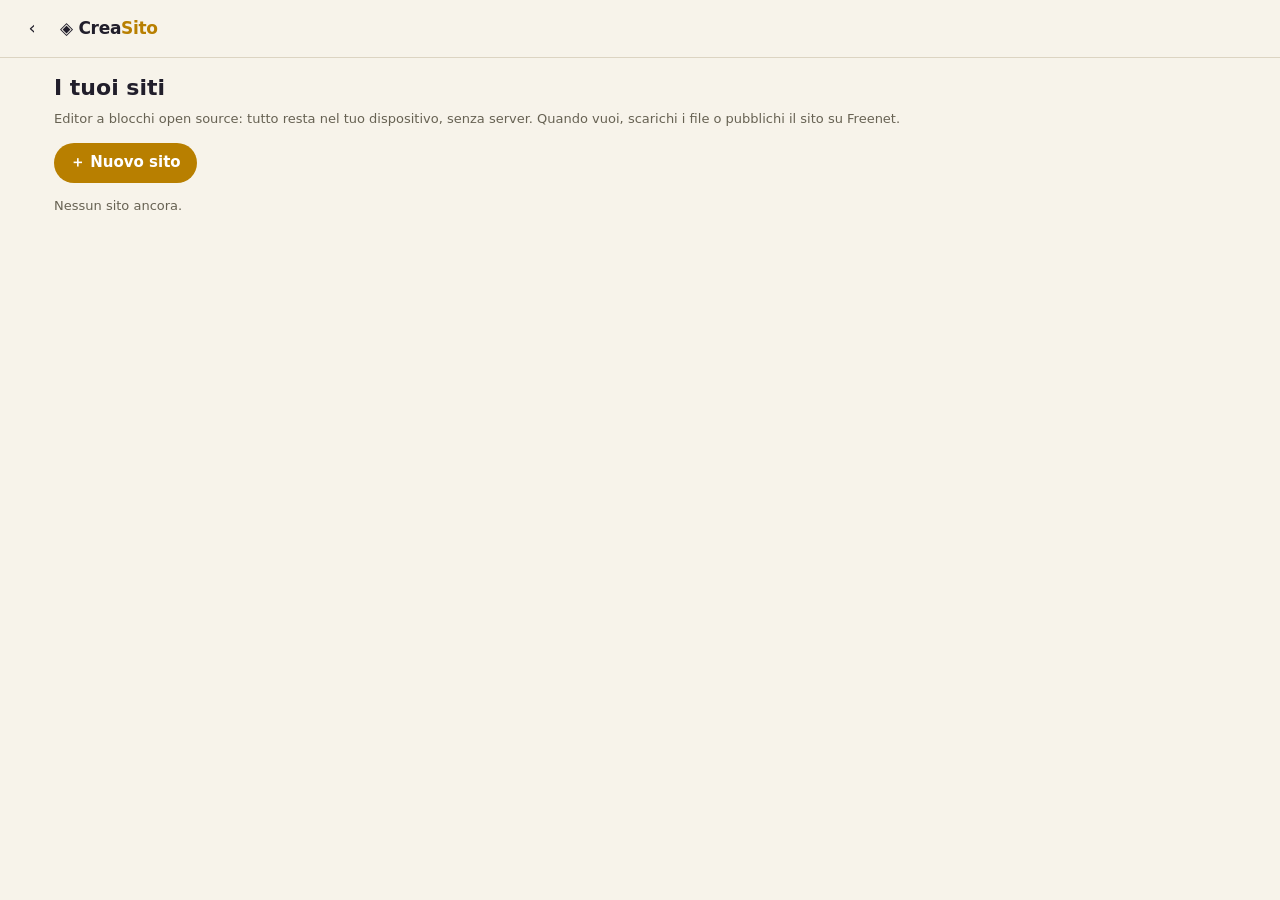
<file: app/src/main/assets/sito.html>
<!doctype html>
<html lang="it">
<head>
<meta charset="utf-8">
<meta name="viewport" content="width=device-width, initial-scale=1, viewport-fit=cover">
<title>Crea sito — Web Open Source⁠</title>
<link rel="stylesheet" href="web7.css">
<style>
.editor { display: grid; gap: 14px; grid-template-columns: 1fr; }
@media (min-width: 980px) { .editor { grid-template-columns: 1fr 1fr; } .preview-wrap { position: sticky; top: 70px; align-self: start; } }
.block { border: 1px solid var(--line); border-radius: 12px; padding: 10px; margin-bottom: 10px; background: var(--panel); }
.block .head { display: flex; align-items: center; gap: 6px; margin-bottom: 8px; font-size: 13px; color: var(--muted); }
.block textarea, .block input, .field input, .field select { width: 100%; box-sizing: border-box; padding: 9px 11px; border-radius: 9px; border: 1px solid var(--line); background: var(--panel2); color: var(--text); font: inherit; }
.block textarea { min-height: 70px; resize: vertical; }
.block img { max-width: 100%; border-radius: 8px; display: block; margin-top: 6px; }
.addbar { display: flex; flex-wrap: wrap; gap: 6px; margin: 10px 0; }
.addbar button, .mini { padding: 7px 11px; border-radius: 9px; border: 1px solid var(--line); background: var(--panel2); color: var(--text); font: inherit; font-size: 13px; cursor: pointer; }
.pages { display: flex; gap: 6px; flex-wrap: wrap; margin-bottom: 10px; }
.pages button.on { border-color: var(--accent); font-weight: 700; }
.preview-wrap iframe { width: 100%; height: 70vh; border: 1px solid var(--line); border-radius: 12px; background: #fff; }
.sites a { display: flex; justify-content: space-between; gap: 10px; padding: 12px; border: 1px solid var(--line); border-radius: 12px; margin-bottom: 8px; }
</style>
</head>
<body>
<header class="top">
  <a class="round" href="index.html" aria-label="Torna a Web Open Source⁠">‹</a>
  <a class="brand" href="#/">◈ Crea<b>Sito</b></a>
  <span class="grow"></span>
</header>
<main class="content" id="app" style="max-width:1200px;margin:auto;padding:14px"></main>

<script src="fn-ws.js"></script>
<script src="fn-net.js"></script>
<script>
// Editor di siti a blocchi, open source e tutto locale: i siti restano nel dispositivo finché
// non li scarichi come file o li pubblichi tu stesso come sito Freenet.
const { store, esc } = FNet;
const app = document.getElementById('app');
const THEMES = {
  chiaro: { bg: '#ffffff', text: '#1d2330', accent: '#0a66d6', card: '#f2f5fa' },
  scuro: { bg: '#14161c', text: '#eceff4', accent: '#4aa3ff', card: '#1f232c' },
  carta: { bg: '#f7f1e3', text: '#2b2418', accent: '#9a5b13', card: '#efe6d0' },
  natura: { bg: '#f1f7f0', text: '#1f2d1d', accent: '#2f7d32', card: '#e2efe0' },
};
const KINDS = { titolo: '🔠 Titolo', testo: '📝 Testo', immagine: '🖼️ Immagine', elenco: '• Elenco', citazione: '❝ Citazione', link: '🔗 Pulsante', separatore: '— Linea' };
const sites = () => store.get('sites', []);
const saveSites = list => store.set('sites', list);
let current = null, pageIndex = 0;

function toast(text) {
  const t = document.createElement('div');
  t.className = 'toast';
  t.textContent = text;
  document.body.append(t);
  setTimeout(() => t.remove(), 3500);
}
function persist() {
  const list = sites().filter(s => s.id !== current.id);
  current.updated = Date.now();
  list.unshift(current);
  try { saveSites(list); } catch { toast('Spazio pieno: usa immagini più piccole'); }
}
const slugOf = (title, used) => {
  let base = String(title).toLowerCase().normalize('NFD').replace(/[̀-ͯ]/g, '').replace(/[^a-z0-9]+/g, '-').replace(/^-|-$/g, '').slice(0, 30) || 'pagina';
  let slug = base, n = 2;
  while (used.includes(slug)) slug = `${base}-${n++}`;
  return slug;
};

// ── HTML del sito: tutto il testo passa da esc(), le immagini sono solo JPEG incorporati ──
function pageHtml(site, page) {
  const t = THEMES[site.theme] || THEMES.chiaro;
  const nav = site.pages.map(p => `<a href="${p.slug}.html"${p === page ? ' class="on"' : ''}>${esc(p.title)}</a>`).join('');
  const body = page.blocks.map(b => {
    if (b.kind === 'titolo') return `<h2>${esc(b.text)}</h2>`;
    if (b.kind === 'testo') return esc(b.text).split(/\n{2,}/).map(par => `<p>${par.replace(/\n/g, '<br>')}</p>`).join('');
    if (b.kind === 'immagine') return /^data:image\/jpeg;base64,[A-Za-z0-9+/=]+$/.test(b.src || '') ? `<figure><img src="${b.src}" alt="${esc(b.text)}">${b.text ? `<figcaption>${esc(b.text)}</figcaption>` : ''}</figure>` : '';
    if (b.kind === 'elenco') return `<ul>${String(b.text).split('\n').filter(Boolean).map(r => `<li>${esc(r)}</li>`).join('')}</ul>`;
    if (b.kind === 'citazione') return `<blockquote>${esc(b.text)}</blockquote>`;
    if (b.kind === 'link') {
      const page2 = site.pages.find(p => p.slug === b.url);
      const href = page2 ? `${page2.slug}.html` : /^(https?:\/\/|\/v1\/contract\/web\/)[^\s"'<>]+$/.test(b.url || '') ? b.url : '#';
      return `<p><a class="btn" href="${esc(href)}">${esc(b.text || 'Apri')}</a></p>`;
    }
    if (b.kind === 'separatore') return '<hr>';
    return '';
  }).join('\n');
  return `<!doctype html><html lang="it"><head><meta charset="utf-8"><meta name="viewport" content="width=device-width, initial-scale=1">
<title>${esc(page.title)} — ${esc(site.name)}</title>
<style>body{margin:0;background:${t.bg};color:${t.text};font:17px/1.6 system-ui,'Segoe UI',sans-serif}header{background:${t.card};padding:18px 16px}header h1{margin:0 0 8px;font-size:26px}nav{display:flex;gap:14px;flex-wrap:wrap}nav a{color:${t.accent};text-decoration:none;font-weight:600}nav a.on{text-decoration:underline}main{max-width:760px;margin:auto;padding:16px}img{max-width:100%;border-radius:10px}figure{margin:16px 0}figcaption{font-size:14px;opacity:.75}blockquote{border-left:4px solid ${t.accent};margin:16px 0;padding:6px 14px;background:${t.card}}.btn{display:inline-block;background:${t.accent};color:#fff;padding:10px 18px;border-radius:10px;text-decoration:none;font-weight:700}hr{border:0;border-top:1px solid ${t.accent};opacity:.4;margin:24px 0}footer{text-align:center;font-size:13px;opacity:.6;padding:20px}</style>
</head><body><header><h1>${esc(site.name)}</h1><nav>${nav}</nav></header><main>${body}</main><footer>Fatto con Crea sito di Web Open Source⁠</footer></body></html>`;
}

// ── elenco dei siti ──────────────────────────────────────────────────────────
function viewList() {
  const list = sites();
  app.innerHTML = `<h1 style="font-size:22px;margin-bottom:6px">I tuoi siti</h1>
    <p class="sub" style="margin-bottom:14px">Editor a blocchi open source: tutto resta nel tuo dispositivo, senza server. Quando vuoi, scarichi i file o pubblichi il sito su Freenet.</p>
    <button class="btn main" onclick="newSite()" style="margin-bottom:14px">＋ Nuovo sito</button>
    <div class="sites">${list.length ? list.map(s => `<a href="#/edit/${esc(s.id)}"><b>${esc(s.name)}</b><span class="sub">${s.pages.length} pagine${s.key ? ' · pubblicato' : ''}</span></a>`).join('') : '<p class="sub">Nessun sito ancora.</p>'}</div>`;
}
async function newSite() {
  const name = (await FNet.askText('Nome del sito', 'Il mio sito') || '').trim().slice(0, 60);
  if (!name) return;
  current = { id: FNet.newId('s'), name, theme: 'chiaro', pages: [{ title: 'Home', slug: 'index', blocks: [{ kind: 'titolo', text: 'Benvenuti' }, { kind: 'testo', text: 'Scrivi qui il testo della pagina.' }] }] };
  persist();
  location.hash = '#/edit/' + current.id;
}

// ── editor ───────────────────────────────────────────────────────────────────
function viewEdit(id) {
  current = sites().find(s => s.id === id);
  if (!current) { location.hash = '#/'; return; }
  pageIndex = Math.min(pageIndex, current.pages.length - 1);
  const page = current.pages[pageIndex];
  app.innerHTML = `<div class="row wrap" style="margin-bottom:10px;gap:8px"><a class="mini" href="#/">‹ Siti</a>
      <input value="${esc(current.name)}" maxlength="60" onchange="current.name=this.value.trim()||current.name;persist();drawPreview()" style="flex:1;min-width:160px;padding:8px 10px;border-radius:9px;border:1px solid var(--line);background:var(--panel2);color:var(--text);font:inherit;font-weight:700">
      <select onchange="current.theme=this.value;persist();drawPreview()" class="mini">${Object.keys(THEMES).map(k => `<option ${k === current.theme ? 'selected' : ''}>${k}</option>`).join('')}</select></div>
    <div class="editor"><div>
      <div class="pages">${current.pages.map((p, i) => `<button class="mini ${i === pageIndex ? 'on' : ''}" onclick="pageIndex=${i};render()">${esc(p.title)}</button>`).join('')}<button class="mini" onclick="addPage()">＋ Pagina</button></div>
      <div class="row" style="gap:6px;margin-bottom:10px"><input value="${esc(page.title)}" maxlength="40" onchange="renamePage(this.value)" style="flex:1;padding:8px 10px;border-radius:9px;border:1px solid var(--line);background:var(--panel2);color:var(--text);font:inherit">${pageIndex ? '<button class="mini" onclick="removePage()">🗑 Pagina</button>' : ''}</div>
      <div id="blocks">${page.blocks.map(blockEditor).join('')}</div>
      <div class="addbar">${Object.entries(KINDS).map(([k, l]) => `<button onclick="addBlock('${k}')">${l}</button>`).join('')}</div>
      <div class="row wrap" style="gap:8px;margin-top:14px"><button class="btn" onclick="downloadSite()">⬇ Scarica i file</button><button class="btn main" onclick="publishSite()">🌐 Pubblica su Freenet</button><button class="btn danger" onclick="deleteSite()">Elimina sito</button></div>
      <p class="sub" id="state" style="margin-top:8px">${current.key ? `Pubblicato: <code style="overflow-wrap:anywhere">/v1/contract/web/${esc(current.key)}/index.html</code>` : ''}</p>
    </div><div class="preview-wrap"><div class="sub" style="margin-bottom:6px">Anteprima</div><iframe id="preview" sandbox title="Anteprima"></iframe></div></div>`;
  drawPreview();
}
function blockEditor(b, i) {
  const head = `<div class="head"><b class="grow">${KINDS[b.kind]}</b><button class="mini" onclick="moveBlock(${i},-1)" aria-label="Su">↑</button><button class="mini" onclick="moveBlock(${i},1)" aria-label="Giù">↓</button><button class="mini" onclick="removeBlock(${i})" aria-label="Togli">✕</button></div>`;
  const text = (ph, rows) => `<textarea rows="${rows}" placeholder="${ph}" oninput="setBlock(${i},'text',this.value)">${esc(b.text || '')}</textarea>`;
  if (b.kind === 'titolo') return `<div class="block">${head}<input value="${esc(b.text || '')}" placeholder="Titolo" oninput="setBlock(${i},'text',this.value)"></div>`;
  if (b.kind === 'testo') return `<div class="block">${head}${text('Testo (riga vuota = nuovo paragrafo)', 4)}</div>`;
  if (b.kind === 'elenco') return `<div class="block">${head}${text('Una voce per riga', 4)}</div>`;
  if (b.kind === 'citazione') return `<div class="block">${head}${text('Citazione', 2)}</div>`;
  if (b.kind === 'immagine') return `<div class="block">${head}<label class="mini" style="display:inline-block">Scegli immagine<input type="file" accept="image/*" hidden onchange="setImage(${i},this)"></label>${b.src ? `<img src="${b.src}" alt="">` : ''}<input value="${esc(b.text || '')}" placeholder="Didascalia" oninput="setBlock(${i},'text',this.value)" style="margin-top:6px"></div>`;
  if (b.kind === 'link') return `<div class="block">${head}<input value="${esc(b.text || '')}" placeholder="Testo del pulsante" oninput="setBlock(${i},'text',this.value)"><select onchange="setBlock(${i},'url',this.value)" style="margin-top:6px"><option value="">Collegamento a…</option>${current.pages.map(p => `<option value="${esc(p.slug)}" ${b.url === p.slug ? 'selected' : ''}>Pagina: ${esc(p.title)}</option>`).join('')}</select><input value="${esc(/^\w+:/.test(b.url || '') || (b.url || '').startsWith('/') ? b.url : '')}" placeholder="oppure indirizzo https://… o /v1/contract/web/…" oninput="setBlock(${i},'url',this.value.trim())" style="margin-top:6px"></div>`;
  return `<div class="block">${head}</div>`;
}
let previewTimer = null;
function drawPreview() {
  clearTimeout(previewTimer);
  previewTimer = setTimeout(() => {
    const f = document.getElementById('preview');
    if (f) f.srcdoc = pageHtml(current, current.pages[pageIndex]);
  }, 200);
}
function setBlock(i, key, value) { current.pages[pageIndex].blocks[i][key] = value; persist(); drawPreview(); }
function addBlock(kind) { current.pages[pageIndex].blocks.push({ kind, text: '' }); persist(); render(); }
function removeBlock(i) { current.pages[pageIndex].blocks.splice(i, 1); persist(); render(); }
function moveBlock(i, d) {
  const b = current.pages[pageIndex].blocks;
  if (i + d < 0 || i + d >= b.length) return;
  [b[i], b[i + d]] = [b[i + d], b[i]];
  persist(); render();
}
async function setImage(i, input) {
  const file = input.files[0];
  if (!file) return;
  try {
    const jpeg = await FNet.imageToJpeg(file, 1200, 0.8);
    setBlock(i, 'src', await FNet.blobToDataUrl(jpeg));
    render();
  } catch (e) { toast(e.message); }
}
async function addPage() {
  const title = (await FNet.askText('Titolo della pagina', 'Chi siamo') || '').trim().slice(0, 40);
  if (!title) return;
  current.pages.push({ title, slug: slugOf(title, current.pages.map(p => p.slug)), blocks: [{ kind: 'titolo', text: title }] });
  pageIndex = current.pages.length - 1;
  persist(); render();
}
function renamePage(title) { current.pages[pageIndex].title = title.trim().slice(0, 40) || current.pages[pageIndex].title; persist(); render(); }
async function removePage() {
  if (!pageIndex || !await FNet.ask('Eliminare questa pagina?')) return;
  current.pages.splice(pageIndex, 1);
  pageIndex = 0;
  persist(); render();
}
async function deleteSite() {
  if (!await FNet.ask(`Eliminare "${current.name}" da questo dispositivo?`)) return;
  saveSites(sites().filter(s => s.id !== current.id));
  location.hash = '#/';
}
function downloadSite() {
  for (const p of current.pages) {
    const a = document.createElement('a');
    a.href = URL.createObjectURL(new Blob([pageHtml(current, p)], { type: 'text/html' }));
    a.download = p.slug + '.html';
    document.body.append(a);
    a.click();
    a.remove();
  }
  toast('File scaricati: aprili insieme nella stessa cartella');
}
async function publishSite() {
  const state = document.getElementById('state');
  const name = 'w70s-' + current.id.slice(1, 22).toLowerCase().replace(/[^a-z0-9]/g, 'x');
  try {
    state.textContent = 'Preparo le pagine…';
    for (const p of current.pages) await FNet.writeText(name, p.slug + '.html', pageHtml(current, p));
    state.textContent = 'Pubblico su Freenet… (può volerci qualche minuto)';
    current.key = await FNet.publishSite(name);
    persist();
    render();
    toast('Sito pubblicato su Freenet');
  } catch (e) { state.textContent = 'Non pubblicato: ' + e.message; }
}

function render() {
  const [, page, arg] = (location.hash || '#/').match(/^#\/([a-z]*)\/?(.*)$/) || [null, '', ''];
  if (page === 'edit') viewEdit(decodeURIComponent(arg));
  else viewList();
  return Promise.resolve();
}
addEventListener('hashchange', () => { pageIndex = 0; render(); });
// Nell'app i siti si salvano e si pubblicano dalla pagina interna, che ricorda le bozze.
if (FNet.IN_APP) window.open('https://web70.invalid/open?page=sito.html&route=', '_blank');
render();
</script>
</body>
</html>
</file>
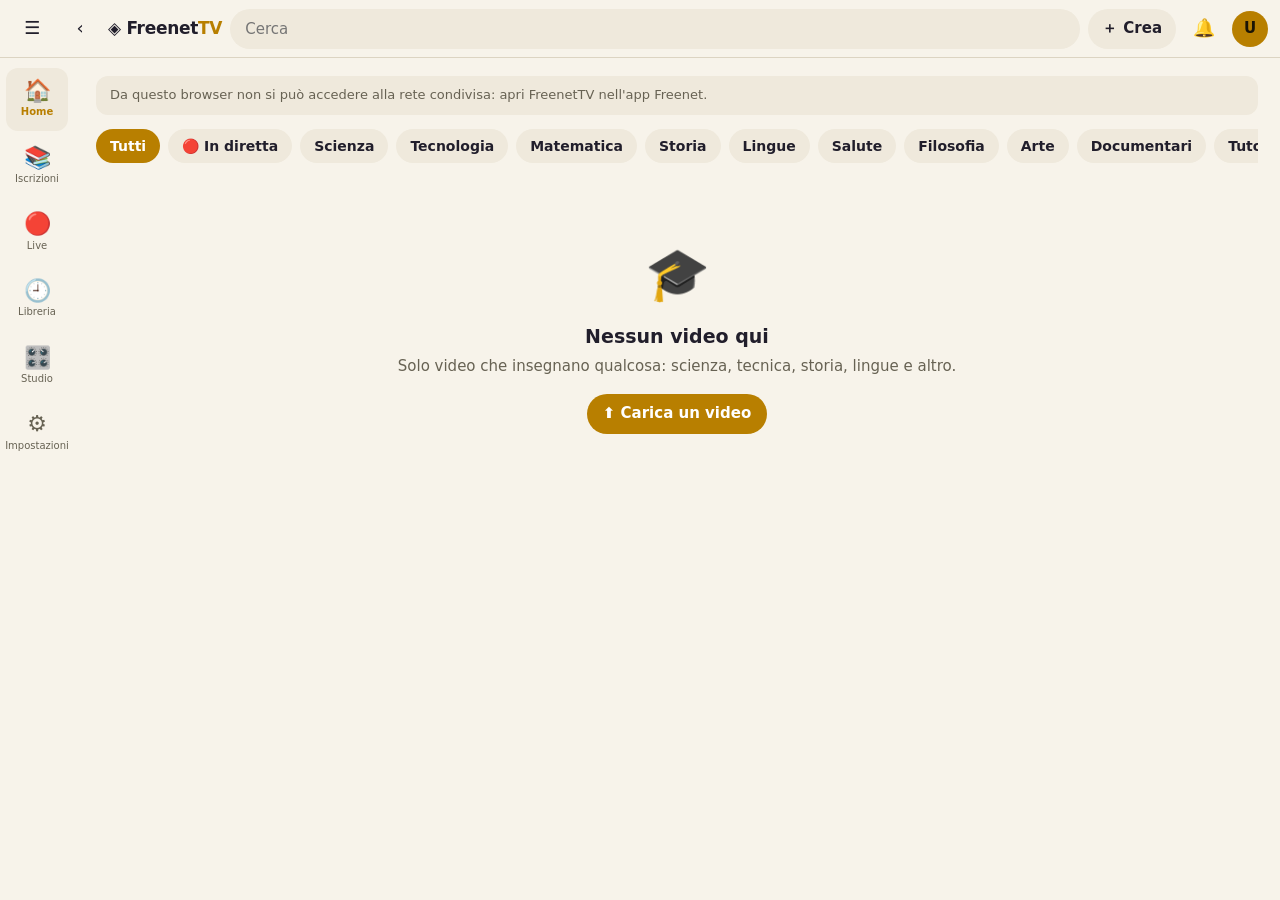
<file: app/src/main/assets/video.html>
<!DOCTYPE html>
<html lang="it">
<head>
<meta charset="UTF-8">
<meta name="viewport" content="width=device-width, initial-scale=1, viewport-fit=cover">
<title>FreenetTV — Web Open Source⁠</title>
<link rel="stylesheet" href="web7.css">
<style>
.player { background: #000; border-radius: var(--radius); overflow: hidden; aspect-ratio: 16/9; display: flex; align-items: center; justify-content: center; position: relative; color: #fff; text-align: center; padding: 0; }
.player video { width: 100%; height: 100%; }
.watch { display: grid; gap: 18px; }
@media (min-width: 1100px) { .watch { grid-template-columns: minmax(0, 1fr) 360px; } }
.watch h1 { font-size: 19px; margin: 12px 0 8px; overflow-wrap: anywhere; }
.actions { display: flex; gap: 8px; overflow-x: auto; padding: 10px 0; scrollbar-width: none; }
.actions .btn { flex-shrink: 0; }
.descr { background: var(--panel2); border-radius: 12px; padding: 12px; white-space: pre-wrap; overflow-wrap: anywhere; margin-bottom: 16px; }
.comment { display: flex; gap: 10px; padding: 10px 0; min-width: 0; }
.comment p { white-space: pre-wrap; overflow-wrap: anywhere; }
.mini { display: flex; gap: 10px; padding: 6px 0; cursor: pointer; min-width: 0; }
.mini .thumb { width: 150px; flex-shrink: 0; border-radius: 10px; font-size: 22px; }
.banner { height: 96px; border-radius: var(--radius); background: linear-gradient(120deg, #f5b301, #38c7b4 70%); }
.ch-head { display: flex; gap: 14px; align-items: center; padding: 14px 0; min-width: 0; }
.tabs { display: flex; gap: 4px; border-bottom: 1px solid var(--line); margin-bottom: 14px; overflow-x: auto; scrollbar-width: none; }
.tab { padding: 10px 14px; font-weight: 600; color: var(--muted); border-bottom: 2px solid transparent; flex-shrink: 0; }
.tab.on { color: var(--text); border-bottom-color: var(--accent); }
.vrow { display: flex; gap: 10px; padding: 10px 0; border-top: 1px solid var(--line); align-items: flex-start; min-width: 0; }
.vrow .thumb { width: 112px; flex-shrink: 0; border-radius: 10px; font-size: 20px; }
.menu { position: fixed; right: 8px; top: calc(var(--top-h) + 2px); background: var(--panel); border: 1px solid var(--line); border-radius: 12px; overflow: hidden; z-index: 30; min-width: 190px; box-shadow: 0 10px 30px rgba(0,0,0,.4); }
.menu button { display: block; width: 100%; text-align: left; padding: 12px 16px; }
.menu button:hover { background: var(--panel2); }
.livebox video { background: #000; border-radius: var(--radius); width: 100%; aspect-ratio: 16/9; margin-bottom: 12px; }
</style>
</head>
<body>
<header class="top">
  <button class="round only-wide" onclick="document.body.classList.toggle('wide-nav')" title="Menu" aria-label="Menu">☰</button>
  <a class="round" href="index.html" title="Torna a Web Open Source⁠" aria-label="Torna a Web Open Source⁠" id="back-home">‹</a>
  <a class="brand" href="#/home">◈ Freenet<b>TV</b></a>
  <form class="search" onsubmit="event.preventDefault();location.hash='#/home/'+encodeURIComponent(this.q.value.trim())">
    <input name="q" type="search" placeholder="Cerca" aria-label="Cerca" autocomplete="off">
  </form>
  <button class="crea" onclick="toggleMenu()" title="Crea" aria-label="Crea">＋ <span class="only-wide">Crea</span></button>
  <a class="round" href="#/notifications" title="Notifiche" aria-label="Notifiche" id="bell" style="position:relative">🔔</a>
  <a href="#/channel/me" id="me-avatar" aria-label="Il tuo canale"></a>
</header>
<div class="menu" id="menu" hidden>
  <button onclick="go('#/upload')">⬆️ Carica un video</button>
  <button onclick="go('#/live')">🔴 Vai in diretta</button>
</div>

<div class="shell">
  <nav class="side" id="side"></nav>
  <main class="content" id="app"></main>
</div>
<nav class="bottom" id="bottom"></nav>

<script src="fn-ws.js"></script>
<script src="fn-net.js"></script>
<script>
const { store, esc, timeAgo, CATEGORIES } = FNet;
const FEED = 'feed:video';
const app = document.getElementById('app');
const NAV = [
  ['#/home', '🏠', 'Home'], ['#/subs', '📚', 'Iscrizioni'], ['#/live', '🔴', 'Live'],
  ['#/library', '🕘', 'Libreria'], ['#/studio', '🎛️', 'Studio'], ['#/settings', '⚙️', 'Impostazioni'],
];
const PHONE_NAV = ['#/home', '#/subs', '#/live', '#/studio', '#/settings'];
let items = [];
let channels = new Map();
let me = null;
let watchUrl = null;
let current = null;
let renderSeq = 0;

function toast(text) {
  const t = document.createElement('div');
  t.className = 'toast';
  t.textContent = text;
  document.body.append(t);
  setTimeout(() => t.remove(), 3500);
}
function go(hash) { document.getElementById('menu').hidden = true; location.hash = hash; }
function toggleMenu() { const m = document.getElementById('menu'); m.hidden = !m.hidden; }

function avatarHtml(name, image, big) {
  const safe = FNet.safeImage(image);
  const cls = 'avatar' + (big ? ' big' : '');
  return safe ? `<img class="${cls}" src="${safe}" alt="">` : `<span class="${cls}">${esc(String(name || '?')[0].toUpperCase())}</span>`;
}
const viewsText = n => (n === 1 ? '1 visualizzazione' : `${n} visualizzazioni`);
function duration(s) {
  if (!s) return '';
  return `${Math.floor(s / 60)}:${String(Math.floor(s % 60)).padStart(2, '0')}`;
}
function thumbHtml(v) {
  const img = FNet.safeImage(v.thumb);
  const badge = v.live ? '<span class="badge live">LIVE</span>' : v.dur ? `<span class="badge">${esc(duration(v.dur))}</span>` : '';
  return `<div class="thumb">${img ? `<img src="${img}" alt="" loading="lazy">` : '🎓'}${badge}</div>`;
}
function card(v) {
  return `<a class="card" href="#/watch/${esc(v.id)}">${thumbHtml(v)}
    <div class="meta">${avatarHtml(v.name, channels.get(v.tag)?.avatar)}<div class="grow"><h3>${esc(v.title)}</h3>
    <div class="sub">${esc(v.name)}</div>
    <div class="sub"><span data-views="${esc(v.id)}"></span>${esc(timeAgo(v.created))}${v.cat ? ' · ' + esc(v.cat) : ''}</div></div></div></a>`;
}
function emptyBox(icon, title, text, action) {
  return `<div class="empty"><div>${icon}</div><h2>${esc(title)}</h2><p>${esc(text)}</p>${action || ''}</div>`;
}
const uploadBtn = '<a class="btn main" href="#/upload">⬆️ Carica un video</a>';

async function refresh() {
  const [videos, chans] = await Promise.all([FNet.readItems(FEED), FNet.readItems('feed:channels')]);
  items = videos;
  channels = new Map(chans.map(c => [c.tag, c]));
  return videos.online;
}
function offlineNotice(online) {
  if (online) return '';
  return FNet.hasBridge()
    ? `<div class="notice">Il nodo non risponde: stai vedendo gli ultimi dati salvati.${FNet.lastReadError() ? ' Motivo: ' + esc(FNet.lastReadError()) : ''}</div>`
    : "<div class=\"notice\">Da questo browser non si può accedere alla rete condivisa: apri FreenetTV nell'app Freenet.</div>";
}

// Le visualizzazioni stanno in un contratto per ogni video: si leggono una alla volta, dopo la pagina.
async function fillViews(seq) {
  for (const el of document.querySelectorAll('[data-views]')) {
    if (seq !== renderSeq) return;
    try {
      const a = FNet.foldActivity(await FNet.read('c:' + el.dataset.views));
      if (seq === renderSeq) el.textContent = `${viewsText(a.views)} · `;
    } catch {}
  }
}

// ── home ───────────────────────────────────────────────────────────────────
let currentCategory = 'Tutti';
function setCategory(index) { currentCategory = ['Tutti', 'Live', ...CATEGORIES][index]; render(); }
async function viewHome(query, seq) {
  const online = await refresh();
  const q = (query || '').toLowerCase();
  const list = items.filter(FNet.isVisible)
    .filter(v => currentCategory === 'Tutti' || v.cat === currentCategory || (currentCategory === 'Live' && v.live))
    .filter(v => !q || v.id === query || `${v.title} ${v.desc} ${v.name} ${v.cat}`.toLowerCase().includes(q));
  const chips = ['Tutti', 'Live', ...CATEGORIES].map((c, i) => `<button class="chip ${c === currentCategory ? 'on' : ''}" onclick="setCategory(${i})">${c === 'Live' ? '🔴 In diretta' : c}</button>`).join('');
  app.innerHTML = `${offlineNotice(online)}<div class="chips">${chips}</div>` + (list.length
    ? `<div class="grid">${list.map(card).join('')}</div>`
    : emptyBox('🎓', q ? 'Nessun risultato' : 'Nessun video qui', 'Solo video che insegnano qualcosa: scienza, tecnica, storia, lingue e altro.', uploadBtn));
  fillViews(seq);
}

// ── iscrizioni e libreria ──────────────────────────────────────────────────
const subs = () => store.get('tv_subs', {});
async function viewSubs(seq) {
  const online = await refresh();
  const mine = subs();
  const list = items.filter(FNet.isVisible).filter(v => mine[v.tag]);
  app.innerHTML = offlineNotice(online) + '<h2 style="margin-bottom:12px">Iscrizioni</h2>' + (list.length
    ? `<div class="grid">${list.map(card).join('')}</div>`
    : emptyBox('📚', 'Ancora nessuna iscrizione', 'Apri un canale e premi Iscriviti: i suoi video arrivano qui.'));
  fillViews(seq);
}
async function viewLibrary() {
  await refresh();
  const byId = new Map(items.map(v => [v.id, v]));
  const section = (title, ids, empty) => {
    const list = ids.map(id => byId.get(id)).filter(Boolean);
    return `<h2 style="margin:16px 0 10px">${title}</h2>` + (list.length ? `<div class="grid">${list.map(card).join('')}</div>` : `<p class="sub">${empty}</p>`);
  };
  app.innerHTML = section('Cronologia', store.get('tv_history', []), 'Nessun video guardato.')
    + section('Da guardare dopo', store.get('tv_later', []), 'Premi Salva su un video per trovarlo qui.')
    + section('Video che ti piacciono', store.get('tv_liked', []), 'Nessun video.')
    + `<h2 style="margin:16px 0 10px">Playlist</h2>` + (playlists().length
      ? playlists().map(p => `<a class="vrow" href="#/playlist/${esc(p.id)}"><span class="thumb" style="width:112px">▶️</span><span class="grow"><b>${esc(p.name)}</b><div class="sub">${p.items.length} video</div></span></a>`).join('')
      : '<p class="sub">Nessuna playlist: aggiungi un video con ＋ Playlist.</p>');
}

// ── playlist (sul telefono) ────────────────────────────────────────────────
const playlists = () => store.get('tv_playlists', []);
async function addToPlaylist() {
  const list = playlists();
  const names = list.map((p, i) => `${i + 1}. ${p.name}`).join('\n');
  const answer = await FNet.askText((names ? names + '\n\n' : '') + 'Scrivi il numero di una playlist oppure il nome di una nuova:');
  if (!answer || !answer.trim()) return;
  const index = Number(answer) - 1;
  let target = Number.isInteger(index) && list[index] ? list[index] : null;
  if (!target) { target = { id: FNet.newId('l'), name: answer.trim().slice(0, 60), items: [] }; list.push(target); }
  if (!target.items.includes(current.id)) target.items.push(current.id);
  store.set('tv_playlists', list);
  toast(`Aggiunto a «${target.name}»`);
}
async function viewPlaylist(id) {
  await refresh();
  const p = playlists().find(x => x.id === id);
  if (!p) { app.innerHTML = emptyBox('📃', 'Playlist non trovata', ''); return; }
  const byId = new Map(items.map(v => [v.id, v]));
  const list = p.items.map(i => byId.get(i)).filter(Boolean);
  app.innerHTML = `<h1 style="font-size:21px;margin-bottom:10px">${esc(p.name)}</h1>
    <div class="row wrap" style="margin-bottom:12px">${list.length ? `<button class="btn main" onclick="playPlaylist(${esc(JSON.stringify(id))},0)">▶ Riproduci tutto</button>` : ''}<button class="btn danger" onclick="deletePlaylist(${esc(JSON.stringify(id))})">Elimina playlist</button></div>`
    + (list.length ? list.map((v, i) => `<div class="vrow">${thumbHtml(v)}<div class="grow"><b style="overflow-wrap:anywhere">${esc(v.title)}</b><div class="sub">${esc(v.name)}</div>
      <div class="row wrap" style="margin-top:6px"><button class="btn" onclick="playPlaylist(${esc(JSON.stringify(id))},${i})">▶ Guarda</button><button class="btn" onclick="removeFromPlaylist(${esc(JSON.stringify(id))},${esc(JSON.stringify(v.id))})">Togli</button></div></div></div>`).join('') : emptyBox('📃', 'Playlist vuota', 'Aggiungi video con ＋ Playlist dalla pagina di un video.'));
}
function playPlaylist(id, i) {
  const p = playlists().find(x => x.id === id);
  if (!p || !p.items[i]) return;
  store.set('tv_playing', { pl: id, i });
  location.hash = '#/watch/' + p.items[i];
}
function removeFromPlaylist(id, video) {
  const list = playlists();
  const p = list.find(x => x.id === id);
  p.items = p.items.filter(x => x !== video);
  store.set('tv_playlists', list);
  render();
}
async function deletePlaylist(id) {
  if (!await FNet.ask('Eliminare la playlist? I video restano.')) return;
  store.set('tv_playlists', playlists().filter(x => x.id !== id));
  location.hash = '#/library';
}

// ── notifiche: nuovi video dai canali seguiti e commenti ai tuoi video ──────
async function viewNotifications() {
  await refresh();
  me = me || await FNet.identity();
  const seen = store.get('tv_notif_seen', 0);
  const mySubs = subs();
  const rows = items.filter(FNet.isVisible).filter(v => mySubs[v.tag]).map(v => ({ time: v.created, html: `<a class="vrow" href="#/watch/${esc(v.id)}">${thumbHtml(v)}<span class="grow"><b style="overflow-wrap:anywhere">${esc(v.name)}</b> ha pubblicato: ${esc(v.title)}<div class="sub">${esc(timeAgo(v.created))}</div></span></a>` }));
  app.innerHTML = '<h1 style="font-size:21px;margin-bottom:10px">Notifiche</h1><div id="notif"><p class="sub">Leggo dalla rete…</p></div>';
  for (const v of items.filter(x => x.tag === me.tag).slice(0, 10)) {
    for (const c of FNet.foldActivity(await FNet.read('c:' + v.id)).comments) {
      if (c.author !== me.pub) rows.push({ time: c.time, html: `<a class="vrow" href="#/watch/${esc(v.id)}">${avatarHtml(c.name)}<span class="grow"><b>${esc(c.name)}</b> ha commentato «${esc(v.title)}»: ${esc(c.text.slice(0, 140))}<div class="sub">${esc(timeAgo(c.time))}</div></span></a>` });
    }
  }
  rows.sort((a, b) => b.time - a.time);
  const box = document.getElementById('notif');
  if (box) box.innerHTML = rows.length ? rows.map(r => (r.time > seen ? '<div style="border-left:3px solid var(--accent);padding-left:8px">' + r.html + '</div>' : r.html)).join('') : emptyBox('🔔', 'Nessuna notifica', 'Iscriviti ai canali per sapere quando pubblicano.');
  store.set('tv_notif_seen', Date.now());
  drawChrome();
}
function unreadCount() {
  const seen = store.get('tv_notif_seen', 0);
  const mySubs = subs();
  return items.filter(v => mySubs[v.tag] && v.created > seen && FNet.isVisible(v)).length;
}

// ── pagina video ───────────────────────────────────────────────────────────
async function viewWatch(id) {
  await refresh();
  const v = items.find(x => x.id === id);
  if (!v) { app.innerHTML = emptyBox('🔎', 'Video non trovato', 'Potrebbe essere stato eliminato dal suo autore.'); return; }
  current = v;
  me = me || await FNet.identity();
  const own = v.tag === me.tag;
  const subscribed = !!subs()[v.tag];
  const saved = store.get('tv_later', []).includes(v.id);
  const next = items.filter(FNet.isVisible).filter(x => x.id !== v.id).slice(0, 12);
  // Il successivo: il prossimo della playlist in corso, altrimenti il primo consigliato.
  const playing = store.get('tv_playing', null);
  const pl = playing && playlists().find(p => p.id === playing.pl && p.items[playing.i] === v.id);
  nextUp = pl ? { id: pl.items[playing.i + 1], playlist: pl.id, i: playing.i + 1 } : { id: next[0] && next[0].id };
  if (!pl) store.del('tv_playing');
  const speed = store.get('tv_speed', 1);
  app.innerHTML = `<div class="watch"><div class="grow" style="min-width:0">
    <div class="player" id="player"><div id="player-state">Recupero il video dalla rete…</div></div>
    <h1>${esc(v.title)}</h1>
    <div class="row"><a href="#/channel/${esc(v.tag)}" class="row grow">${avatarHtml(v.name, channels.get(v.tag)?.avatar)}<span class="grow"><b style="overflow-wrap:anywhere">${esc(v.name)}</b><div class="sub" id="ch-subs"></div></span></a>
      <button class="btn ${subscribed ? '' : 'main'}" id="sub-btn" onclick="toggleSub(${esc(JSON.stringify(v.tag))})">${subscribed ? 'Iscritto' : 'Iscriviti'}</button></div>
    <div class="actions">
      <button class="btn" id="like" onclick="vote(1)">👍 <span>0</span></button>
      <button class="btn" id="dislike" onclick="vote(-1)">👎 <span>0</span></button>
      <button class="btn" onclick="enterFullscreen()">⛶ Schermo intero</button>
      <select class="btn" aria-label="Velocità" onchange="setSpeed(this.value)">${[0.75, 1, 1.25, 1.5, 2].map(s => `<option value="${s}" ${s === speed ? 'selected' : ''}>${s}×</option>`).join('')}</select>
      <button class="btn" onclick="toggleLater()">${saved ? '✓ Salvato' : '🔖 Salva'}</button>
      <button class="btn" onclick="shareVideo()">🔗 Condividi</button>
      <button class="btn" onclick="addToPlaylist()">＋ Playlist</button>
      <button class="btn" onclick="downloadCurrent()">⬇ Scarica</button>
      ${own ? `<button class="btn danger" onclick="removeVideo(${esc(JSON.stringify(v.id))})">🗑 Elimina</button>` : '<button class="btn" onclick="reportVideo()">🚩 Segnala</button>'}
      <button class="btn" onclick="blockAuthor()">🚫 Blocca canale</button>
    </div>
    <div class="descr"><div class="sub" id="views-line">${esc(v.cat || '')} · ${esc(timeAgo(v.created))}</div>${esc(v.desc || '')}</div>
    <h2 style="font-size:16px;margin-bottom:8px"><span id="comment-count">0</span> commenti</h2>
    <form class="row" onsubmit="event.preventDefault();sendComment(this)"><input class="grow" name="text" maxlength="2000" placeholder="Aggiungi un commento" style="padding:10px 12px;border-radius:10px;background:var(--panel2);border:1px solid var(--line);min-width:0" required><button class="btn main">Invia</button></form>
    <div id="comments"></div>
  </div><aside style="min-width:0">${next.map(n => `<a class="mini" href="#/watch/${esc(n.id)}">${thumbHtml(n)}<span class="grow"><b style="display:block;overflow-wrap:anywhere">${esc(n.title)}</b><span class="sub">${esc(n.name)}</span></span></a>`).join('')}</aside></div>`;
  loadActivity();
  loadChannelStats(v.tag);
  if (store.get('tv_history_on', true)) {
    const h = store.get('tv_history', []).filter(x => x !== v.id);
    h.unshift(v.id);
    store.set('tv_history', h.slice(0, 200));
  }
  if (v.live) playLive(v); else playVideo(v);
  markViewed(v.id);
}

async function playVideo(v) {
  const state = document.getElementById('player-state');
  try {
    const url = await FNet.videoUrl(v, (got, total) => {
      if (state) state.textContent = total ? `Recupero dalla rete: ${Math.round(got / total * 100)}%` : `Recupero dalla rete: ${Math.round(got / 1048576)} MB`;
    });
    if (current !== v) return;
    watchUrl = url;
    document.getElementById('player').innerHTML = `<video id="vid" controls playsinline src="${watchUrl}"></video>`;
    const el = document.getElementById('vid');
    el.playbackRate = store.get('tv_speed', 1);
    if (store.get('tv_autoplay', true)) el.play().catch(() => {});
    el.onended = () => {
      if (!store.get('tv_next', true) || !nextUp || !nextUp.id || current !== v) return;
      if (nextUp.playlist) store.set('tv_playing', { pl: nextUp.playlist, i: nextUp.i });
      location.hash = '#/watch/' + nextUp.id;
    };
  } catch (e) {
    if (state) state.textContent = e.message;
  }
}
let nextUp = null;
function downloadCurrent() {
  if (!watchUrl) { toast('Aspetta che il video sia caricato'); return; }
  const a = document.createElement('a');
  a.href = watchUrl;
  a.download = (current.title || 'video').replace(/[^\w\s.-]+/g, '').slice(0, 60) + ((current.mime || '').includes('webm') ? '.webm' : '.mp4');
  a.click();
}
function enterFullscreen() {
  const el = document.getElementById('vid');
  if (!el) { toast('Il video non è ancora pronto'); return; }
  const request = el.requestFullscreen || el.webkitRequestFullscreen;
  if (request) Promise.resolve(request.call(el)).catch(() => toast('Schermo intero non disponibile'));
  else if (el.webkitEnterFullscreen) el.webkitEnterFullscreen();
}
function setSpeed(value) {
  store.set('tv_speed', Number(value));
  const el = document.getElementById('vid');
  if (el) el.playbackRate = Number(value);
}
function toggleLater() {
  const list = store.get('tv_later', []);
  const i = list.indexOf(current.id);
  if (i >= 0) list.splice(i, 1); else list.unshift(current.id);
  store.set('tv_later', list);
  render();
}
async function shareVideo() {
  const text = `${current.title} — su FreenetTV, codice ${current.id}`;
  try { await navigator.clipboard.writeText(text); toast('Copiato: incollalo a chi vuoi'); } catch { toast(text); }
}
async function reportVideo() {
  if (!await FNet.ask('Segnalare questo video come non educativo o non adatto? Con 3 segnalazioni sparisce dalle liste.')) return;
  const r = await FNet.reportItem(FEED, current.id);
  toast(r.queued ? 'Salvato: partirà quando il nodo risponde' : 'Segnalazione inviata');
}
async function blockAuthor() {
  if (!await FNet.ask(`Bloccare ${current.name}? Non vedrai più i suoi video e commenti. Puoi annullare dalle Impostazioni.`)) return;
  FNet.blockUser(current.tag, current.name);
  toast('Canale bloccato');
  location.hash = '#/home';
}
function toggleSub(tag) {
  const s = subs();
  if (s[tag]) delete s[tag]; else { s[tag] = true; FNet.post('ch:' + tag, 'sub', {}); }
  store.set('tv_subs', s);
  const b = document.getElementById('sub-btn');
  if (b) { b.textContent = s[tag] ? 'Iscritto' : 'Iscriviti'; b.className = 'btn' + (s[tag] ? '' : ' main'); }
}
async function loadChannelStats(tag) {
  const msgs = await FNet.read('ch:' + tag);
  const n = new Set(msgs.filter(m => m.k === 'sub').map(m => m.author)).size;
  const el = document.getElementById('ch-subs');
  if (el) el.textContent = n === 1 ? '1 iscritto' : `${n} iscritti`;
}
async function loadActivity() {
  const v = current;
  const a = FNet.foldActivity(await FNet.read('c:' + v.id));
  if (current !== v) return;
  me = me || await FNet.identity();
  // Il voto appena dato vale subito, anche se la bacheca non lo mostra ancora.
  if (myVote && myVote.id === v.id && Date.now() - myVote.at < 90000 && a.votes.get(me.pub) !== myVote.value) {
    const old = a.votes.get(me.pub) || 0;
    if (old === 1) a.likes--; if (old === -1) a.dislikes--;
    if (myVote.value === 1) a.likes++; if (myVote.value === -1) a.dislikes++;
    a.votes.set(me.pub, myVote.value);
  }
  const mine = a.votes.get(me.pub);
  const like = document.getElementById('like'), dislike = document.getElementById('dislike');
  if (!like) return;
  like.querySelector('span').textContent = a.likes;
  dislike.querySelector('span').textContent = a.dislikes;
  like.classList.toggle('on', mine === 1);
  dislike.classList.toggle('on', mine === -1);
  document.getElementById('comment-count').textContent = a.comments.length;
  document.getElementById('views-line').textContent = `${viewsText(a.views)} · ${v.cat || ''} · ${timeAgo(v.created)}`;
  // Commenti con risposte sotto: prima i più nuovi, le risposte in ordine di arrivo.
  const byParent = new Map();
  for (const c of a.comments) if (c.reply) { if (!byParent.has(c.reply)) byParent.set(c.reply, []); byParent.get(c.reply).unshift(c); }
  const one = (c, nested) => `<div class="comment" style="${nested ? 'margin-left:44px' : ''}">${avatarHtml(c.name)}<div class="grow">
    <div class="sub"><b>${esc(c.name)}</b> · ${esc(timeAgo(c.time))}</div><p>${esc(c.text)}</p>
    <div class="row wrap" style="gap:4px"><button class="sub" onclick="likeComment(${esc(JSON.stringify(c.id))},${c.likedBy.has(me.pub)})">${c.likedBy.has(me.pub) ? '❤️' : '♡'} ${c.likedBy.size}</button>
    ${nested ? '' : `<button class="sub" onclick="replyTo(${esc(JSON.stringify(c.id))})">Rispondi</button>`}
    ${c.author === me.pub ? `<button class="sub" onclick="deleteComment(${esc(JSON.stringify(c.id))})">Elimina</button>` : ''}</div>
    <div id="reply-${esc(c.id)}"></div></div></div>`;
  document.getElementById('comments').innerHTML = a.comments.filter(c => !c.reply).map(c => one(c, false) + (byParent.get(c.id) || []).map(r => one(r, true)).join('')).join('');
}
function replyTo(id) {
  const box = document.getElementById('reply-' + id);
  box.innerHTML = `<form class="row" style="margin-top:6px" data-reply="${esc(id)}" onsubmit="event.preventDefault();sendComment(this)"><input class="grow" name="text" maxlength="2000" required placeholder="Rispondi" style="padding:8px 10px;border-radius:10px;background:var(--panel2);border:1px solid var(--line);min-width:0"><button class="btn main">Invia</button></form>`;
  box.querySelector('input').focus();
}
async function likeComment(ref, liked) {
  await FNet.post('c:' + current.id, 'clike', { ref, on: !liked });
  loadActivity();
}
// Come su YouTube anche chi riguarda un video conta di nuovo, ma al massimo una volta ogni 30 minuti.
async function markViewed(id) {
  const seen = store.get('tv_viewed', {});
  if (Date.now() - (Number(seen[id]) || 0) < VIEW_GAP_MS) return;
  seen[id] = Date.now();
  store.set('tv_viewed', seen);
  await FNet.post('c:' + id, 'view', {});
}
const VIEW_GAP_MS = 30 * 60 * 1000;
let myVote = null;
async function vote(value) {
  me = me || await FNet.identity();
  const v = current;
  const now = myVote && myVote.id === v.id ? myVote.value
    : document.getElementById('like').classList.contains('on') ? 1 : document.getElementById('dislike').classList.contains('on') ? -1 : 0;
  const next = now === value ? 0 : value;
  myVote = { id: v.id, value: next, at: Date.now() };
  loadActivity();
  const liked = store.get('tv_liked', []).filter(x => x !== current.id);
  if (next === 1) liked.unshift(current.id);
  store.set('tv_liked', liked);
  try {
    const r = await FNet.post('c:' + v.id, 'vote', { value: next });
    if (r && r.queued) toast('Voto salvato: partirà quando il nodo risponde');
  } catch (e) {
    myVote = null;
    toast('Voto non inviato: ' + e.message);
  }
  loadActivity();
}
async function sendComment(form) {
  const text = form.text.value.trim();
  if (!text) return;
  form.text.value = '';
  const r = await FNet.post('c:' + current.id, 'comment', form.dataset.reply ? { text, reply: form.dataset.reply } : { text });
  if (r.queued) toast('Salvato: partirà quando il nodo risponde');
  loadActivity();
}
async function deleteComment(ref) {
  await FNet.post('c:' + current.id, 'comment-del', { ref });
  loadActivity();
}

// ── canale ─────────────────────────────────────────────────────────────────
let channelTab = 'video';
function setChannelTab(tab) { channelTab = tab; render(); }
async function viewChannel(tagParam, seq) {
  await refresh();
  me = await FNet.identity();
  const tag = tagParam === 'me' ? me.tag : tagParam;
  const own = tag === me.tag;
  const list = items.filter(v => v.tag === tag && (own || FNet.isVisible(v)));
  const info = channels.get(tag) || {};
  const name = own ? await FNet.displayName() : list[0]?.name || info.name || 'Canale';
  const image = own ? FNet.profile().avatar : info.avatar;
  const bio = own ? FNet.profile().bio : info.bio;
  const subscribed = !!subs()[tag];
  app.innerHTML = `<div class="banner"></div><div class="ch-head">${avatarHtml(name, image, true)}
    <div class="grow"><h1 style="font-size:21px;overflow-wrap:anywhere">${esc(name)}</h1><div class="sub"><span id="ch-subs"></span> · ${list.length} video</div></div></div>
    <div class="row wrap" style="margin-bottom:14px">${own
      ? '<a class="btn" href="#/settings">Personalizza canale</a><a class="btn" href="#/studio">Gestisci video</a>'
      : `<button class="btn ${subscribed ? '' : 'main'}" id="sub-btn" onclick="toggleSub(${esc(JSON.stringify(tag))})">${subscribed ? 'Iscritto' : 'Iscriviti'}</button>`}</div>
    <div class="tabs"><button class="tab ${channelTab === 'video' ? 'on' : ''}" onclick="setChannelTab('video')">Video</button><button class="tab ${channelTab === 'info' ? 'on' : ''}" onclick="setChannelTab('info')">Informazioni</button></div>`
    + (channelTab === 'info'
      ? `<div class="panel"><p style="white-space:pre-wrap;overflow-wrap:anywhere">${esc(bio || 'Nessuna descrizione.')}</p></div>`
      : list.length ? `<div class="grid">${list.map(card).join('')}</div>` : emptyBox('🎬', 'Nessun video', own ? 'Carica il tuo primo video educativo.' : 'Questo canale non ha ancora video.', own ? uploadBtn : ''));
  loadChannelStats(tag);
  fillViews(seq);
}

// ── caricamento ────────────────────────────────────────────────────────────
function categorySelect(value) {
  return `<select name="cat" required><option value="">Scegli…</option>${CATEGORIES.map(c => `<option ${c === value ? 'selected' : ''}>${c}</option>`).join('')}</select>`;
}
function visibilitySelect(value) {
  return `<select name="vis"><option value="public" ${value !== 'unlisted' ? 'selected' : ''}>Pubblico</option><option value="unlisted" ${value === 'unlisted' ? 'selected' : ''}>Non in elenco</option></select>`;
}
function legacyVideos() {
  try { return JSON.parse(localStorage.getItem('fn_my_videos') || '[]'); } catch { return []; }
}
function viewUpload() {
  const oldOnes = legacyVideos().filter(o => !store.get('tv_migrated', {})[o.id]);
  app.innerHTML = `<div class="panel" style="max-width:640px;margin:auto"><h2>Carica un video</h2>
    <form id="up" onsubmit="event.preventDefault();doUpload(this)">
      <label class="field"><span>File video (massimo ${Math.floor(FNet.MAX_PARTS * FNet.PART_BYTES / 1048576)} MB)</span><input type="file" name="file" accept="video/*" required></label>
      <label class="field"><span>Titolo</span><input name="title" maxlength="120" required></label>
      <label class="field"><span>Descrizione</span><textarea name="desc" maxlength="3000"></textarea></label>
      <label class="field"><span>Categoria educativa</span>${categorySelect('')}</label>
      <label class="field"><span>Visibilità</span>${visibilitySelect('public')}</label>
      <button class="btn main" style="width:100%">Pubblica sulla rete Freenet</button>
    </form><div id="up-progress" hidden style="margin-top:14px"><div class="sub" id="up-label" style="margin-bottom:6px"></div><div class="bar"><i id="up-bar"></i></div></div></div>
    ${oldOnes.length ? `<div class="panel" style="max-width:640px;margin:14px auto"><h2>Salvati solo sul telefono</h2><p class="sub" style="margin-bottom:10px">Questi video non sono mai usciti dal dispositivo. Premi Prepara, scegli la categoria e pubblica.</p>${oldOnes.map(o => `<div class="vrow"><span class="grow" style="overflow-wrap:anywhere">${esc(o.title)}</span><button class="btn" onclick="prepareLegacy(${esc(JSON.stringify(String(o.id)))})">Prepara</button></div>`).join('')}</div>` : ''}`;
}
function legacyBlob(key) {
  return new Promise((res, rej) => {
    const open = indexedDB.open('FreenetTV', 1);
    open.onupgradeneeded = e => e.target.result.createObjectStore('blobs');
    open.onerror = () => rej(new Error('Archivio non disponibile'));
    open.onsuccess = () => {
      const get = open.result.transaction('blobs').objectStore('blobs').get(key);
      get.onsuccess = () => (get.result ? res(get.result) : rej(new Error('File non trovato sul telefono')));
      get.onerror = () => rej(new Error('Archivio non disponibile'));
    };
  });
}
let legacyInProgress = null;
async function prepareLegacy(id) {
  const old = legacyVideos().find(o => String(o.id) === id);
  if (!old) return;
  try {
    const data = await legacyBlob(old.key);
    const form = document.getElementById('up');
    form.title.value = old.title;
    const transfer = new DataTransfer();
    transfer.items.add(new File([data], 'video', { type: old.mime || 'video/mp4' }));
    form.file.files = transfer.files;
    legacyInProgress = id;
    toast('Scegli la categoria e premi Pubblica');
  } catch (e) { toast(e.message); }
}
const videoFacts = FNet.videoFacts;
async function doUpload(form) {
  const file = form.file.files[0];
  if (!file) return;
  const progress = document.getElementById('up-progress');
  const label = document.getElementById('up-label');
  const bar = document.getElementById('up-bar');
  const data = { title: form.title.value.trim(), desc: form.desc.value.trim(), cat: form.cat.value, vis: form.vis.value };
  const button = form.querySelector('button');
  button.disabled = true;
  progress.hidden = false;
  try {
    const step = (text, ratio) => { label.textContent = text; bar.style.width = Math.round(ratio * 90) + '%'; };
    step('Analizzo il video', 0);
    const facts = await videoFacts(file);
    const id = FNet.newId('v');
    const parts = await FNet.uploadVideoParts(file, id, step);
    step('Aggiorno il tuo canale', 1);
    await FNet.publishMedia('video', FEED, id, { ...data, ...facts, parts, mime: file.type, size: file.size },
      { title: data.title, desc: data.desc, cat: data.cat, parts: parts.map(p => p.key) });
    bar.style.width = '100%';
    if (legacyInProgress) {
      const done = store.get('tv_migrated', {});
      done[legacyInProgress] = 1;
      store.set('tv_migrated', done);
      legacyInProgress = null;
    }
    toast('Video pubblicato sulla rete Freenet');
    location.hash = '#/studio/content';
  } catch (e) {
    label.textContent = 'Pubblicazione non riuscita: ' + e.message;
    button.disabled = false;
  }
}

// ── studio ─────────────────────────────────────────────────────────────────
async function viewStudio(tab) {
  const studioTab = ['dashboard', 'content', 'analytics', 'comments', 'playlists'].includes(tab) ? tab : 'dashboard';
  await refresh();
  me = await FNet.identity();
  const mine = items.filter(v => v.tag === me.tag);
  const tabs = [['dashboard', 'Panoramica'], ['content', 'Contenuti'], ['analytics', 'Analisi'], ['comments', 'Commenti'], ['playlists', 'Playlist']];
  app.innerHTML = `<div class="row wrap" style="margin-bottom:10px"><h1 class="grow" style="font-size:21px">Studio</h1><a class="btn main" href="#/upload">⬆ Carica</a><a class="btn" href="#/live">🔴 Live</a></div>
    <div class="tabs">${tabs.map(([k, l]) => `<a class="tab ${k === studioTab ? 'on' : ''}" href="#/studio/${k}">${l}</a>`).join('')}<a class="tab" href="#/settings">Personalizza</a></div><div id="studio-body"><p class="sub">Leggo i dati dalla rete…</p></div>`;
  const activity = new Map();
  await Promise.all(mine.map(async v => activity.set(v.id, FNet.foldActivity(await FNet.read('c:' + v.id)))));
  const body = document.getElementById('studio-body');
  if (!body) return;
  if (!mine.length) { body.innerHTML = emptyBox('🎬', 'Nessun video', 'I video che pubblichi compaiono qui.', uploadBtn); return; }
  const sum = key => mine.reduce((t, v) => t + activity.get(v.id)[key], 0);
  if (studioTab === 'dashboard') {
    const subsMsgs = await FNet.read('ch:' + me.tag);
    const subCount = new Set(subsMsgs.filter(m => m.k === 'sub').map(m => m.author)).size;
    const totalComments = mine.reduce((t, v) => t + activity.get(v.id).comments.length, 0);
    const top = [...mine].sort((a, b) => activity.get(b.id).views - activity.get(a.id).views)[0];
    body.innerHTML = `<div class="stats">
      <div class="stat"><b>${subCount}</b><span class="sub">Iscritti</span></div>
      <div class="stat"><b>${mine.length}</b><span class="sub">Video</span></div>
      <div class="stat"><b>${sum('views')}</b><span class="sub">Visualizzazioni</span></div>
      <div class="stat"><b>${sum('likes')}</b><span class="sub">Mi piace</span></div>
      <div class="stat"><b>${totalComments}</b><span class="sub">Commenti</span></div></div>
      <div class="panel"><h2>Il più visto</h2><a class="vrow" style="border:0;padding:0" href="#/watch/${esc(top.id)}">${thumbHtml(top)}<span class="grow"><b style="overflow-wrap:anywhere">${esc(top.title)}</b><div class="sub">${viewsText(activity.get(top.id).views)}</div></span></a></div>`;
  } else if (studioTab === 'content') {
    body.innerHTML = mine.map(v => {
      const a = activity.get(v.id);
      return `<div class="vrow">${thumbHtml(v)}<div class="grow"><b style="overflow-wrap:anywhere">${esc(v.title)}</b>
        <div class="sub">${v.vis === 'unlisted' ? 'Non in elenco' : 'Pubblico'} · ${esc(v.cat || '')} · ${esc(timeAgo(v.created))}</div>
        <div class="sub">${a.views} viste · ${a.likes} 👍 · ${a.dislikes} 👎 · ${a.comments.length} commenti${v.reports ? ` · ${v.reports} segnalazioni` : ''}</div>
        <div class="row wrap" style="margin-top:8px"><a class="btn" href="#/edit/${esc(v.id)}">Modifica</a><a class="btn" href="#/watch/${esc(v.id)}">Guarda</a><button class="btn danger" onclick="removeVideo(${esc(JSON.stringify(v.id))})">Elimina</button></div></div></div>`;
    }).join('');
  } else if (studioTab === 'analytics') {
    const ranked = [...mine].sort((a, b) => activity.get(b.id).views - activity.get(a.id).views);
    const byCat = new Map();
    for (const v of mine) { const a = activity.get(v.id); const c = byCat.get(v.cat || '—') || { n: 0, views: 0, likes: 0 }; c.n++; c.views += a.views; c.likes += a.likes; byCat.set(v.cat || '—', c); }
    const cell = 'style="padding:8px 6px;border-top:1px solid var(--line);text-align:right"';
    body.innerHTML = `<div class="panel" style="overflow-x:auto"><h2>Per video</h2><table style="width:100%;border-collapse:collapse;font-size:13px">
      <tr><th style="text-align:left">Video</th><th ${cell}>Viste</th><th ${cell}>👍</th><th ${cell}>👎</th><th ${cell}>Commenti</th><th ${cell}>Gradimento</th></tr>
      ${ranked.map(v => { const a = activity.get(v.id); const votes = a.likes + a.dislikes; return `<tr><td style="padding:8px 6px;border-top:1px solid var(--line);overflow-wrap:anywhere"><a href="#/watch/${esc(v.id)}">${esc(v.title)}</a></td><td ${cell}>${a.views}</td><td ${cell}>${a.likes}</td><td ${cell}>${a.dislikes}</td><td ${cell}>${a.comments.length}</td><td ${cell}>${votes ? Math.round(a.likes / votes * 100) + '%' : '—'}</td></tr>`; }).join('')}</table></div>
      <div class="panel" style="overflow-x:auto"><h2>Per categoria</h2><table style="width:100%;border-collapse:collapse;font-size:13px"><tr><th style="text-align:left">Categoria</th><th ${cell}>Video</th><th ${cell}>Viste</th><th ${cell}>👍</th></tr>
      ${[...byCat].map(([k, c]) => `<tr><td style="padding:8px 6px;border-top:1px solid var(--line)">${esc(k)}</td><td ${cell}>${c.n}</td><td ${cell}>${c.views}</td><td ${cell}>${c.likes}</td></tr>`).join('')}</table></div>`;
  } else if (studioTab === 'playlists') {
    body.innerHTML = playlists().length ? playlists().map(p => `<a class="vrow" href="#/playlist/${esc(p.id)}"><span class="thumb" style="width:112px">▶️</span><span class="grow"><b>${esc(p.name)}</b><div class="sub">${p.items.length} video</div></span></a>`).join('') : emptyBox('📃', 'Nessuna playlist', 'Dalla pagina di un video premi ＋ Playlist.');
  } else {
    const rows = mine.flatMap(v => activity.get(v.id).comments.map(c => ({ c, v }))).sort((a, b) => b.c.time - a.c.time);
    body.innerHTML = rows.length ? rows.map(({ c, v }) => `<div class="comment">${avatarHtml(c.name)}<div class="grow"><div class="sub"><b>${esc(c.name)}</b> · ${esc(timeAgo(c.time))} · su <a href="#/watch/${esc(v.id)}">${esc(v.title)}</a></div><p>${esc(c.text)}</p></div></div>`).join('') : emptyBox('💬', 'Nessun commento', 'I commenti ai tuoi video compaiono qui.');
  }
}
async function removeVideo(id) {
  if (!await FNet.ask('Eliminare questo video? Il contenuto viene cancellato dai contratti e il video sparisce dalle liste.')) return;
  const v = items.find(x => x.id === id);
  toast('Sto eliminando il video…');
  try {
    await FNet.deleteItem(FEED, id);
    await FNet.wipeVideoParts(v.parts || []);
    await FNet.removeFromChannel(id);
    toast('Video eliminato');
  } catch (e) { toast('Eliminazione parziale: ' + e.message); }
  if (location.hash.startsWith('#/watch/')) location.hash = '#/studio/content';
  else render();
}
async function viewEdit(id) {
  await refresh();
  me = await FNet.identity();
  const v = items.find(x => x.id === id && x.tag === me.tag);
  if (!v) { app.innerHTML = emptyBox('🔒', 'Non puoi modificare questo video', 'Solo chi lo ha pubblicato può farlo.'); return; }
  app.innerHTML = `<div class="panel" style="max-width:640px;margin:auto"><h2>Modifica video</h2>${thumbHtml(v)}
    <form style="margin-top:14px" onsubmit="event.preventDefault();saveEdit(${esc(JSON.stringify(id))},this)">
      <label class="field"><span>Titolo</span><input name="title" maxlength="120" required value="${esc(v.title)}"></label>
      <label class="field"><span>Descrizione</span><textarea name="desc" maxlength="3000">${esc(v.desc || '')}</textarea></label>
      <label class="field"><span>Categoria educativa</span>${categorySelect(v.cat)}</label>
      <label class="field"><span>Visibilità</span>${visibilitySelect(v.vis)}</label>
      <label class="field"><span>Nuova miniatura (facoltativa)</span><input type="file" name="thumb" accept="image/*"></label>
      <button class="btn main" style="width:100%">Salva</button></form></div>`;
}
async function saveEdit(id, form) {
  const v = items.find(x => x.id === id);
  const data = { title: form.title.value.trim(), desc: form.desc.value.trim(), cat: form.cat.value, vis: form.vis.value };
  const keep = { thumb: v.thumb, dur: v.dur, parts: v.parts, mime: v.mime, size: v.size, live: v.live, ch: v.ch };
  if (form.thumb.files[0]) keep.thumb = await FNet.smallImage(form.thumb.files[0], 256, 0.4);
  try {
    await FNet.publishMedia('video', FEED, id, { ...keep, ...data }, { title: data.title, desc: data.desc, cat: data.cat, parts: (v.parts || []).map(p => p.key) });
    toast('Modifiche salvate');
    location.hash = '#/studio/content';
  } catch (e) { toast(e.message); }
}

// ── impostazioni ───────────────────────────────────────────────────────────
function viewSettings() {
  const p = FNet.profile();
  const toggle = (key, label, def) => `<label class="switch"><span>${label}</span><input type="checkbox" ${store.get(key, def) ? 'checked' : ''} onchange="FNet.store.set('${key}',this.checked)"></label>`;
  const blocked = Object.entries(FNet.blocked());
  app.innerHTML = `<h1 style="font-size:21px;margin-bottom:12px">Impostazioni</h1>
  <div class="panel"><h2>Canale</h2><form onsubmit="event.preventDefault();saveChannel(this)">
    <div class="row" style="margin-bottom:12px">${avatarHtml(p.name || '?', p.avatar, true)}</div>
    <label class="field"><span>Immagine</span><input type="file" name="avatar" accept="image/*"></label>
    <label class="field"><span>Nome del canale</span><input name="name" maxlength="40" value="${esc(p.name)}" placeholder="Il tuo nome"></label>
    <label class="field"><span>Descrizione</span><textarea name="bio" maxlength="500">${esc(p.bio)}</textarea></label>
    <button class="btn main">Salva il canale</button></form></div>
  <div class="panel"><h2>Aspetto</h2><label class="field" style="margin:0"><span>Tema</span><select onchange="FNet.setTheme(this.value)">
    ${[['auto', 'Automatico (come il dispositivo)'], ['dark', 'Scuro'], ['light', 'Chiaro']].map(([k, l]) => `<option value="${k}" ${store.get('theme', 'auto') === k ? 'selected' : ''}>${l}</option>`).join('')}</select></label></div>
  <div class="panel"><h2>Riproduzione</h2>${toggle('tv_autoplay', 'Avvia i video da soli', true)}${toggle('tv_next', 'Alla fine riproduci il video successivo', true)}</div>
  <div class="panel"><h2>Sicurezza e protezione dallo spam</h2>
    <p class="sub" style="margin-bottom:10px">Sempre attive: ogni messaggio è firmato e richiede un piccolo calcolo, ogni autore ha un limite di messaggi per bacheca, e su questo telefono un autore non può mostrare più di 20 messaggi al minuto. Non fermano un attacco di rete contro il nodo.</p>
    <div class="sub" style="margin-bottom:10px">Messaggi filtrati da quando hai aperto la pagina: ${FNet.filteredTotal()}</div>
    <h3 style="font-size:14px;margin-bottom:6px">Canali bloccati</h3>
    ${blocked.length ? blocked.map(([tag, name]) => `<div class="vrow" style="align-items:center"><span class="grow" style="overflow-wrap:anywhere">${esc(name)}</span><button class="btn" data-tag="${esc(tag)}" onclick="FNet.unblockUser(this.dataset.tag);render()">Sblocca</button></div>`).join('') : '<p class="sub">Nessuno.</p>'}</div>
  <div class="panel"><h2>Cronologia e privacy</h2>${toggle('tv_history_on', 'Salva i video guardati su questo telefono', true)}
    <button class="btn" style="margin-top:10px" onclick="FNet.store.del('tv_history');toast('Cronologia cancellata')">Cancella cronologia</button></div>
  <div class="panel"><h2>Account</h2><p class="sub" style="margin-bottom:10px">Elimina il tuo account da questo dispositivo e ne crea uno nuovo, con un'altra identità e un canale vuoto. Ciò che hai già pubblicato su Freenet resta in rete, a meno che tu non scelga di eliminare prima i tuoi video.</p>
    <button class="btn danger" onclick="resetAccount()">Elimina account e ricrea</button></div>
  <div class="panel"><h2>La tua identità</h2><p class="sub" style="margin-bottom:10px">Non ci sono account né password: il canale è legato a una chiave su questo telefono. Se la perdi perdi il canale, quindi salvane una copia in un posto sicuro.</p>
    <div class="row wrap"><button class="btn" onclick="backupIdentity()">Salva una copia</button><label class="btn">Ripristina<input type="file" accept="application/json" hidden onchange="restoreIdentity(this)"></label></div></div>`;
}
async function saveChannel(form) {
  const p = FNet.profile();
  p.name = form.name.value.trim();
  p.bio = form.bio.value.trim();
  if (form.avatar.files[0]) p.avatar = await FNet.smallImage(form.avatar.files[0], 96, 0.6);
  try {
    await FNet.saveProfile(p);
    toast('Canale salvato');
  } catch (e) { toast(e.message); }
  drawChrome();
  viewSettings();
}
async function resetAccount() {
  if (!await FNet.ask("Eliminare l'account da questo dispositivo e crearne uno nuovo? Senza una copia salvata non potrai più tornare a questo canale.")) return;
  me = me || await FNet.identity();
  if (await FNet.ask('Vuoi eliminare prima dalla rete anche tutti i tuoi video?')) {
    await refresh();
    for (const v of items.filter(x => x.tag === me.tag)) {
      try { await FNet.deleteItem(FEED, v.id); await FNet.wipeVideoParts(v.parts || []); } catch {}
    }
  }
  for (const key of ['identity', 'profile', 'channel_key', 'channel_listed', 'tv_my_ids', 'tv_subs', 'tv_history', 'tv_later', 'tv_liked', 'tv_viewed', 'tv_playlists', 'tv_playing', 'tv_notif_seen']) FNet.store.del(key);
  FNet.logout();
  toast('Nuovo account creato');
  location.hash = '#/settings';
  location.reload();
}
function backupIdentity() {
  const a = document.createElement('a');
  a.href = URL.createObjectURL(new Blob([FNet.exportIdentity()], { type: 'application/json' }));
  a.download = 'identita-web7.json';
  a.click();
  URL.revokeObjectURL(a.href);
}
async function restoreIdentity(input) {
  try {
    FNet.importIdentity(await input.files[0].text());
    toast('Identità ripristinata');
    me = null;
    drawChrome();
  } catch (e) { toast(e.message); }
}

// ── diretta: spezzoni brevi pubblicati in un contratto che si aggiorna ─────
const SEGMENT_MS = 10000;
const LIVE_SITE = 'w70-diretta';
let liveState = null;
// Sorgente della diretta: fotocamera, schermo, o schermo con la fotocamera in un angolo.
async function liveSource(kind) {
  const md = navigator.mediaDevices;
  if (kind === 'camera') return md.getUserMedia({ video: { width: 640, height: 360 }, audio: true });
  const screen = md.getDisplayMedia ? await md.getDisplayMedia({ video: { width: { ideal: 1280 }, height: { ideal: 720 }, frameRate: { ideal: 15 } }, audio: true }) : await appScreen();
  // La voce dal microfono: lo schermo da solo spesso non ha audio.
  let mic = null;
  try { mic = await md.getUserMedia({ audio: true, video: kind === 'both' ? { width: 320, height: 180 } : false }); } catch {}
  let video = screen.getVideoTracks()[0];
  const stops = [() => screen.getTracks().forEach(t => t.stop()), () => mic && mic.getTracks().forEach(t => t.stop())];
  if (kind === 'both' && mic && mic.getVideoTracks().length) {
    const sv = Object.assign(document.createElement('video'), { muted: true, playsInline: true, srcObject: new MediaStream([video]) });
    const cv = Object.assign(document.createElement('video'), { muted: true, playsInline: true, srcObject: new MediaStream(mic.getVideoTracks()) });
    await Promise.all([sv.play(), cv.play()]);
    const c = Object.assign(document.createElement('canvas'), { width: 1280, height: 720 });
    const g = c.getContext('2d');
    const timer = setInterval(() => {
      g.drawImage(sv, 0, 0, c.width, c.height);
      const w = 320, h = 180;
      g.fillStyle = '#000'; g.fillRect(c.width - w - 22, c.height - h - 22, w + 4, h + 4);
      g.drawImage(cv, c.width - w - 20, c.height - h - 20, w, h);
    }, 1000 / 15);
    stops.push(() => clearInterval(timer));
    video = c.captureStream(15).getVideoTracks()[0];
  }
  const audio = [...(mic ? mic.getAudioTracks() : []), ...screen.getAudioTracks()].slice(0, 1);
  const out = new MediaStream([video, ...audio]);
  // Se chi trasmette preme "Interrompi condivisione" del browser, la diretta si chiude.
  screen.getVideoTracks()[0].addEventListener('ended', () => { if (typeof stopLive === 'function') stopLive(); });
  const stopAll = out.getTracks.bind(out);
  out.getTracks = () => { stops.forEach(f => f()); return stopAll(); };
  return out;
}
// Telefono: la WebView non sa condividere lo schermo, lo cattura l'app e manda le immagini qui.
const appCanShare = () => typeof Android !== 'undefined' && !!Android.screenStart && !!window.__fnToken;
const canShareScreen = () => !!(navigator.mediaDevices && navigator.mediaDevices.getDisplayMedia) || appCanShare();
function appScreen() {
  if (!appCanShare()) return Promise.reject(new Error('Condivisione schermo non disponibile'));
  return new Promise((resolve, reject) => {
    const c = Object.assign(document.createElement('canvas'), { width: 960, height: 540 });
    const g = c.getContext('2d');
    const stream = c.captureStream(5);
    let started = false;
    window.__screenFrame = data => {
      const img = new Image();
      img.onload = () => {
        if (c.width !== img.width || c.height !== img.height) { c.width = img.width; c.height = img.height; }
        g.drawImage(img, 0, 0);
        if (!started) { started = true; resolve(stream); }
      };
      img.src = 'data:image/jpeg;base64,' + data;
    };
    window.__screenEnd = why => {
      window.__screenFrame = null;
      stream.getVideoTracks().forEach(t => { t.stop(); t.dispatchEvent(new Event('ended')); });
      if (!started) reject(new Error(why || 'Condivisione interrotta'));
    };
    const track = stream.getVideoTracks()[0];
    const stop = track.stop.bind(track);
    track.stop = () => { stop(); try { Android.screenStop(window.__fnToken); } catch {} };
    Android.screenStart(window.__fnToken);
  });
}
function viewLive() {
  const lives = items.filter(v => v.live && FNet.isVisible(v));
  app.innerHTML = `<div class="livebox" style="max-width:720px;margin:auto"><h1 style="font-size:21px;margin-bottom:6px">Diretta</h1>
    <p class="sub" style="margin-bottom:12px">Il video viaggia a spezzoni sulla rete Freenet: chi guarda ti vede con circa un minuto di ritardo.</p>
    <video id="live-preview" muted playsinline autoplay></video>
    <form id="live-form" onsubmit="event.preventDefault();startLive(this)">
      <label class="field"><span>Titolo</span><input name="title" maxlength="120" required></label>
      <label class="field"><span>Categoria educativa</span>${categorySelect('')}</label>
      <label class="field"><span>Cosa mostri</span><select name="source">
        <option value="camera">📷 Fotocamera</option>
        ${canShareScreen() ? '<option value="screen">🖥️ Schermo condiviso</option><option value="both">🖥️ Schermo + 📷 fotocamera nel riquadro</option>' : ''}
      </select></label>
      ${canShareScreen() ? '' : '<p class="sub" style="margin:-4px 0 10px">Su questo dispositivo si può trasmettere solo la fotocamera: lo schermo si condivide da Web Open Source⁠ per PC.</p>'}
      <button class="btn main" id="live-btn" style="width:100%">🔴 Vai in diretta</button></form>
    <div class="sub" id="live-status" style="margin-top:10px"></div></div>
    <h2 style="margin:20px 0 10px">In onda ora</h2><div class="grid">${lives.map(card).join('')}</div>${lives.length ? '' : '<p class="sub">Nessuna diretta in corso.</p>'}`;
  if (liveState) drawLiveRunning();
}
function drawLiveRunning() {
  const b = document.getElementById('live-btn');
  if (b) { b.textContent = '⏹ Termina la diretta'; b.type = 'button'; b.onclick = stopLive; }
  const p = document.getElementById('live-preview');
  if (p) p.srcObject = liveState.stream;
}
async function startLive(form) {
  const status = document.getElementById('live-status');
  try {
    if (!navigator.mediaDevices || !window.MediaRecorder) throw new Error('Fotocamera non disponibile qui');
    const stream = await liveSource(form.source ? form.source.value : 'camera');
    const id = FNet.newId('v');
    liveState = { stream, id, n: 0, title: form.title.value.trim(), cat: form.cat.value, busy: false, key: null };
    drawLiveRunning();
    status.textContent = 'Preparo la diretta…';
    await FNet.writeText(LIVE_SITE, 'index.html', '<!doctype html><meta charset="utf-8"><title>Diretta Web Open Source⁠</title><p>Diretta di Web Open Source⁠.</p>');
    recordSegment();
  } catch (e) {
    liveState = null;
    status.textContent = 'Non riesco ad avviare la diretta: ' + e.message;
  }
}
function recordSegment() {
  if (!liveState) return;
  const state = liveState;
  const mime = MediaRecorder.isTypeSupported('video/webm;codecs=vp8,opus') ? 'video/webm;codecs=vp8,opus' : 'video/webm';
  const rec = new MediaRecorder(state.stream, { mimeType: mime, videoBitsPerSecond: 500000 });
  const chunks = [];
  rec.ondataavailable = e => chunks.push(e.data);
  rec.onstop = () => {
    if (liveState === state) recordSegment();
    publishSegment(state, new Blob(chunks, { type: 'video/webm' }));
  };
  rec.start();
  setTimeout(() => { if (rec.state === 'recording') rec.stop(); }, SEGMENT_MS);
}
// Se la rete è più lenta della telecamera si salta uno spezzone invece di accumulare ritardo.
async function publishSegment(state, blob) {
  if (state.busy) return;
  state.busy = true;
  const status = document.getElementById('live-status');
  try {
    const n = state.n++;
    await FNet.writeBlob(LIVE_SITE, `seg${n}.webm`, blob);
    if (n >= 3) await FNet.call('siteDeleteFile', { site: LIVE_SITE, file: `seg${n - 3}.webm` });
    await FNet.writeText(LIVE_SITE, 'live.json', JSON.stringify({ n, t: Date.now(), on: true }));
    const key = await FNet.publishSite(LIVE_SITE);
    if (!state.key) {
      state.key = key;
      await FNet.saveItem(FEED, state.id, { title: state.title, cat: state.cat, desc: 'Diretta su FreenetTV', live: true, ch: key, vis: 'public' });
    }
    if (status && liveState === state) status.textContent = `In onda: spezzone ${n + 1} pubblicato`;
  } catch (e) {
    if (status) status.textContent = 'Spezzone non pubblicato: ' + e.message;
  }
  state.busy = false;
}
async function stopLive() {
  const state = liveState;
  if (!state) return;
  liveState = null;
  state.stream.getTracks().forEach(t => t.stop());
  if (state.key) {
    try {
      await FNet.writeText(LIVE_SITE, 'live.json', JSON.stringify({ n: state.n, t: Date.now(), on: false }));
      await FNet.publishSite(LIVE_SITE);
    } catch {}
    await FNet.deleteItem(FEED, state.id);
  }
  toast('Diretta terminata');
  viewLive();
}
async function playLive(v) {
  const state = document.getElementById('player-state');
  if (!FNet.SAFE_KEY.test(v.ch || '')) { state.textContent = 'Diretta non disponibile'; return; }
  let last = -1;
  const queue = [];
  let el = null;
  const playNext = () => {
    if (!el || !queue.length || (!el.paused && !el.ended)) return;
    el.src = queue.shift();
    el.play().catch(() => {});
  };
  while (current === v) {
    try {
      const info = await (await fetch(FNet.siteUrl(v.ch, 'live.json') + '?t=' + Date.now())).json();
      if (!info.on && !el) { if (state) state.textContent = 'La diretta è terminata'; return; }
      if (info.n > last) {
        const from = last < 0 ? info.n : last + 1;
        for (let n = from; n <= info.n; n++) {
          queue.push(URL.createObjectURL(await FNet.fetchPart(FNet.siteUrl(v.ch, `seg${n}.webm`))));
        }
        last = info.n;
        if (!el) {
          document.getElementById('player').innerHTML = '<video id="vid" controls playsinline autoplay></video>';
          el = document.getElementById('vid');
          el.onended = playNext;
        }
        playNext();
      }
    } catch {}
    await new Promise(res => setTimeout(res, 5000));
  }
}

// ── router ─────────────────────────────────────────────────────────────────
async function drawChrome() {
  const name = await FNet.displayName();
  document.getElementById('me-avatar').innerHTML = avatarHtml(name, FNet.profile().avatar);
  const route = location.hash || '#/home';
  const entry = ([hash, icon, label]) => `<a class="nav-item ${route.startsWith(hash) ? 'on' : ''}" href="${hash}"><span>${icon}</span><span>${label}</span></a>`;
  document.getElementById('side').innerHTML = NAV.map(entry).join('');
  document.getElementById('bottom').innerHTML = NAV.filter(n => PHONE_NAV.includes(n[0])).map(entry).join('');
  const unread = unreadCount();
  document.getElementById('bell').innerHTML = '🔔' + (unread ? `<span style="position:absolute;top:2px;right:2px;min-width:16px;height:16px;padding:0 4px;border-radius:8px;background:var(--danger);color:#fff;font-size:10px;font-weight:700;display:flex;align-items:center;justify-content:center">${unread > 9 ? '9+' : unread}</span>` : '');
}
async function render() {
  const seq = ++renderSeq;
  const [, page, arg] = (location.hash || '#/home').match(/^#\/([a-z]+)\/?(.*)$/) || [null, 'home', ''];
  const param = arg ? decodeURIComponent(arg) : '';
  drawChrome();
  if (page !== 'watch') current = null;
  document.getElementById('menu').hidden = true;
  try {
    if (page === 'watch') await viewWatch(param);
    else if (page === 'subs') await viewSubs(seq);
    else if (page === 'library') await viewLibrary();
    else if (page === 'channel') await viewChannel(param || 'me', seq);
    else if (page === 'upload') viewUpload();
    else if (page === 'studio') await viewStudio(param);
    else if (page === 'edit') await viewEdit(param);
    else if (page === 'settings') viewSettings();
    else if (page === 'playlist') await viewPlaylist(param);
    else if (page === 'notifications') await viewNotifications();
    else if (page === 'live') { await refresh(); viewLive(); }
    else await viewHome(param, seq);
  } catch (e) {
    app.innerHTML = emptyBox('⚠️', 'Qualcosa non ha funzionato', e.message);
  }
}
addEventListener('hashchange', render);
render();
</script>
</body>
</html>
</file>
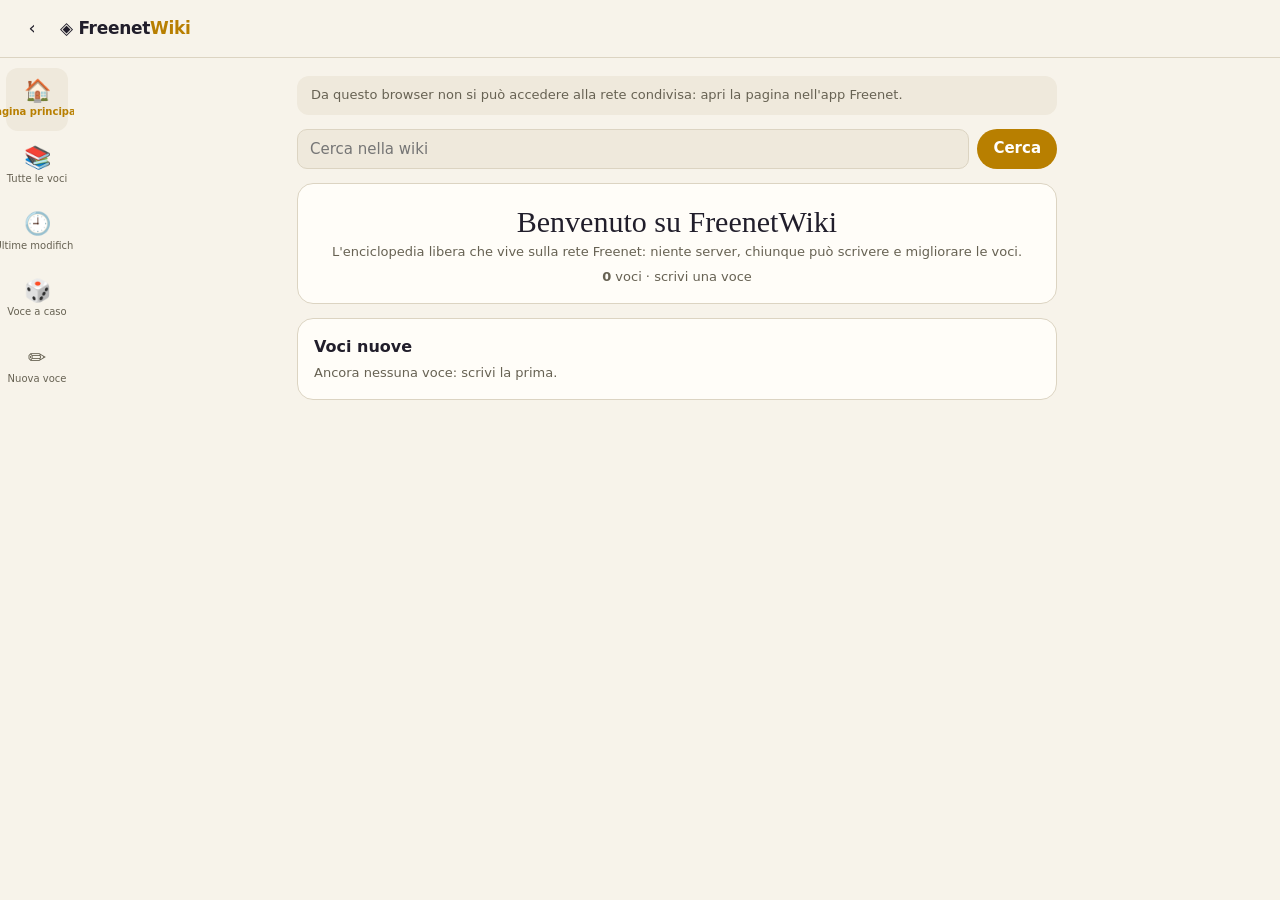
<file: app/src/main/assets/wiki.html>
<!DOCTYPE html>
<html lang="it">
<head>
<meta charset="UTF-8">
<meta name="viewport" content="width=device-width, initial-scale=1, viewport-fit=cover">
<title>FreenetWiki — Web Open Source⁠</title>
<link rel="stylesheet" href="web7.css">
<style>
.column { max-width: 760px; margin: auto; }
.search { display: flex; gap: 8px; margin-bottom: 14px; }
.search input, .field input, .field textarea { width: 100%; padding: 10px 12px; background: var(--panel2); border: 1px solid var(--line); border-radius: 10px; color: var(--text); min-width: 0; }
.field textarea { min-height: 320px; font-family: ui-monospace, monospace; font-size: 14px; resize: vertical; }
.field { display: block; margin-bottom: 12px; }
.field span { display: block; font-size: 13px; color: var(--muted); margin-bottom: 4px; }
.art-list a { display: block; padding: 10px 0; border-bottom: 1px solid var(--line); }
.art-list a b { display: block; }
.article h1 { font-family: Georgia, 'Times New Roman', serif; font-weight: 400; font-size: 30px; border-bottom: 1px solid var(--line); padding-bottom: 6px; margin-bottom: 6px; overflow-wrap: anywhere; }
.article h2 { font-family: Georgia, serif; font-weight: 400; font-size: 22px; border-bottom: 1px solid var(--line); margin: 20px 0 8px; padding-bottom: 3px; }
.article h3 { font-size: 17px; margin: 14px 0 6px; }
.article p { margin: 0 0 10px; line-height: 1.6; overflow-wrap: anywhere; }
.article ul { margin: 0 0 10px 22px; line-height: 1.6; }
.article a.wl { color: var(--accent); }
.article a.wl.new { color: var(--danger); }
.toc { display: inline-block; background: var(--panel2); border: 1px solid var(--line); border-radius: 8px; padding: 8px 14px; margin: 6px 0 12px; font-size: 14px; }
.toc b { display: block; margin-bottom: 4px; }
.tabs { display: flex; gap: 2px; border-bottom: 1px solid var(--line); margin-bottom: 12px; overflow-x: auto; }
.tabs a { padding: 8px 12px; color: var(--muted); white-space: nowrap; border-bottom: 2px solid transparent; }
.tabs a.on { color: var(--text); border-bottom-color: var(--accent); }
.rev { padding: 9px 0; border-bottom: 1px solid var(--line); display: flex; gap: 8px; align-items: center; flex-wrap: wrap; }
.help { font-size: 13px; color: var(--muted); line-height: 1.6; }
.help code { background: var(--panel2); padding: 1px 5px; border-radius: 4px; }
</style>
</head>
<body>
<header class="top">
  <a class="round" href="index.html" aria-label="Torna a Web Open Source⁠">‹</a>
  <a class="brand" href="#/home">◈ Freenet<b>Wiki</b></a>
  <span class="grow"></span>
</header>
<div class="shell">
  <nav class="side" id="side"></nav>
  <main class="content" id="app"></main>
</div>
<nav class="bottom" id="bottom"></nav>

<script src="fn-ws.js"></script>
<script src="fn-net.js"></script>
<script src="social.js"></script>
<script>
// Enciclopedia libera sulla rete Freenet: ogni voce è una bacheca di revisioni firmate,
// chiunque può migliorarla e vale l'ultima versione. La cronologia resta visibile a tutti.
const { esc, timeAgo } = FNet;
const { toast, offlineNotice, drawComments } = Social;
const INDEX = 'wiki:index';
const MAX_TEXT = 12000;
const NAV = [['#/home', '🏠', 'Pagina principale'], ['#/all', '📚', 'Tutte le voci'], ['#/recent', '🕘', 'Ultime modifiche'], ['#/random', '🎲', 'Voce a caso'], ['#/crea', '✏️', 'Nuova voce']];
const app = document.getElementById('app');
const slugOf = t => String(t).toLowerCase().normalize('NFD').replace(/[̀-ͯ]/g, '').replace(/[^a-z0-9]+/g, '-').replace(/^-|-$/g, '').slice(0, 60);
const topicOf = slug => 'wiki:a:' + slug;
let index = [];

async function loadIndex() {
  const list = await FNet.readItems(INDEX);
  // Una riga per voce: se due persone la creano insieme vale la prima.
  const bySlug = new Map();
  for (const it of list.filter(FNet.isVisible)) {
    const slug = slugOf(it.slug || it.title || '');
    if (slug && (!bySlug.has(slug) || it.created < bySlug.get(slug).created)) bySlug.set(slug, { ...it, slug });
  }
  index = [...bySlug.values()].sort((a, b) => String(a.title).localeCompare(String(b.title), 'it'));
  index.online = list.online;
  return index;
}
async function revisions(slug) {
  const msgs = await FNet.read(topicOf(slug));
  const revs = msgs.filter(m => m.k === 'rev' && typeof m.text === 'string').map(m => ({ ...m, text: m.text.slice(0, MAX_TEXT) }));
  revs.online = msgs.online;
  return revs;
}

// Testo della voce: == Titolo ==, === Sottotitolo ===, * elenco, '''grassetto''', ''corsivo'', [[Altra voce]].
function inline(text) {
  const known = new Set(index.map(a => a.slug));
  return esc(text)
    .replace(/'''(.+?)'''/g, '<b>$1</b>')
    .replace(/''(.+?)''/g, '<i>$1</i>')
    .replace(/\[\[([^\]|]{1,80})(?:\|([^\]]{1,80}))?\]\]/g, (_, target, label) => {
      const slug = slugOf(target);
      return `<a class="wl ${known.has(slug) ? '' : 'new'}" href="#/w/${slug}">${label || target}</a>`;
    });
}
function render(text) {
  const out = [], toc = [];
  let list = null, para = [];
  const flush = () => {
    if (para.length) { out.push(`<p>${inline(para.join(' '))}</p>`); para = []; }
    if (list) { out.push(`<ul>${list.map(li => `<li>${inline(li)}</li>`).join('')}</ul>`); list = null; }
  };
  for (const raw of text.split('\n')) {
    const line = raw.trim();
    let m;
    if ((m = line.match(/^(={2,3})\s*(.+?)\s*\1$/))) {
      flush();
      const level = m[1].length;
      const id = 'h-' + slugOf(m[2]);
      if (level === 2) toc.push([id, m[2]]);
      out.push(`<h${level} id="${id}">${inline(m[2])}</h${level}>`);
    } else if (line.startsWith('* ')) {
      if (para.length) { out.push(`<p>${inline(para.join(' '))}</p>`); para = []; }
      (list = list || []).push(line.slice(2));
    } else if (!line) flush();
    else { if (list) flush(); para.push(line); }
  }
  flush();
  const tocHtml = toc.length > 2 ? `<div class="toc"><b>Indice</b>${toc.map(([id, t], i) => `<div>${i + 1}. <a href="javascript:void(0)" onclick="document.getElementById('${id}').scrollIntoView()">${esc(t)}</a></div>`).join('')}</div>` : '';
  const first = out.findIndex(h => h.startsWith('<h'));
  if (first > 0) out.splice(first, 0, tocHtml); else if (tocHtml) out.unshift(tocHtml);
  return out.join('');
}

function searchBox(value) {
  return `<form class="search" onsubmit="event.preventDefault();location.hash='#/search/'+encodeURIComponent(this.q.value.trim())">
    <input name="q" placeholder="Cerca nella wiki" value="${esc(value || '')}" aria-label="Cerca"><button class="btn main">Cerca</button></form>`;
}
function listHtml(list, empty) {
  return list.length ? `<div class="art-list">${list.map(a => `<a href="#/w/${esc(a.slug)}"><b>${esc(a.title)}</b><span class="sub">${esc(a.summary || '')}</span></a>`).join('')}</div>` : `<p class="sub">${empty}</p>`;
}

async function viewHome() {
  await loadIndex();
  const latest = [...index].sort((a, b) => b.created - a.created).slice(0, 8);
  app.innerHTML = `<div class="column">${offlineNotice(index.online)}${searchBox()}
    <div class="panel" style="text-align:center;margin-bottom:14px"><h1 style="font-family:Georgia,serif;font-weight:400">Benvenuto su FreenetWiki</h1>
    <p class="sub">L'enciclopedia libera che vive sulla rete Freenet: niente server, chiunque può scrivere e migliorare le voci.</p>
    <p class="sub" style="margin-top:6px"><b>${index.length}</b> voci · <a href="#/crea">scrivi una voce</a></p></div>
    <div class="panel"><h2 style="margin-bottom:6px">Voci nuove</h2>${listHtml(latest, 'Ancora nessuna voce: scrivi la prima.')}</div></div>`;
}
async function viewAll() {
  await loadIndex();
  app.innerHTML = `<div class="column">${offlineNotice(index.online)}${searchBox()}<h2 style="margin-bottom:6px">Tutte le voci (${index.length})</h2>${listHtml(index, 'Ancora nessuna voce.')}</div>`;
}
async function viewSearch(q) {
  await loadIndex();
  const words = q.toLowerCase().split(/\s+/).filter(Boolean);
  const exact = index.find(a => a.slug === slugOf(q));
  const found = index.filter(a => words.every(w => (a.title + ' ' + (a.summary || '')).toLowerCase().includes(w)));
  app.innerHTML = `<div class="column">${searchBox(q)}
    ${exact ? '' : `<p style="margin-bottom:10px">La voce <b>${esc(q)}</b> non esiste. <a class="wl" href="#/edit/${esc(slugOf(q))}?t=${encodeURIComponent(q)}">Creala</a></p>`}
    ${listHtml(found, 'Nessun risultato.')}</div>`;
}
async function viewRecent() {
  await loadIndex();
  app.innerHTML = `<div class="column"><h2 style="margin-bottom:6px">Ultime modifiche</h2><div id="recent"><p class="sub">Leggo dalla rete…</p></div></div>`;
  const rows = [];
  for (const a of [...index].sort((x, y) => (y.updated || y.created) - (x.updated || x.created)).slice(0, 15)) {
    const revs = await revisions(a.slug);
    for (const r of revs.slice(-3)) rows.push({ a, r });
  }
  rows.sort((x, y) => y.r.time - x.r.time);
  const box = document.getElementById('recent');
  if (box) box.innerHTML = rows.length ? rows.slice(0, 40).map(({ a, r }) => `<div class="rev"><a href="#/w/${esc(a.slug)}"><b>${esc(a.title)}</b></a><span class="sub">${esc(r.name)} · ${esc(timeAgo(r.time))}${r.note ? ' · ' + esc(r.note) : ''}</span></div>`).join('') : '<p class="sub">Nessuna modifica.</p>';
}
function tabs(slug, on) {
  const t = [['w', 'Voce'], ['talk', 'Discussione'], ['edit', 'Modifica'], ['history', 'Cronologia']];
  return `<div class="tabs">${t.map(([k, l]) => `<a class="${k === on ? 'on' : ''}" href="#/${k}/${esc(slug)}">${l}</a>`).join('')}</div>`;
}
async function viewArticle(slug, revId) {
  await loadIndex();
  const meta = index.find(a => a.slug === slug);
  const revs = await revisions(slug);
  const rev = revId ? revs.find(r => r.id === revId) : revs[revs.length - 1];
  if (!rev) {
    app.innerHTML = `<div class="column">${searchBox()}<div class="empty"><div>📖</div><h2>Questa voce non esiste ancora</h2><p>Puoi essere il primo a scriverla.</p><a class="btn main" href="#/edit/${esc(slug)}">Crea la voce</a></div></div>`;
    return;
  }
  const title = rev.title || (meta && meta.title) || slug;
  app.innerHTML = `<div class="column">${offlineNotice(revs.online)}${tabs(slug, 'w')}<article class="article"><h1>${esc(title)}</h1>
    <p class="sub" style="margin-bottom:12px">${revId ? `Versione vecchia del ${esc(new Date(rev.time).toLocaleString('it-IT'))} · <a href="#/w/${esc(slug)}">vai all'ultima</a>` : `Ultima modifica di ${esc(rev.name)}, ${esc(timeAgo(rev.time))}`}</p>
    ${render(rev.text)}</article></div>`;
}
async function viewEdit(slug, suggested) {
  await loadIndex();
  const revs = await revisions(slug);
  const last = revs[revs.length - 1];
  const meta = index.find(a => a.slug === slug);
  const title = (last && last.title) || (meta && meta.title) || suggested || '';
  app.innerHTML = `<div class="column">${slug ? tabs(slug, 'edit') : '<h2 style="margin-bottom:10px">Nuova voce</h2>'}
    <form class="panel" onsubmit="event.preventDefault();saveArticle(this,${esc(JSON.stringify(slug))})">
    <label class="field"><span>Titolo</span><input name="title" maxlength="80" required value="${esc(title)}" ${last ? 'readonly' : ''}></label>
    <label class="field"><span>Testo</span><textarea name="text" maxlength="${MAX_TEXT}" required>${esc(last ? last.text : '')}</textarea></label>
    <label class="field"><span>Oggetto della modifica</span><input name="note" maxlength="120" placeholder="Per esempio: aggiunta la sezione Storia"></label>
    <p class="help">Formattazione: <code>== Sezione ==</code>, <code>=== Sottosezione ===</code>, <code>* elenco</code>, <code>'''grassetto'''</code>, <code>''corsivo''</code>, <code>[[Altra voce]]</code>. Scrivi solo contenuti educativi e verificabili.</p>
    <div class="row" style="margin-top:10px"><span class="grow sub" id="state"></span><button class="btn main">Salva sulla rete</button></div></form></div>`;
}
async function saveArticle(form, slug) {
  const state = document.getElementById('state');
  const button = form.querySelector('button');
  const title = form.title.value.trim();
  const text = form.text.value.trim();
  slug = slug || slugOf(title);
  if (!slug) { state.textContent = 'Scrivi un titolo'; return; }
  button.disabled = true;
  state.textContent = 'Salvo la voce…';
  try {
    const summary = text.replace(/^=.*$/gm, '').replace(/\[\[([^\]|]*)(?:\|([^\]]*))?\]\]/g, (_, a, b) => b || a).replace(/'{2,3}/g, '').replace(/\s+/g, ' ').trim().slice(0, 140);
    const r = await FNet.post(topicOf(slug), 'rev', { title, text, note: form.note.value.trim() });
    if (!index.some(a => a.slug === slug)) await FNet.saveItem(INDEX, 'w' + slug.replace(/-/g, '_').slice(0, 40), { title, slug, summary, vis: 'public' });
    toast(r.queued ? 'Salvata: partirà quando il nodo risponde' : 'Voce salvata');
    location.hash = '#/w/' + slug;
  } catch (e) {
    state.textContent = 'Non salvata: ' + e.message;
    button.disabled = false;
  }
}
async function viewHistory(slug) {
  const revs = await revisions(slug);
  app.innerHTML = `<div class="column">${tabs(slug, 'history')}<h2 style="margin-bottom:6px">Cronologia</h2>
    ${revs.length ? [...revs].reverse().map((r, i) => `<div class="rev"><a href="#/w/${esc(slug)}/${esc(r.id)}">${esc(new Date(r.time).toLocaleString('it-IT'))}</a>
      <span class="sub"><b>${esc(r.name)}</b> · ${r.text.length} caratteri${r.note ? ' · ' + esc(r.note) : ''}${i === 0 ? ' · attuale' : ''}</span></div>`).join('') : '<p class="sub">Nessuna versione.</p>'}</div>`;
}
async function viewTalk(slug) {
  app.innerHTML = `<div class="column">${tabs(slug, 'talk')}<h2 style="margin-bottom:6px">Discussione</h2><p class="sub">Proponi correzioni e fonti prima di cambiare la voce.</p><div class="panel" data-comments id="talk"></div></div>`;
  drawComments(document.getElementById('talk'), 'wiki_' + slug.replace(/-/g, '_'));
}
async function viewRandom() {
  await loadIndex();
  if (!index.length) { location.hash = '#/home'; return; }
  location.replace('#/w/' + index[Math.floor(Math.random() * index.length)].slug);
}

function drawChrome() {
  const route = location.hash || '#/home';
  const entry = ([hash, icon, label]) => `<a class="nav-item ${route.startsWith(hash) ? 'on' : ''}" href="${hash}"><span>${icon}</span><span>${label}</span></a>`;
  document.getElementById('side').innerHTML = NAV.map(entry).join('');
  document.getElementById('bottom').innerHTML = NAV.map(entry).join('');
}
async function route() {
  const [, page, a = '', b = ''] = (location.hash || '#/home').split('?')[0].match(/^#\/([a-z]+)\/?([^/]*)\/?(.*)$/) || [null, 'home'];
  const q = new URLSearchParams((location.hash.split('?')[1]) || '');
  const slug = slugOf(decodeURIComponent(a));
  drawChrome();
  try {
    if (page === 'all') await viewAll();
    else if (page === 'recent') await viewRecent();
    else if (page === 'random') await viewRandom();
    else if (page === 'search') await viewSearch(decodeURIComponent(a));
    else if (page === 'crea') await viewEdit('', '');
    else if (page === 'edit') await viewEdit(slug, q.get('t') || '');
    else if (page === 'history') await viewHistory(slug);
    else if (page === 'talk') await viewTalk(slug);
    else if (page === 'w' && slug) await viewArticle(slug, b);
    else await viewHome();
  } catch (e) {
    app.innerHTML = `<div class="empty"><div>⚠️</div><h2>Qualcosa non ha funzionato</h2><p>${esc(e.message)}</p></div>`;
  }
}
addEventListener('hashchange', route);
route();
</script>
</body>
</html>
</file>
<file: app/src/main/assets/fn-theme.css>
/* Freenet Web 7.0 — design tokens e stili comuni */
:root {
  --bg:     #0d1b2a;
  --bg2:    #112240;
  --bg3:    #1a3358;
  --accent: #0a84ff;
  --red:    #e53935;
  --green:  #00c896;
  --warn:   #ff9f0a;
  --danger: #ff453a;
  --text:   #e8edf4;
  --text2:  #8fa8c8;
  --border: #1e3a5f;
  --r:      10px;
}

:root[data-theme="light"] {
  --bg: #f4f6fa; --bg2: #ffffff; --bg3: #e6ebf3; --accent: #0066d6; --red: #c62828; --green: #00876a;
  --warn: #b86e00; --danger: #c62828; --text: #14202e; --text2: #4d617a; --border: #cfd8e5;
}
* { box-sizing: border-box; margin: 0; padding: 0; }
body { background: var(--bg); color: var(--text); font-family: 'Segoe UI', system-ui, sans-serif; }

/* ── SCROLLBAR ── */
::-webkit-scrollbar { width: 6px; height: 6px; }
::-webkit-scrollbar-track { background: var(--bg2); }
::-webkit-scrollbar-thumb { background: var(--bg3); border-radius: 3px; }
::-webkit-scrollbar-thumb:hover { background: var(--accent); }

/* ── TOPBAR comune ── */
.fn-topbar {
  display: flex; align-items: center; gap: 10px;
  padding: 9px 18px; background: var(--bg2);
  border-bottom: 1px solid var(--border); position: sticky; top: 0; z-index: 100;
}
.fn-logo { display: flex; align-items: center; gap: 8px; text-decoration: none; color: var(--text); flex-shrink: 0; }
.fn-logo-icon { width: 30px; height: 30px; border-radius: 8px; display: flex; align-items: center; justify-content: center; font-size: 14px; font-weight: 900; }
.fn-logo-name { font-weight: 700; font-size: 15px; }

/* ── BOTTONI ── */
.btn { padding: 7px 16px; border-radius: 8px; border: none; font-size: 13px; font-weight: 600; cursor: pointer; transition: opacity .15s; }
.btn:hover { opacity: .85; }
.btn-primary { background: var(--accent); color: #fff; }
.btn-red     { background: var(--red);    color: #fff; }
.btn-ghost   { background: transparent; border: 1px solid var(--border); color: var(--text2); }
.btn-ghost:hover { border-color: var(--accent); color: var(--accent); }

/* ── CARD ── */
.fn-card { background: var(--bg2); border: 1px solid var(--border); border-radius: var(--r); padding: 16px 20px; }

/* ── BADGE ── */
.badge { padding: 2px 7px; border-radius: 10px; font-size: 10px; font-weight: 700; }
.badge-danger { background: #ff453a22; color: var(--danger); border: 1px solid var(--danger); }
.badge-warn   { background: #ff9f0a22; color: var(--warn);   border: 1px solid var(--warn); }
.badge-info   { background: #0a84ff22; color: var(--accent); border: 1px solid var(--accent); }
.badge-ok     { background: #00c89622; color: var(--green);  border: 1px solid var(--green); }

/* ── MODAL ── */
.fn-modal-bg { position: fixed; inset: 0; background: #00000088; backdrop-filter: blur(4px); display: none; align-items: center; justify-content: center; z-index: 999; }
.fn-modal-bg.open { display: flex; }
.fn-modal { background: var(--bg2); border: 1px solid var(--border); border-radius: 20px; padding: 32px 36px; width: 100%; max-width: 370px; text-align: center; position: relative; }
.fn-modal-close { position: absolute; top: 10px; right: 12px; background: none; border: none; font-size: 16px; color: var(--text2); cursor: pointer; }
.fn-field { margin-bottom: 11px; text-align: left; }
.fn-field label { font-size: 11px; color: var(--text2); display: block; margin-bottom: 3px; }
.fn-field input { width: 100%; padding: 9px 12px; border-radius: var(--r); background: var(--bg3); border: 1px solid var(--border); color: var(--text); font-size: 13px; outline: none; }
.fn-field input:focus { border-color: var(--accent); }
.fn-err { font-size: 11px; color: var(--danger); margin-top: 3px; display: none; }
</file>
<file: app/src/main/assets/web7.css>
/* Design Web 7.0: inchiostro e ambra, disegnato per il telefono e poi allargato. */
:root {
  --bg: #141418; --panel: #1c1c22; --panel2: #29292f; --line: #36363e;
  --text: #f3efe6; --muted: #b5afa3; --accent: #f5b301; --on-accent: #1a1405;
  --teal: #38c7b4; --danger: #ff6b5e; --radius: 16px; --nav-h: 60px; --top-h: 58px;
}
:root[data-theme="light"] {
  --bg: #f7f3ea; --panel: #fffdf8; --panel2: #efe9dc; --line: #dcd4c2;
  --text: #211e2b; --muted: #676253; --accent: #b87f00; --on-accent: #fff; --teal: #0f8a7a; --danger: #c93a2e;
}
* { box-sizing: border-box; -webkit-tap-highlight-color: transparent; }
html, body { margin: 0; min-height: 100%; }
body { background: var(--bg); color: var(--text); font: 15px/1.45 system-ui, 'Segoe UI', Roboto, sans-serif; overflow-x: hidden; }
a { color: inherit; text-decoration: none; }
button, input, select, textarea { font: inherit; color: inherit; }
button { cursor: pointer; border: 0; background: none; }
img, video, canvas { max-width: 100%; display: block; }
h1, h2, h3, p { margin: 0; }
:focus-visible { outline: 2px solid var(--accent); outline-offset: 2px; }

.top { position: sticky; top: 0; z-index: 20; height: var(--top-h); display: flex; align-items: center; gap: 8px; padding: 0 12px; background: var(--bg); border-bottom: 1px solid var(--line); }
.brand { font-weight: 800; font-size: 17px; letter-spacing: -.3px; white-space: nowrap; flex-shrink: 0; }
.brand b { color: var(--accent); }
.search { flex: 1; min-width: 0; display: flex; }
.crea { display: inline-flex; align-items: center; gap: 6px; height: 40px; padding: 0 14px; border-radius: 20px; background: var(--panel2); font-weight: 600; flex-shrink: 0; white-space: nowrap; }
.crea:hover { filter: brightness(1.15); }
@media (max-width: 699px) { .only-wide { display: none !important; } }
.search input { flex: 1; min-width: 0; height: 40px; padding: 0 14px; background: var(--panel2); border: 1px solid transparent; border-radius: 20px; outline: none; }
.search input:focus { border-color: var(--accent); }
.round { width: 40px; height: 40px; border-radius: 50%; display: inline-flex; align-items: center; justify-content: center; font-size: 18px; flex-shrink: 0; }
.round:hover { background: var(--panel2); }
.avatar { width: 36px; height: 36px; border-radius: 50%; flex-shrink: 0; object-fit: cover; display: inline-flex; align-items: center; justify-content: center; font-weight: 800; color: #1a1405; background: var(--accent); overflow: hidden; }
.avatar.big { width: 76px; height: 76px; font-size: 30px; }

.shell { display: flex; }
.side { display: none; }
.content { flex: 1; min-width: 0; padding: 14px 12px calc(var(--nav-h) + 24px); max-width: 1500px; margin: 0 auto; }
.bottom { position: fixed; left: 0; right: 0; bottom: 0; z-index: 20; height: var(--nav-h); display: flex; background: var(--panel); border-top: 1px solid var(--line); padding-bottom: env(safe-area-inset-bottom); }
.nav-item { flex: 1; min-width: 0; display: flex; flex-direction: column; align-items: center; justify-content: center; gap: 2px; font-size: 11px; color: var(--muted); white-space: nowrap; }
.nav-item span:first-child { font-size: 20px; line-height: 1.1; }
.nav-item.on { color: var(--accent); font-weight: 700; }

.btn { display: inline-flex; align-items: center; justify-content: center; gap: 6px; min-height: 40px; padding: 8px 16px; border-radius: 20px; background: var(--panel2); font-weight: 600; white-space: nowrap; }
.btn:hover { filter: brightness(1.12); }
.btn.main { background: var(--accent); color: var(--on-accent); }
.btn.on { background: var(--teal); color: #06231f; }
.btn.danger { color: var(--danger); }
.btn:disabled { opacity: .5; cursor: default; }
.chips { display: flex; gap: 8px; overflow-x: auto; padding-bottom: 10px; margin-bottom: 8px; scrollbar-width: none; }
.chips::-webkit-scrollbar { display: none; }
.chip { flex-shrink: 0; padding: 7px 14px; border-radius: 18px; background: var(--panel2); font-size: 14px; font-weight: 600; }
.chip.on { background: var(--accent); color: var(--on-accent); }

.grid { display: grid; grid-template-columns: 1fr; gap: 18px; }
@media (min-width: 560px) { .grid { grid-template-columns: repeat(2, 1fr); } }
@media (min-width: 1000px) { .grid { grid-template-columns: repeat(3, 1fr); } }
@media (min-width: 1400px) { .grid { grid-template-columns: repeat(4, 1fr); } }
.card { display: block; min-width: 0; cursor: pointer; }
.thumb { position: relative; aspect-ratio: 16/10; border-radius: var(--radius); overflow: hidden; background: linear-gradient(135deg, #3a3350, #1f4a4c); display: flex; align-items: center; justify-content: center; font-size: 34px; }
.thumb img { width: 100%; height: 100%; object-fit: cover; }
.badge { position: absolute; right: 8px; bottom: 8px; padding: 1px 7px; border-radius: 8px; background: rgba(0,0,0,.78); color: #fff; font-size: 12px; font-weight: 600; }
.badge.live { left: 8px; right: auto; background: var(--danger); }
.meta { display: flex; gap: 10px; padding-top: 10px; }
.meta h3 { font-size: 15px; font-weight: 700; display: -webkit-box; -webkit-line-clamp: 2; -webkit-box-orient: vertical; overflow: hidden; overflow-wrap: anywhere; }
.sub { color: var(--muted); font-size: 13px; overflow-wrap: anywhere; }
.empty { text-align: center; padding: 56px 16px; color: var(--muted); }
.empty div:first-child { font-size: 52px; margin-bottom: 10px; }
.empty h2 { color: var(--text); font-size: 19px; margin-bottom: 6px; }
.empty .btn { margin-top: 16px; }
.notice { background: var(--panel2); border-radius: 12px; padding: 10px 14px; margin-bottom: 14px; font-size: 13px; color: var(--muted); }
.panel { background: var(--panel); border: 1px solid var(--line); border-radius: var(--radius); padding: 16px; margin-bottom: 14px; min-width: 0; }
.panel h2 { font-size: 16px; margin-bottom: 12px; }
.field { display: block; margin-bottom: 14px; }
.field > span { display: block; font-size: 13px; color: var(--muted); margin-bottom: 5px; }
.field input:not([type=checkbox]), .field textarea, .field select { width: 100%; padding: 10px 12px; background: var(--panel2); border: 1px solid var(--line); border-radius: 10px; outline: none; }
.field textarea { min-height: 96px; resize: vertical; }
.field input:focus, .field textarea:focus, .field select:focus { border-color: var(--accent); }
.row { display: flex; align-items: center; gap: 10px; min-width: 0; }
.row.wrap { flex-wrap: wrap; }
.grow { flex: 1; min-width: 0; }
.switch { display: flex; align-items: center; justify-content: space-between; gap: 12px; padding: 10px 0; border-top: 1px solid var(--line); }
.switch:first-of-type { border-top: 0; }
.switch input { width: 22px; height: 22px; accent-color: var(--accent); flex-shrink: 0; }
.bar { height: 8px; background: var(--panel2); border-radius: 4px; overflow: hidden; }
.bar i { display: block; height: 100%; width: 0; background: var(--accent); transition: width .2s; }
.toast { position: fixed; left: 50%; bottom: calc(var(--nav-h) + 16px); transform: translateX(-50%); max-width: calc(100% - 32px); background: var(--text); color: var(--bg); padding: 10px 16px; border-radius: 12px; z-index: 50; font-size: 14px; }
.stats { display: grid; grid-template-columns: repeat(2, 1fr); gap: 10px; margin-bottom: 14px; }
@media (min-width: 700px) { .stats { grid-template-columns: repeat(5, 1fr); } }
.stat { background: var(--panel); border: 1px solid var(--line); border-radius: 14px; padding: 14px; }
.stat b { display: block; font-size: 24px; }

@media (min-width: 900px) {
  .side { display: block; width: 74px; flex-shrink: 0; position: sticky; top: var(--top-h); height: calc(100vh - var(--top-h)); padding: 10px 6px; overflow-y: auto; }
  .side .nav-item { flex: none; padding: 11px 0; font-size: 10px; border-radius: 12px; margin-bottom: 4px; }
  .side .nav-item span:first-child { font-size: 22px; }
  .side .nav-item.on { background: var(--panel2); }
  body.wide-nav .side { width: 210px; }
  body.wide-nav .side .nav-item { flex-direction: row; justify-content: flex-start; gap: 12px; padding: 10px 14px; font-size: 14px; }
  .bottom { display: none; }
  .content { padding: 18px 22px 40px; }
  .toast { bottom: 24px; }
}

/* Telefoni piccoli: tutto un po' più compatto. */
@media (max-width: 420px) {
  body { font-size: 14px; }
  :root { --top-h: 52px; --nav-h: 56px; --radius: 14px; }
  .top { gap: 6px; padding: 0 8px; }
  .brand { font-size: 15px; }
  .round { width: 36px; height: 36px; font-size: 16px; }
  .crea { height: 36px; padding: 0 10px; }
  .search input { height: 36px; padding: 0 12px; }
  .avatar { width: 32px; height: 32px; }
  .avatar.big { width: 64px; height: 64px; font-size: 26px; }
  .content { padding: 10px 10px calc(var(--nav-h) + 20px); }
  .btn { min-height: 36px; padding: 6px 12px; font-size: 14px; }
  .chip { padding: 6px 12px; font-size: 13px; }
  .grid { gap: 14px; }
  .meta h3 { font-size: 14px; }
  .sub { font-size: 12px; }
  .panel { padding: 12px; }
  .nav-item { font-size: 10px; }
  .nav-item span:first-child { font-size: 18px; }
}

/* Immagine che non corrisponde a quella pubblicata: non si mostra, si avvisa. */
img.unverified { display: none; }
.bad-note { padding: 28px 14px; text-align: center; background: var(--panel2); color: var(--danger); font-size: 13px; font-weight: 600; }
</file>
